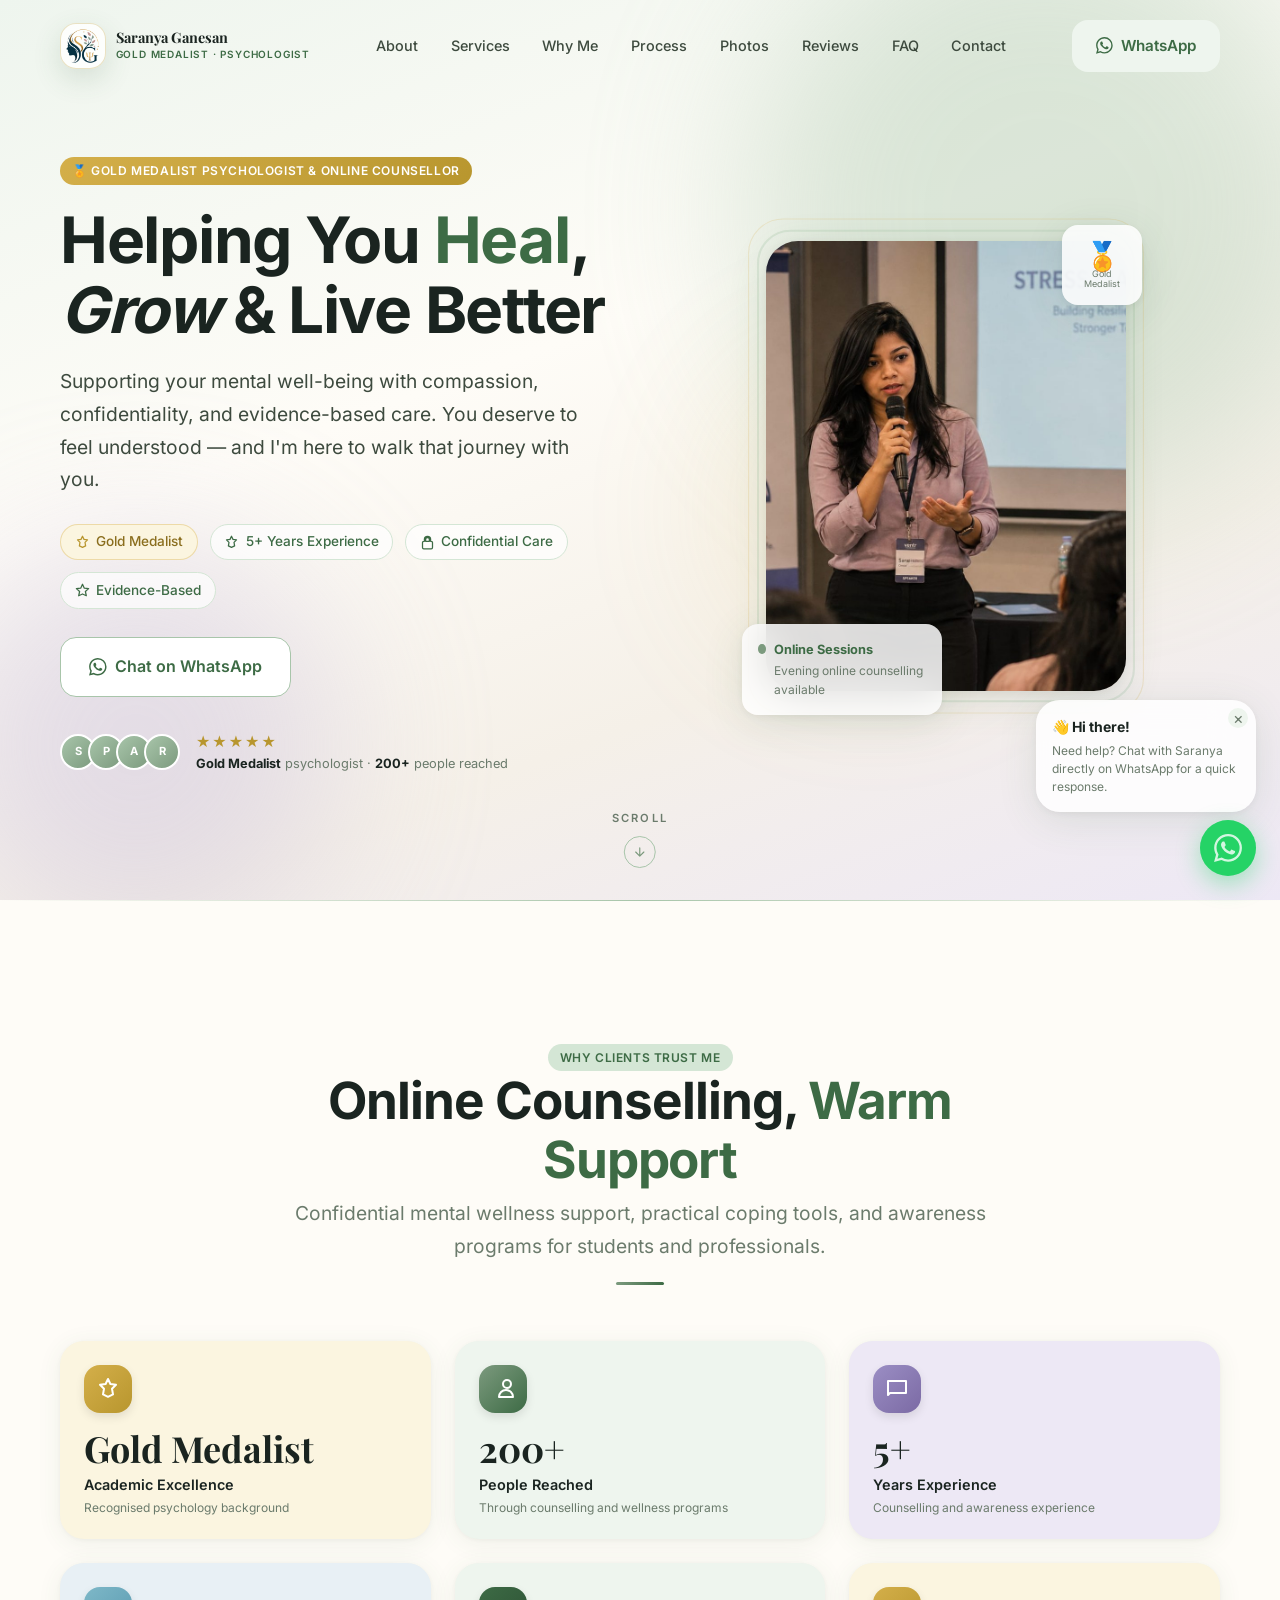
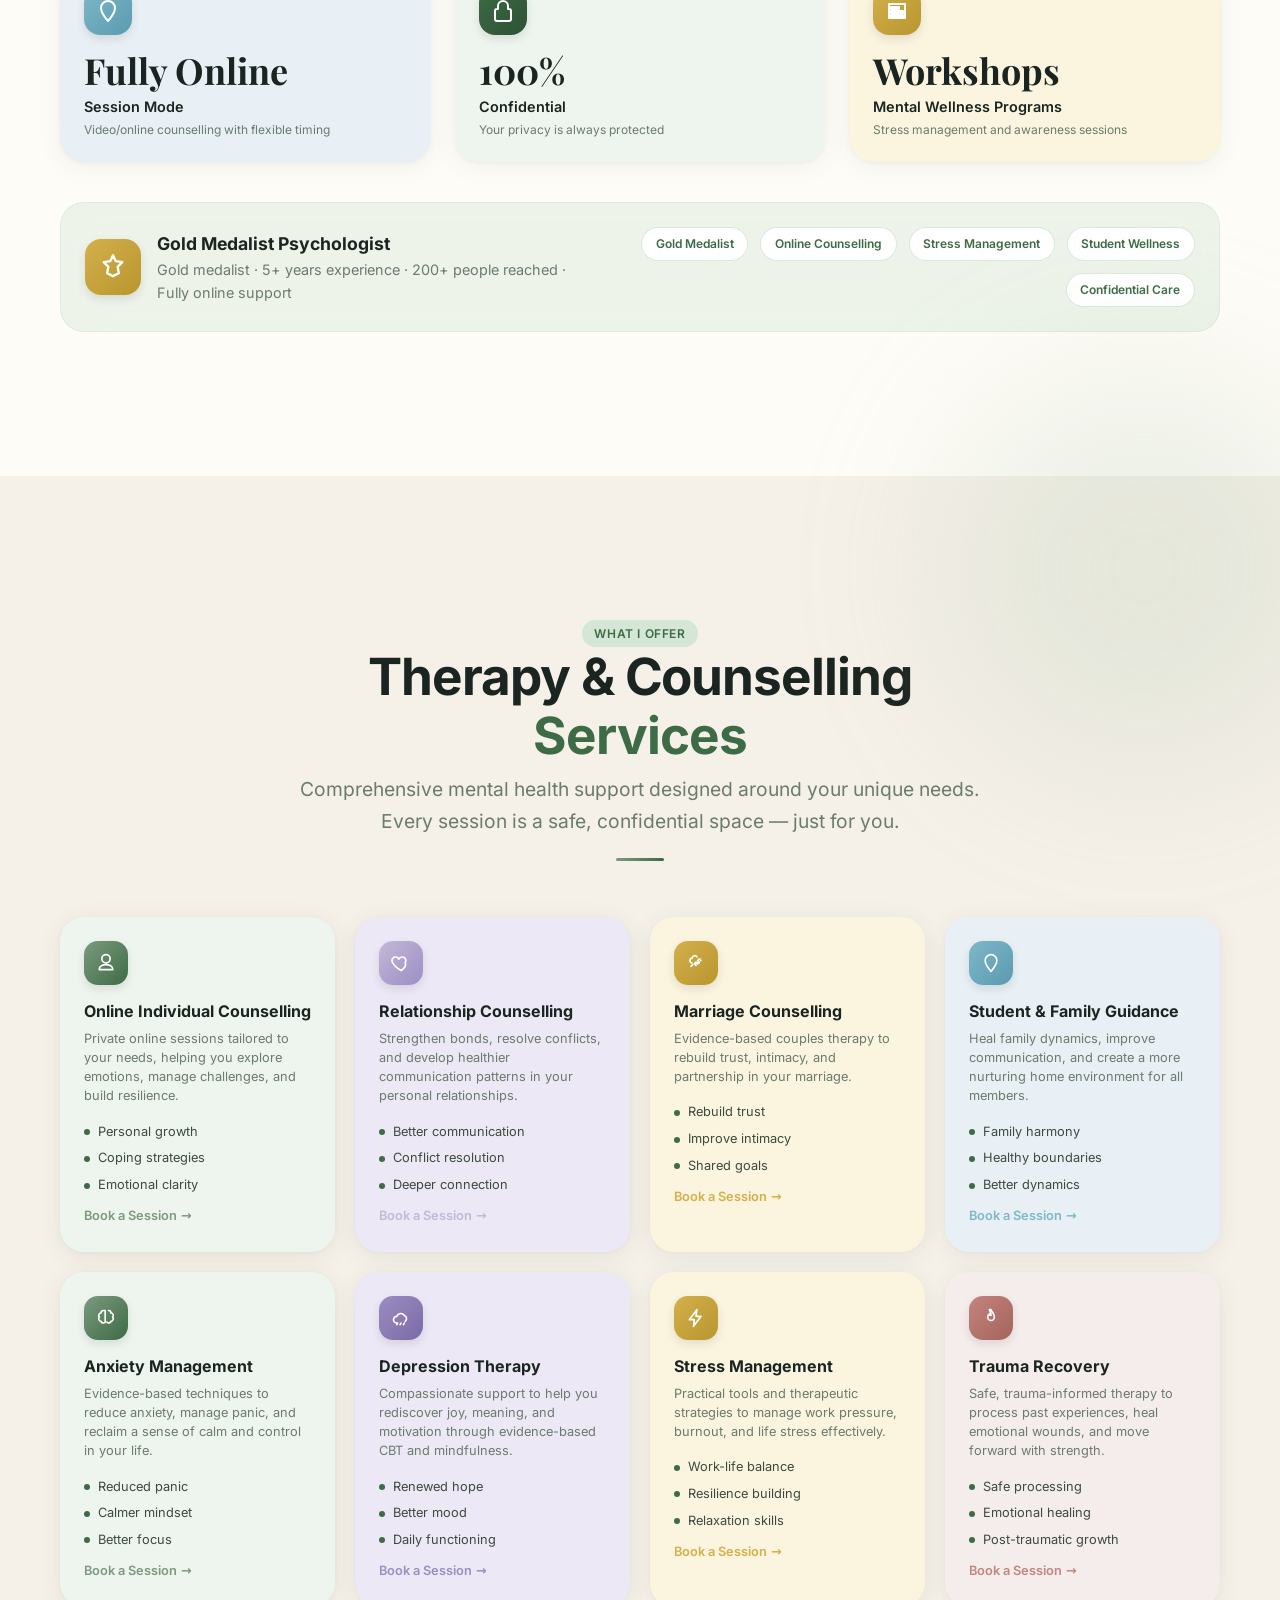
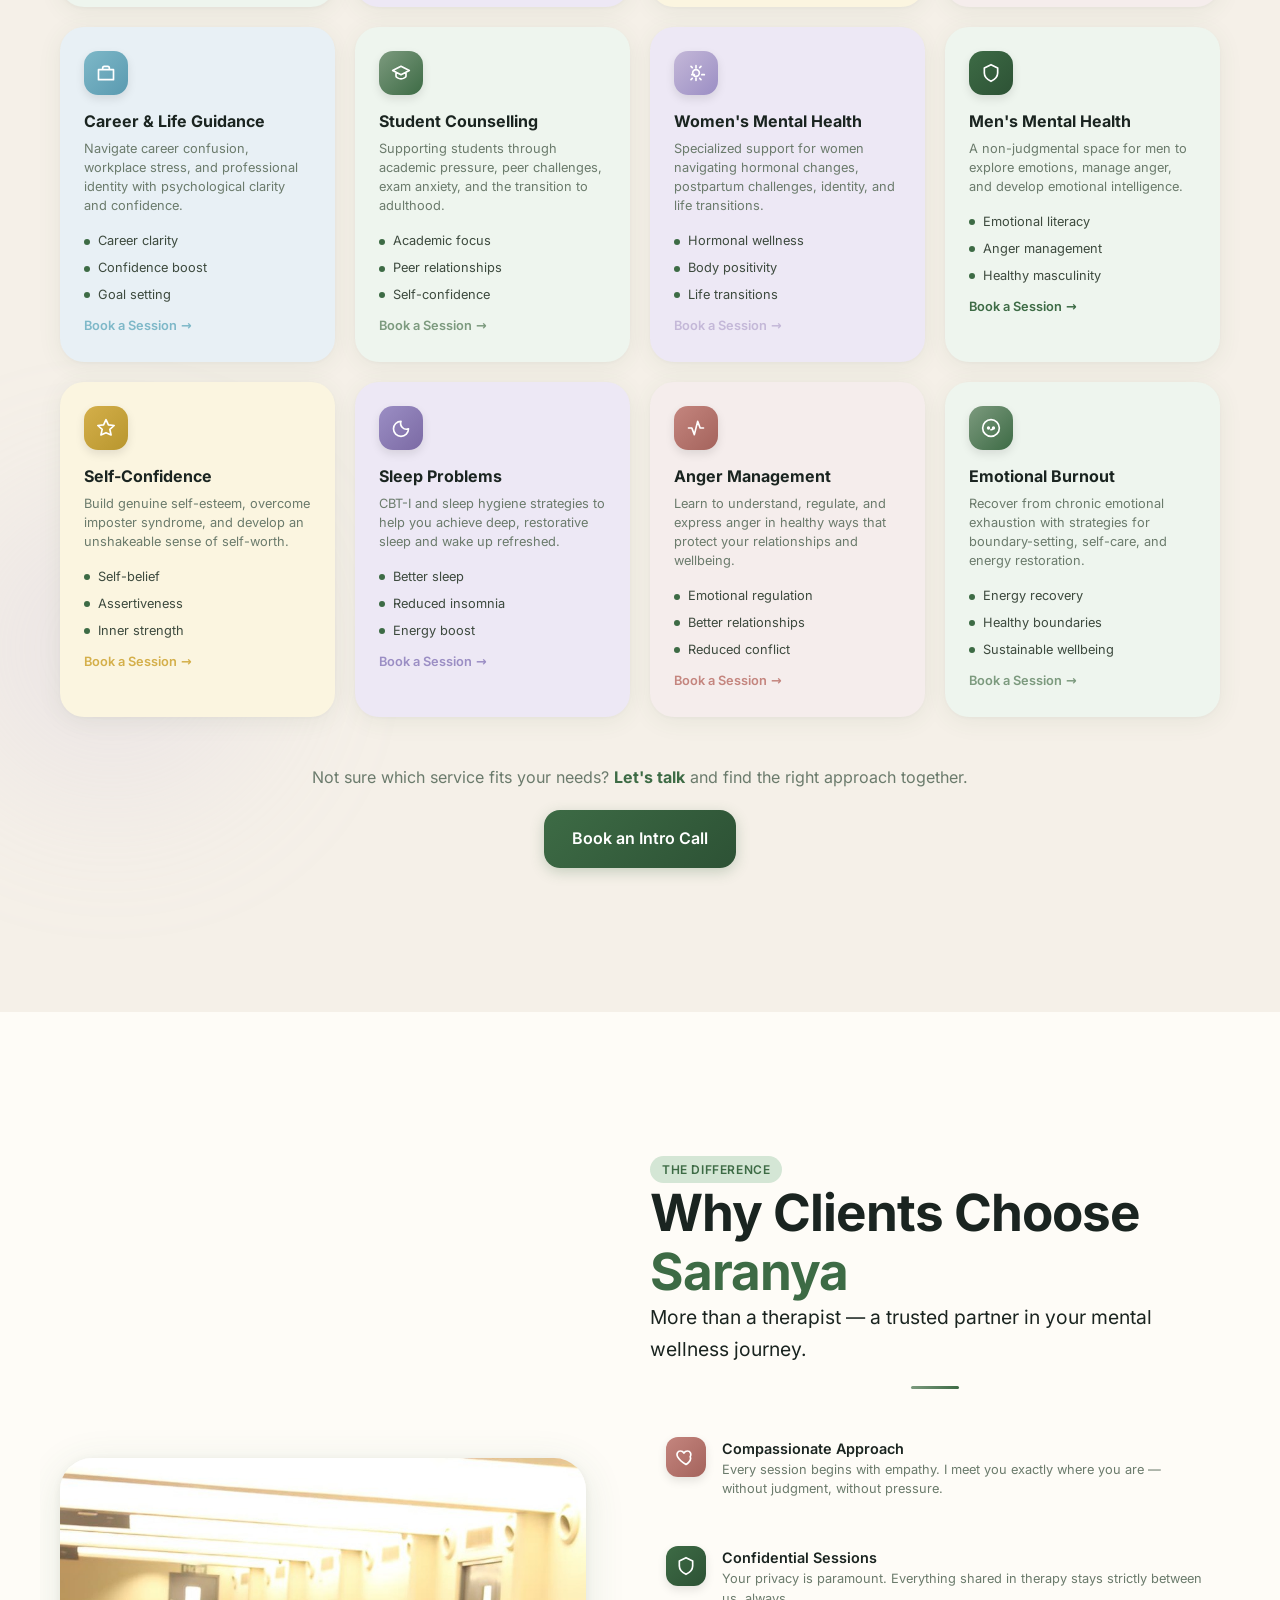
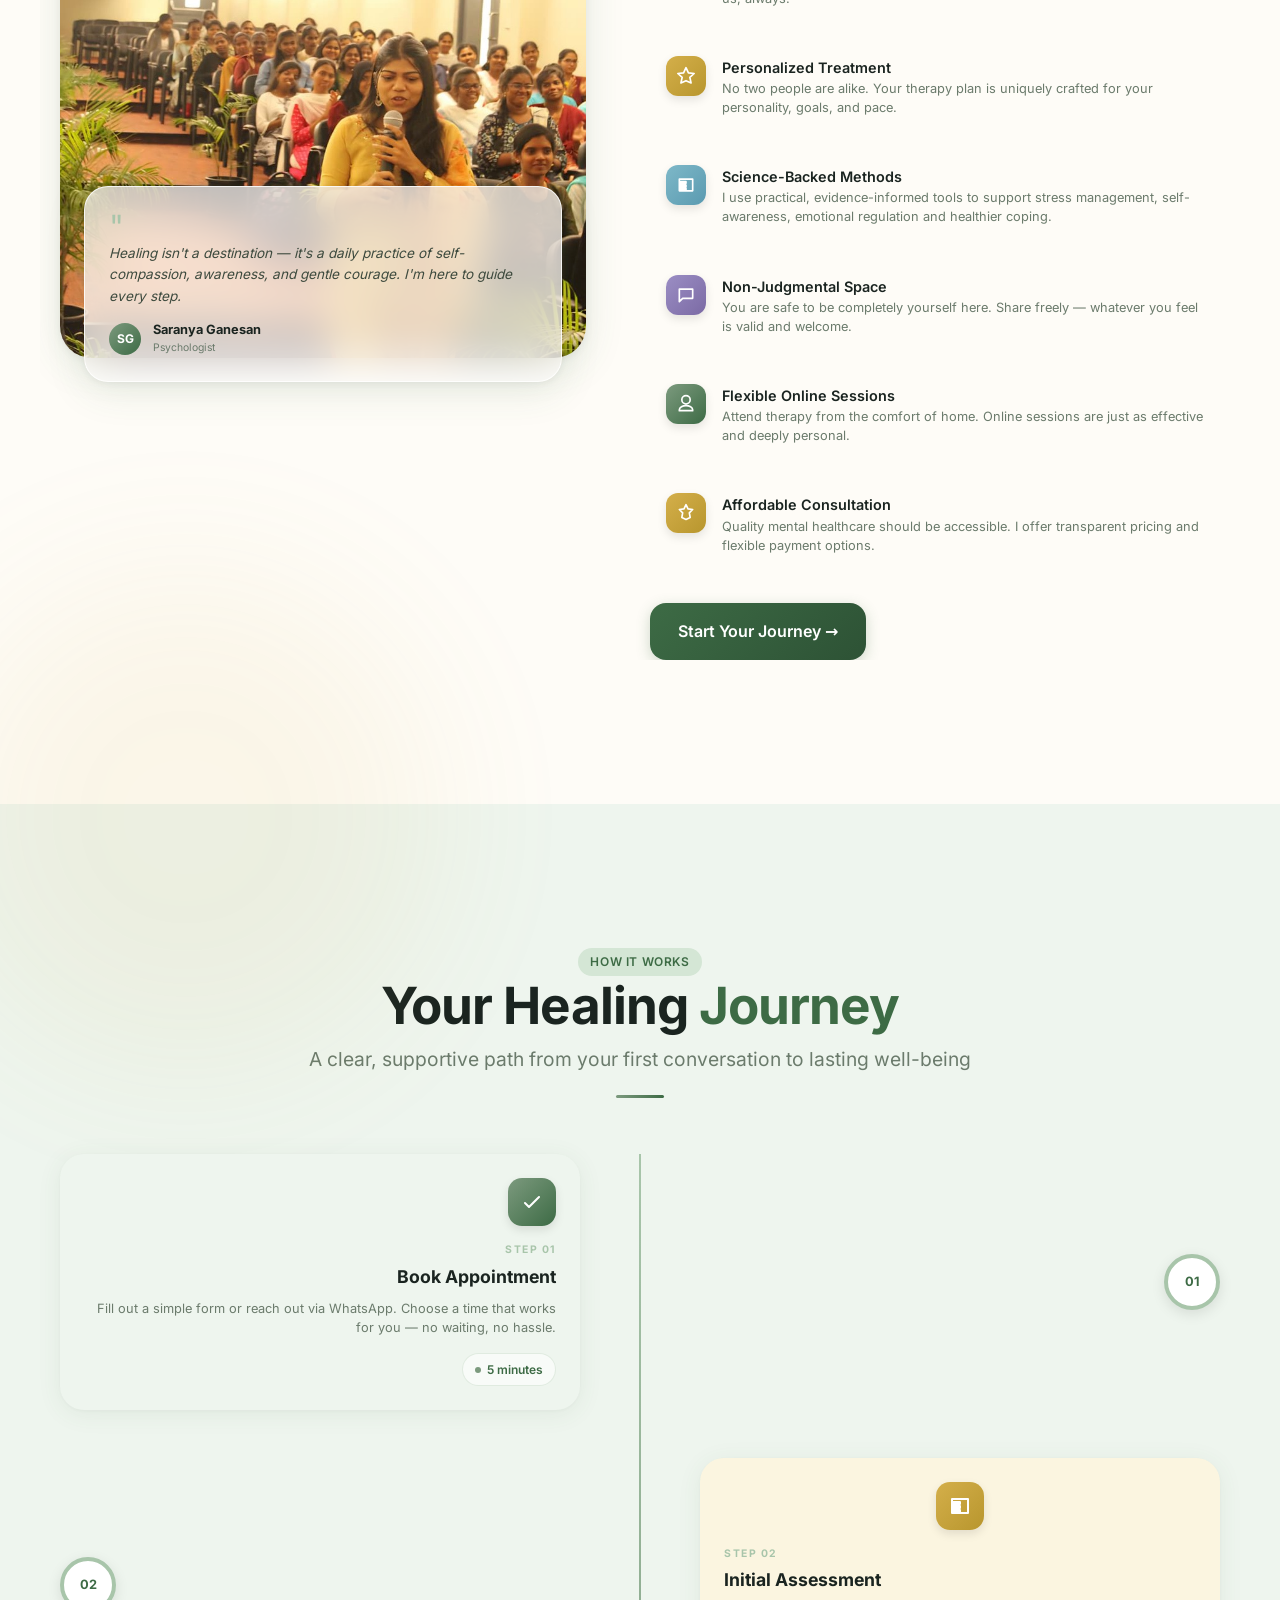
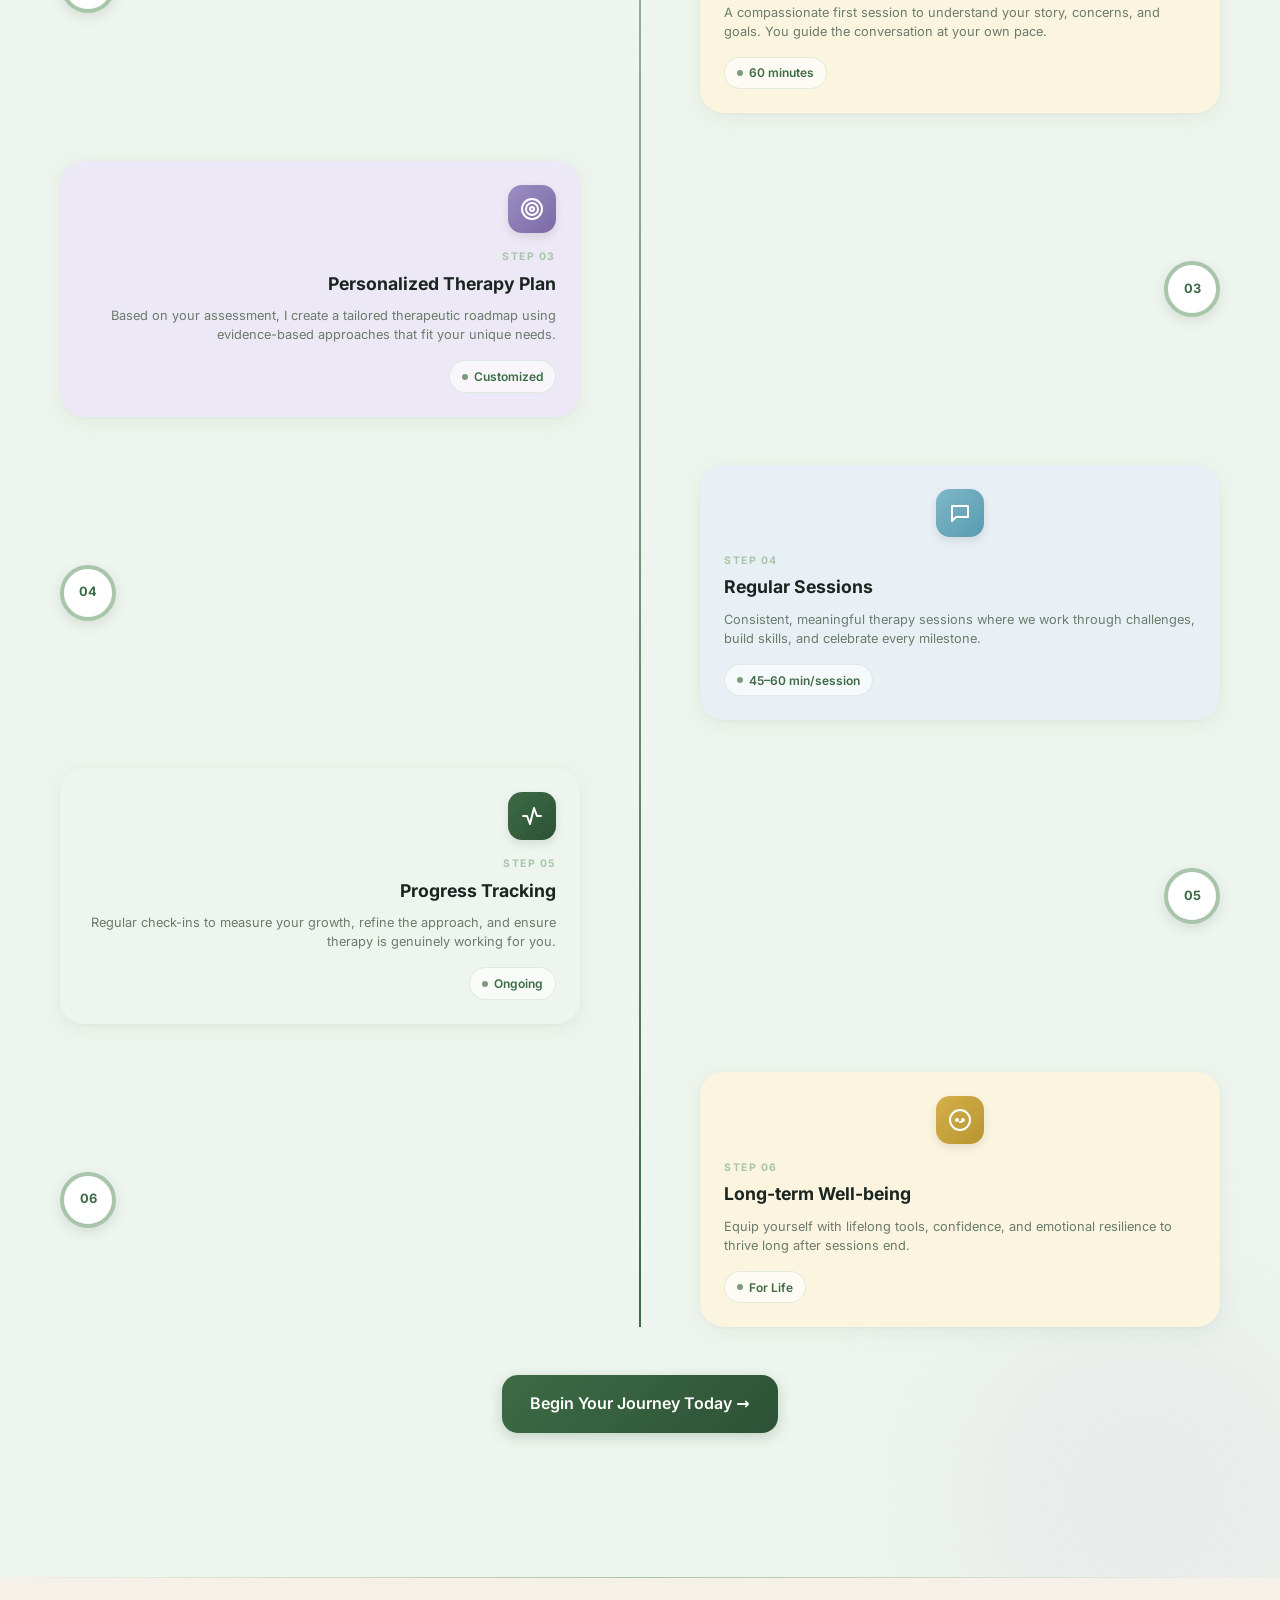
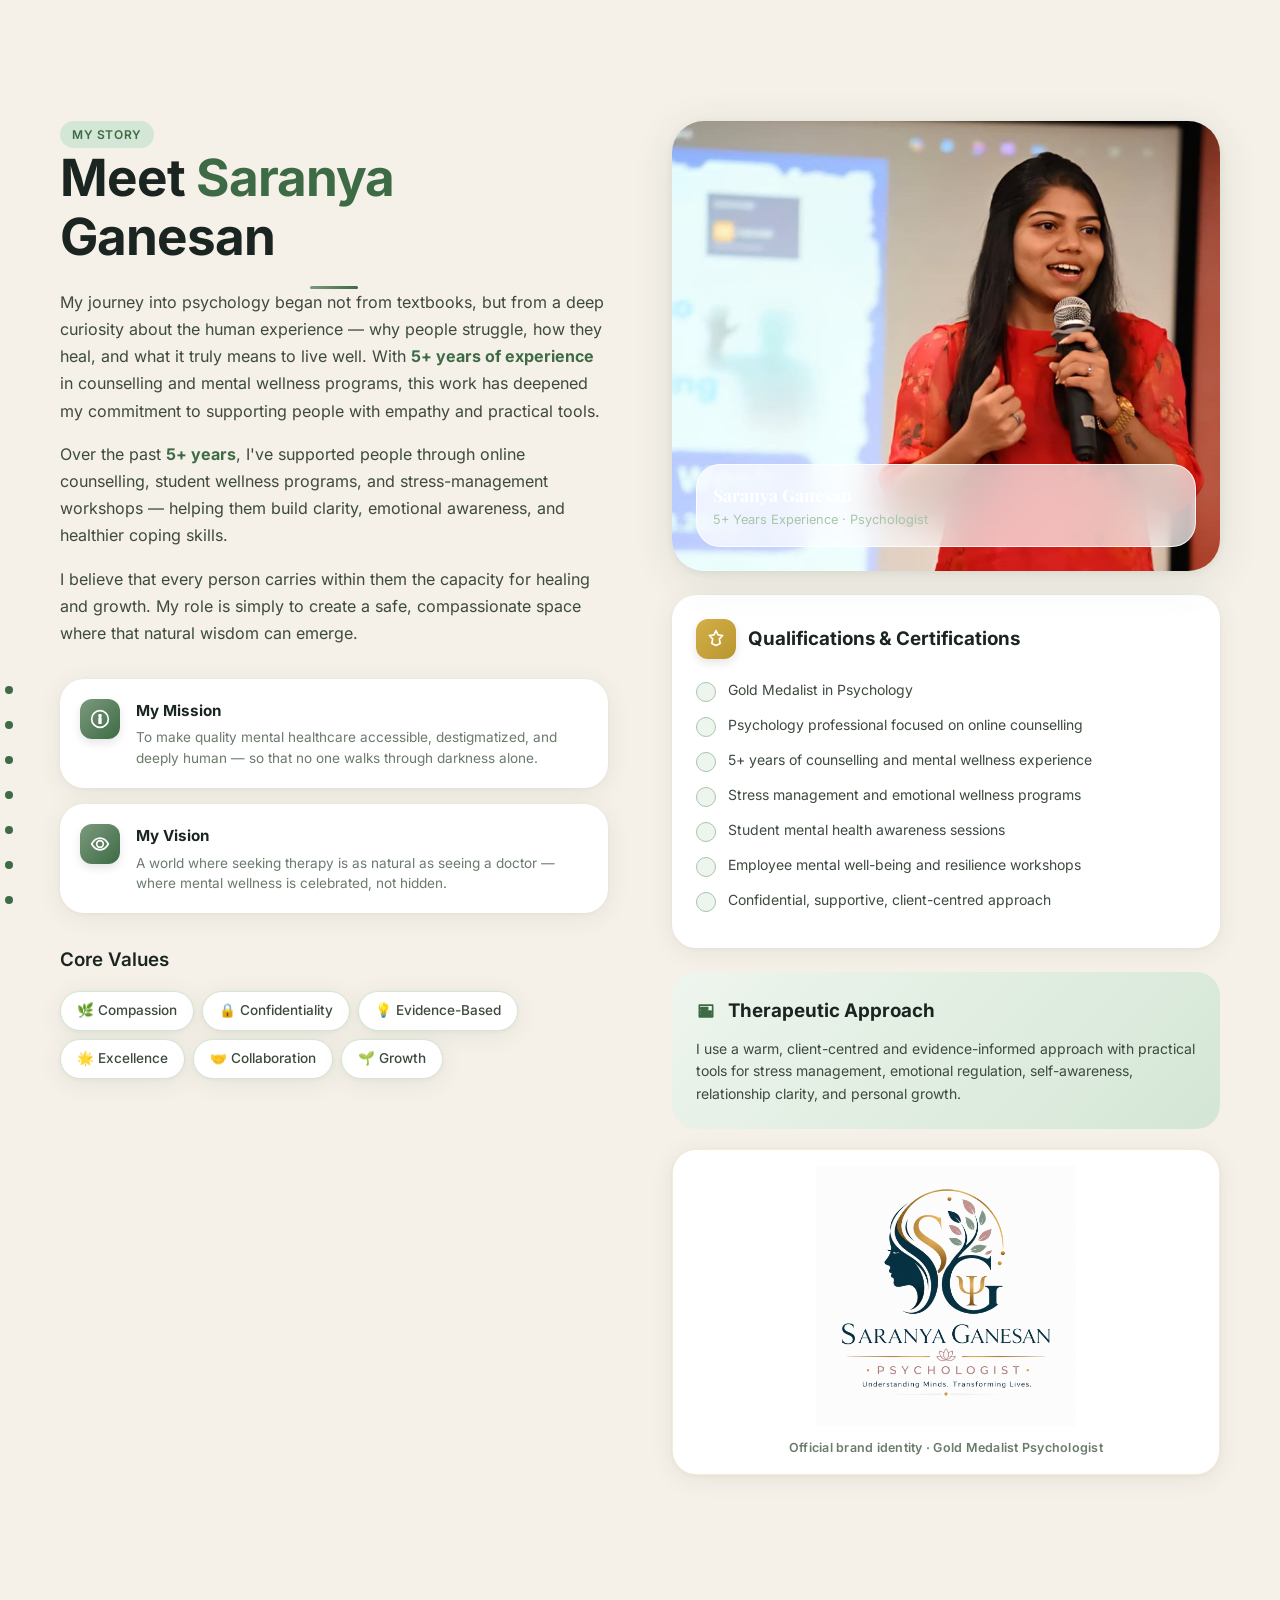
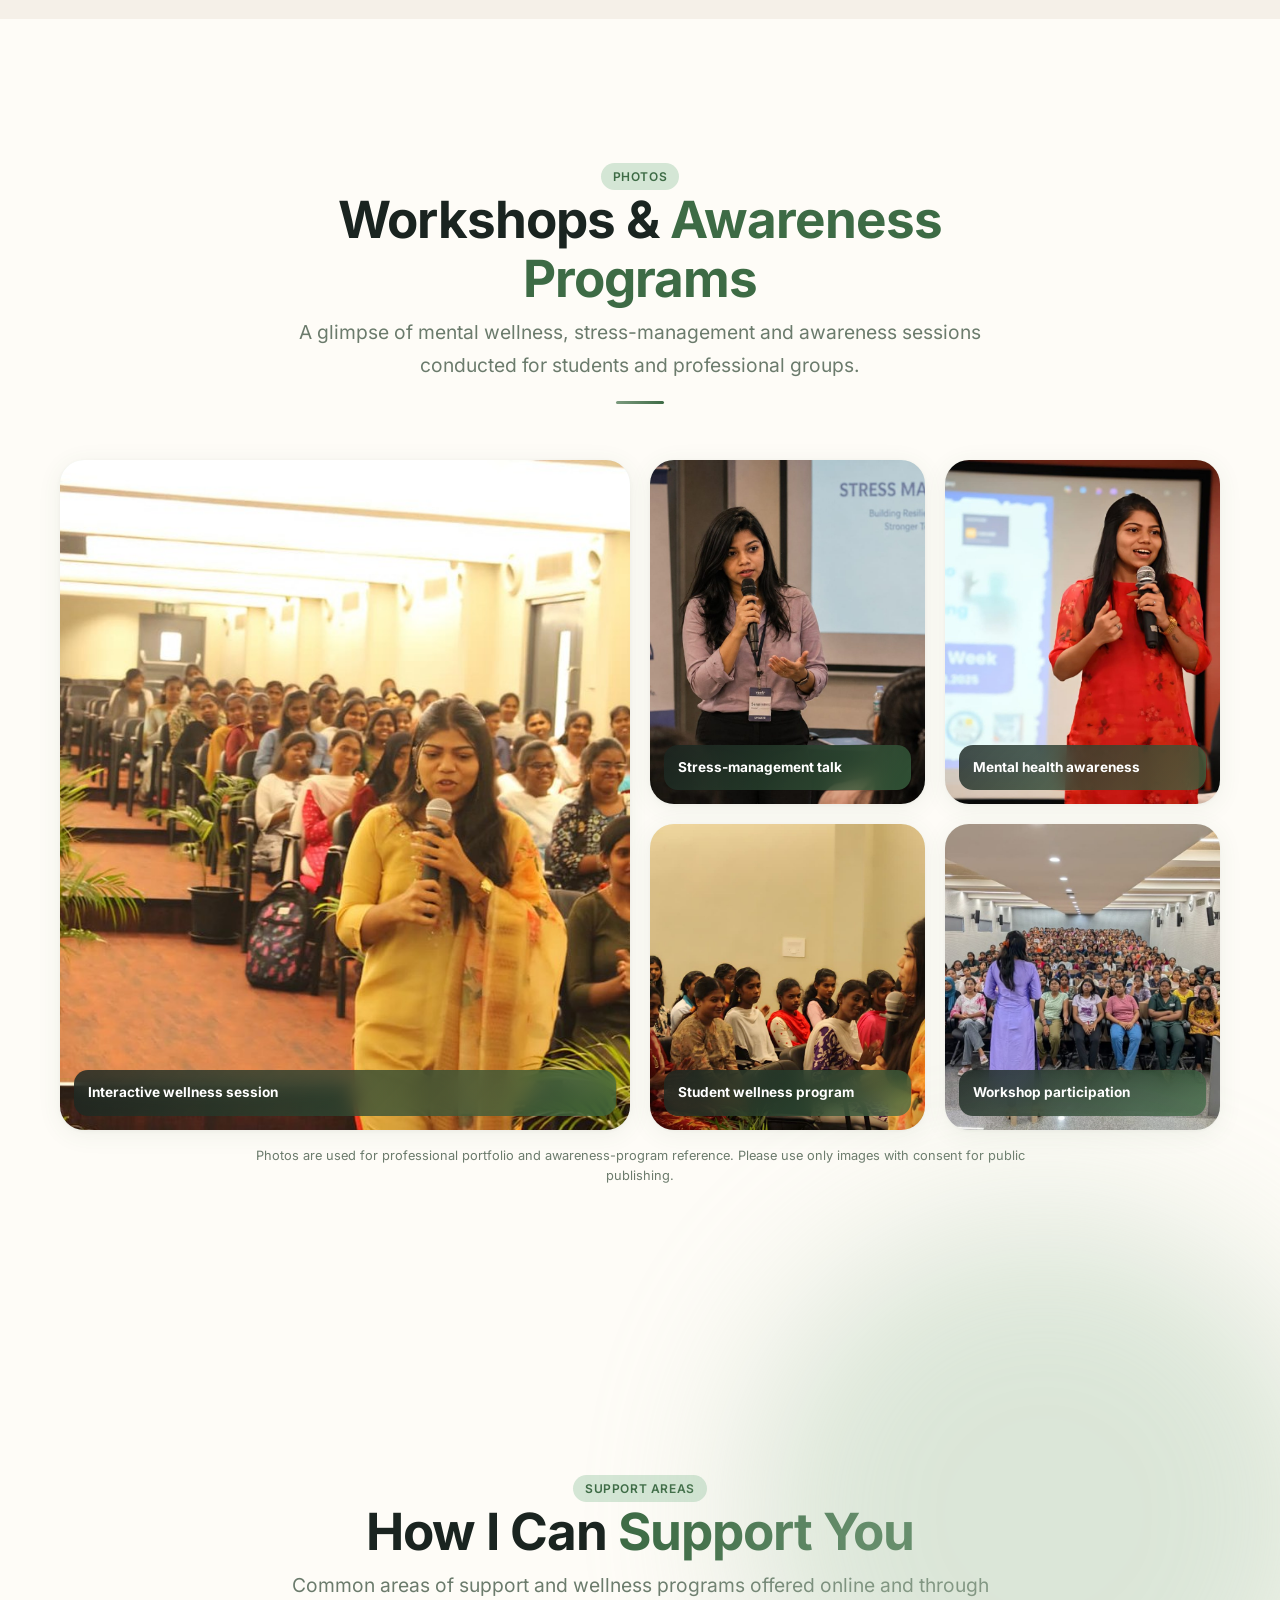
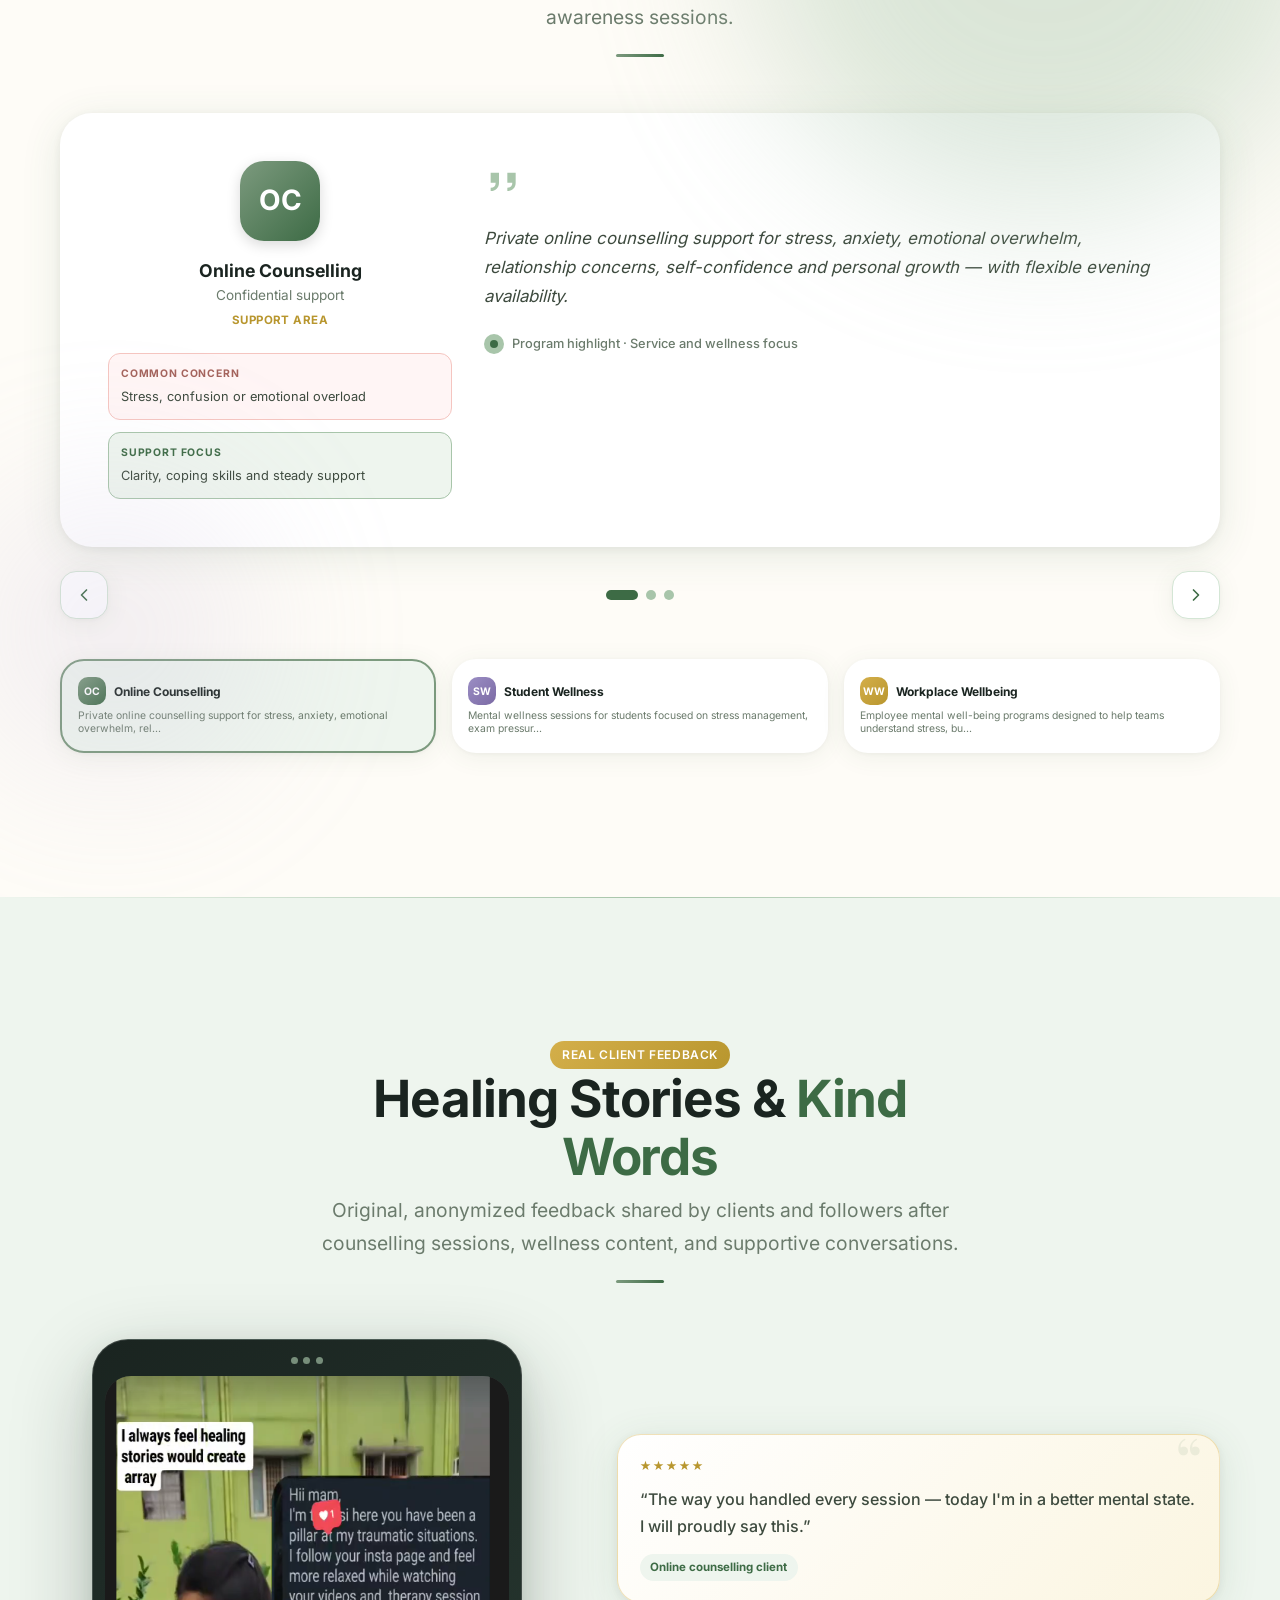
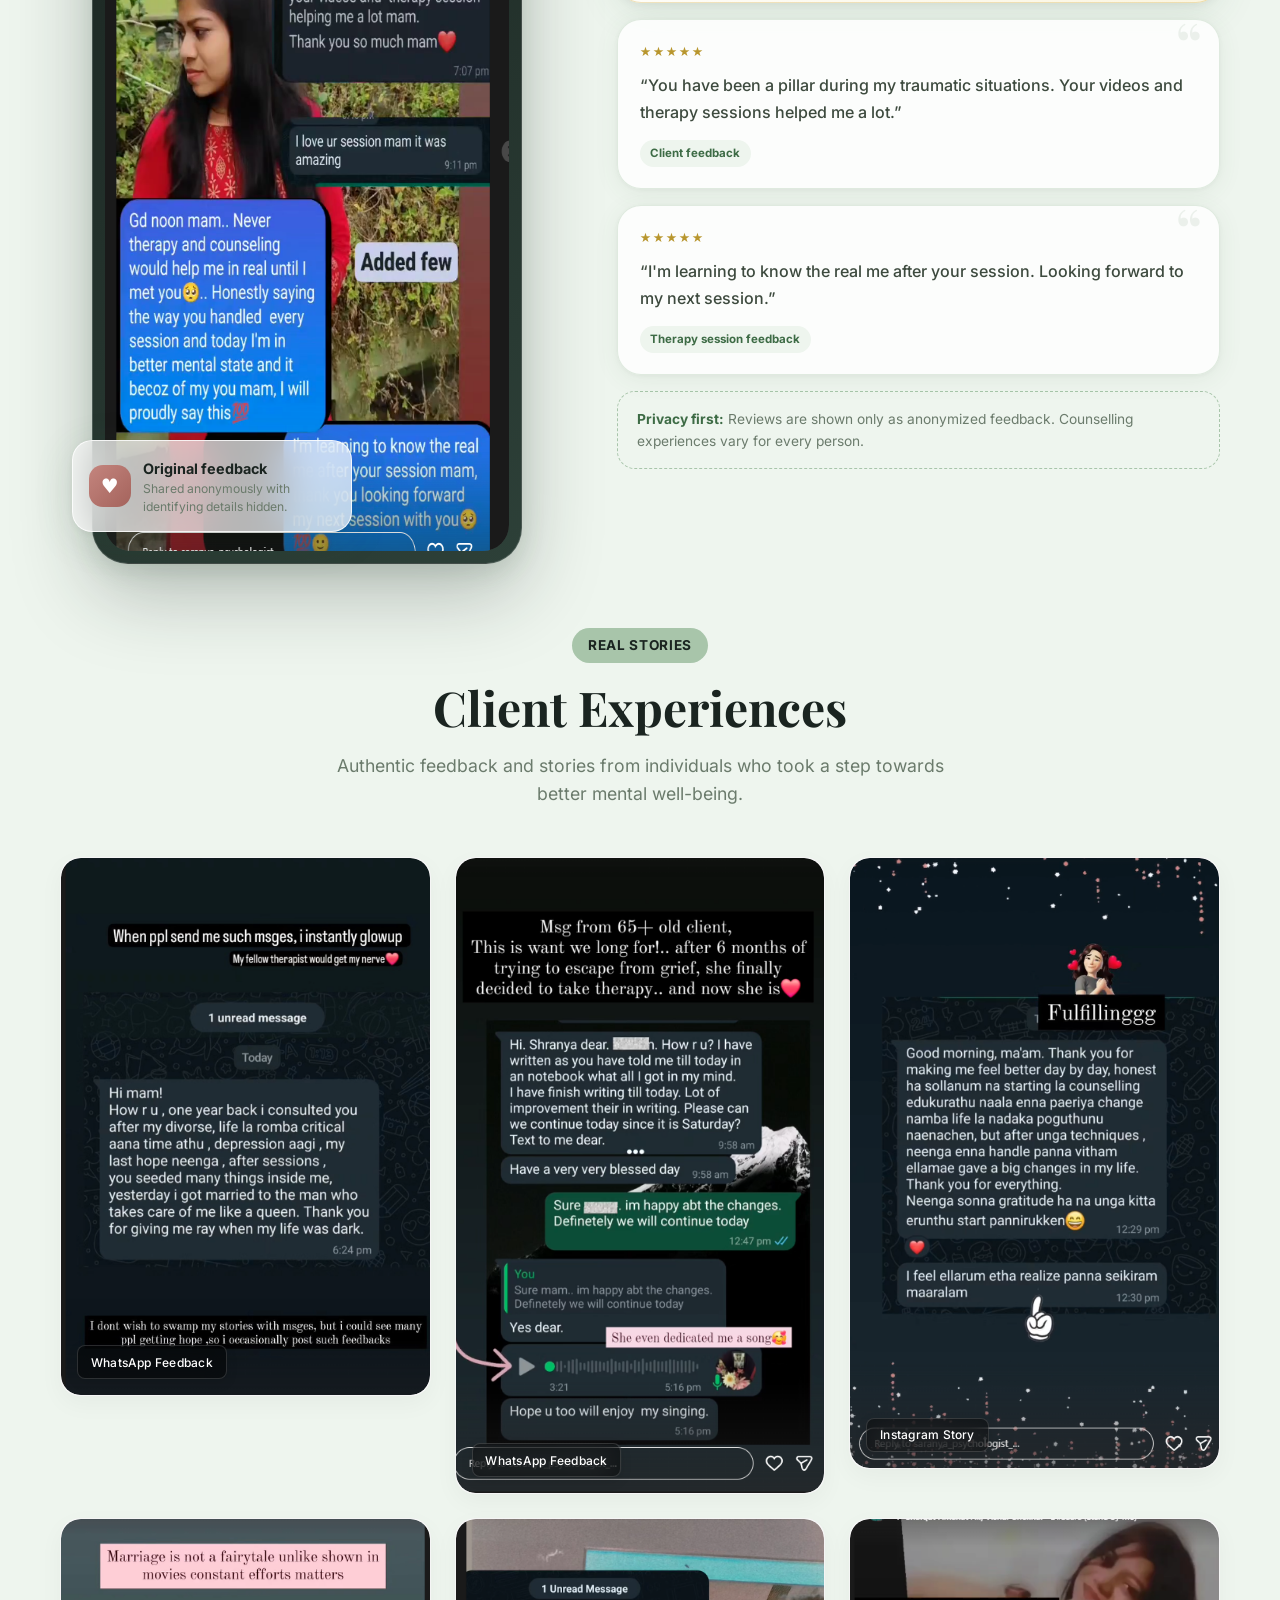
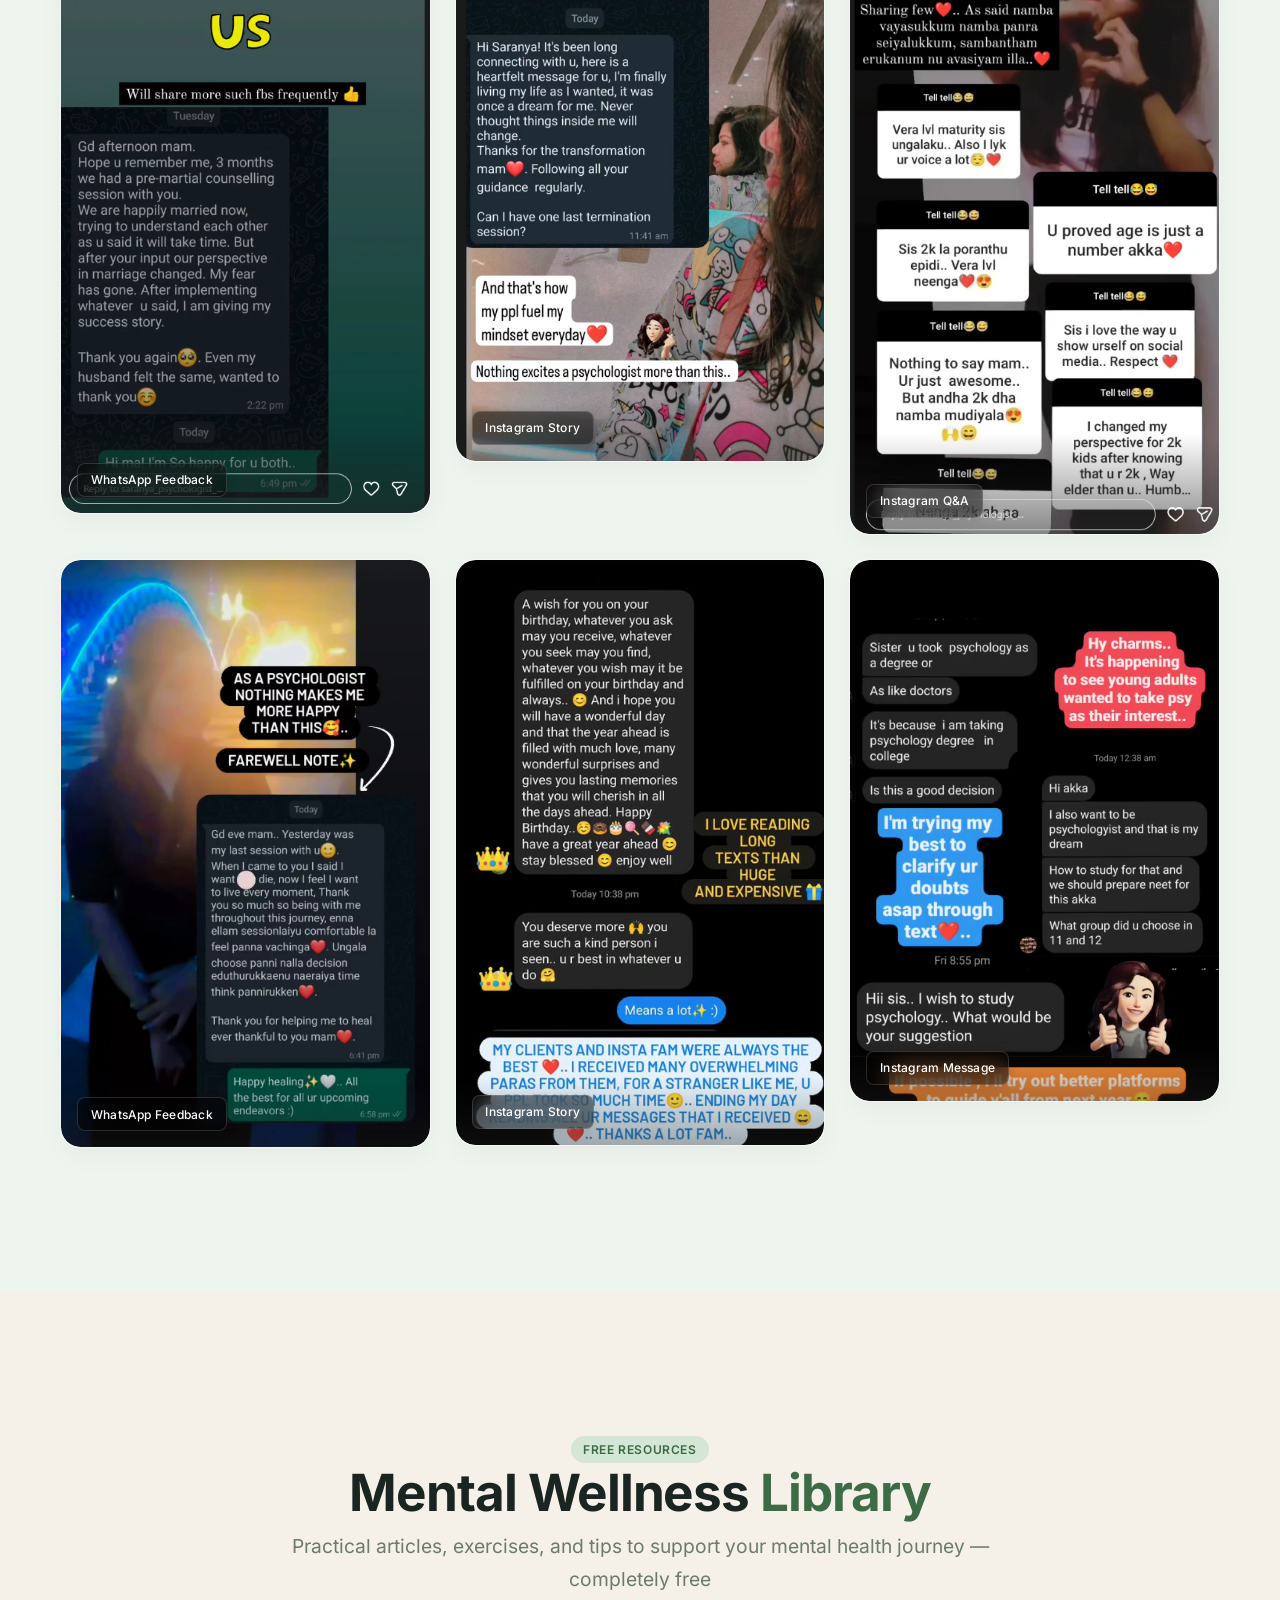
<file: index.html>
<!DOCTYPE html>
<html lang="en" class="scroll-smooth">
<head>
  <meta charset="UTF-8" />
  <meta name="viewport" content="width=device-width, initial-scale=1.0" />
  <title>Saranya Ganesan | Gold Medalist Online Psychologist in India</title>
  <meta name="description" content="Saranya Ganesan — Gold Medalist psychologist and online counsellor offering confidential mental wellness support for stress, anxiety, relationships, emotional wellbeing and personal growth across India." />
  <meta name="keywords" content="online psychologist India, online counsellor, online counselling, therapy, mental health, anxiety counselling, stress management, relationship counselling, Saranya Ganesan, mental wellness, student counselling, employee wellness, Tamil Nadu, Puducherry" />
  <meta name="author" content="Saranya Ganesan" />
  <meta name="robots" content="index, follow" />

  <!-- Open Graph -->
  <meta property="og:type" content="website" />
  <meta property="og:locale" content="en_IN" />
  <meta property="og:url" content="https://saranya-ganesan-psychologist.vercel.app" />
  <meta property="og:site_name" content="Saranya Ganesan | Psychologist" />
  <meta property="og:title" content="Saranya Ganesan | Gold Medalist Online Psychologist" />
  <meta property="og:description" content="Gold Medalist psychologist offering compassionate, confidential online counselling for stress, anxiety, relationships and personal growth." />
  <meta property="og:image" content="https://saranya-ganesan-psychologist.vercel.app/images/hero.jpg" />

  <!-- Twitter -->
  <meta name="twitter:card" content="summary_large_image" />
  <meta name="twitter:title" content="Saranya Ganesan | Gold Medalist Online Psychologist" />
  <meta name="twitter:description" content="Gold Medalist psychologist offering compassionate, confidential online counselling for stress, anxiety, relationships and personal growth." />
  <meta name="twitter:image" content="https://saranya-ganesan-psychologist.vercel.app/images/hero.jpg" />

  <link rel="canonical" href="https://saranya-ganesan-psychologist.vercel.app/" />
  <link rel="icon" type="image/png" href="images/saranya-logo-mark.png" />
  <link rel="apple-touch-icon" href="images/apple-touch-icon.png" />
  <link rel="stylesheet" href="fonts.css" />

  <link rel="stylesheet" href="styles.css" />

  <!-- Structured data -->
  <script type="application/ld+json">
  {
    "@context": "https://schema.org",
    "@type": "Psychologist",
    "name": "Saranya Ganesan",
    "description": "Psychologist and online counsellor offering confidential mental wellness support, stress management and online counselling.",
    "url": "https://saranya-ganesan-psychologist.vercel.app",
    "image": "https://saranya-ganesan-psychologist.vercel.app/images/hero.jpg",
    "logo": "https://saranya-ganesan-psychologist.vercel.app/images/saranya-logo-mark.png",
    "award": "Gold Medalist",
    "sameAs": ["https://www.instagram.com/saranya_psychologist_?igsh=M2xnZ2pkZG16MzY1"],
    "telephone": "+91-6383382948",
    "address": { "@type": "PostalAddress", "addressLocality": "Online", "addressRegion": "India", "addressCountry": "IN" },
    "openingHours": ["Mo-Fr 18:00-23:59"],
    "priceRange": "₹₹",
    "areaServed": "India",
    "serviceType": "Online counselling and mental wellness support",
    "makesOffer": [
      { "@type": "Offer", "itemOffered": { "@type": "Service", "name": "Individual Therapy" } },
      { "@type": "Offer", "itemOffered": { "@type": "Service", "name": "Relationship Counselling" } },
      { "@type": "Offer", "itemOffered": { "@type": "Service", "name": "Marriage Counselling" } },
      { "@type": "Offer", "itemOffered": { "@type": "Service", "name": "Online Therapy" } }
    ]
  }
  </script>
</head>
<body>
  <a href="#main-content" class="skip-link">Skip to main content</a>

  <!-- ============ NAVBAR ============ -->
  <header class="navbar" id="navbar">
    <div class="container nav-inner">
      <a href="#hero" class="brand" aria-label="Saranya Ganesan - Home">
        <div class="brand-logo brand-logo-img"><img src="images/saranya-logo-mark.png" alt="" width="64" height="64" /></div>
        <div>
          <div class="brand-name">Saranya Ganesan</div>
          <div class="brand-sub">Gold Medalist · Psychologist</div>
        </div>
      </a>

      <nav class="nav-links" aria-label="Main navigation">
        <a href="#about">About</a>
        <a href="#services">Services</a>
        <a href="#why-choose-me">Why Me</a>
        <a href="#process">Process</a>
        <a href="#gallery">Photos</a>
        <a href="#client-feedback">Reviews</a>
        <a href="#faq">FAQ</a>
        <a href="#contact">Contact</a>
      </nav>

      <div class="nav-cta">
        <a class="btn-wa" href="https://wa.me/916383382948?text=Hello%20Saranya%2C%20I%27d%20like%20to%20book%20a%20consultation." target="_blank" rel="noopener noreferrer" aria-label="Chat on WhatsApp">
          <svg class="ic" viewBox="0 0 24 24" aria-hidden="true"><path d="M17.472 14.382c-.297-.149-1.758-.867-2.03-.967-.273-.099-.471-.148-.67.15-.197.297-.767.966-.94 1.164-.173.199-.347.223-.644.075-.297-.15-1.255-.463-2.39-1.475-.883-.788-1.48-1.761-1.653-2.059-.173-.297-.018-.458.13-.606.134-.133.298-.347.446-.52.149-.174.198-.298.298-.497.099-.198.05-.371-.025-.52-.075-.149-.669-1.612-.916-2.207-.242-.579-.487-.5-.669-.51-.173-.008-.371-.01-.57-.01-.198 0-.52.074-.792.372-.272.297-1.04 1.016-1.04 2.479 0 1.462 1.065 2.875 1.213 3.074.149.198 2.096 3.2 5.077 4.487.709.306 1.262.489 1.694.625.712.227 1.36.195 1.871.118.571-.085 1.758-.719 2.006-1.413.248-.694.248-1.289.173-1.413-.074-.124-.272-.198-.57-.347m-5.421 7.403h-.004a9.87 9.87 0 01-5.031-1.378l-.361-.214-3.741.982.998-3.648-.235-.374a9.86 9.86 0 01-1.51-5.26c.001-5.45 4.436-9.884 9.888-9.884 2.64 0 5.122 1.03 6.988 2.898a9.825 9.825 0 012.893 6.994c-.003 5.45-4.437 9.884-9.885 9.884m8.413-18.297A11.815 11.815 0 0012.05 0C5.495 0 .16 5.335.157 11.892c0 2.096.547 4.142 1.588 5.945L.057 24l6.305-1.654a11.882 11.882 0 005.683 1.448h.005c6.554 0 11.89-5.335 11.893-11.893a11.821 11.821 0 00-3.48-8.413Z"/></svg>
          WhatsApp
        </a>
        
      </div>

      <button class="nav-toggle" id="navToggle" aria-label="Open menu" aria-expanded="false" aria-controls="mobileMenu">
        <svg class="ic ic-menu" viewBox="0 0 24 24" aria-hidden="true"><path d="M4 6h16M4 12h16M4 18h16"/></svg>
        <svg class="ic ic-close" viewBox="0 0 24 24" aria-hidden="true"><path d="M6 6l12 12M18 6L6 18"/></svg>
      </button>
    </div>
  </header>

  <!-- Mobile menu -->
  <div class="mobile-menu" id="mobileMenu" role="navigation" aria-label="Mobile navigation" hidden>
    <nav class="mobile-nav">
      <a href="#about">About</a>
      <a href="#services">Services</a>
      <a href="#why-choose-me">Why Me</a>
      <a href="#process">Process</a>
      <a href="#gallery">Photos</a>
      <a href="#client-feedback">Reviews</a>
      <a href="#faq">FAQ</a>
      <a href="#contact">Contact</a>
    </nav>
    <div class="mobile-cta">
      <a class="btn-wa" href="https://wa.me/916383382948?text=Hello%20Saranya%2C%20I%27d%20like%20to%20book%20a%20consultation." target="_blank" rel="noopener noreferrer">Chat on WhatsApp</a>
      
    </div>
  </div>

  <main id="main-content">
    <!-- ============ HERO ============ -->
    <section id="hero" class="hero gradient-hero" aria-label="Welcome - Hero Section">
      <div class="blob blob-1" aria-hidden="true"></div>
      <div class="blob blob-2" aria-hidden="true"></div>
      <div class="blob blob-3" aria-hidden="true"></div>

      <div class="container hero-grid">
        <div class="hero-left">
          <span class="badge-gold">🏅 Gold Medalist Psychologist & Online Counsellor</span>
          <h1 class="heading-display">Helping You <span class="hl">Heal</span>, <em> Grow</em> &amp; Live Better</h1>
          <p class="body-large">Supporting your mental well-being with compassion, confidentiality, and evidence-based care. You deserve to feel understood — and I'm here to walk that journey with you.</p>

          <div class="trust-badges">
            <div class="trust-badge gold-medal"><svg class="ic" viewBox="0 0 24 24" aria-hidden="true"><path d="M12 2l2.4 5 5.6.8-4 4 1 5.6L12 19.8 7 17.4l1-5.6-4-4 5.6-.8z"/></svg> Gold Medalist</div>
            <div class="trust-badge"><svg class="ic" viewBox="0 0 24 24" aria-hidden="true"><path d="M12 2l2.4 5 5.6.8-4 4 1 5.6L12 19.8 7 17.4l1-5.6-4-4 5.6-.8z"/></svg> 5+ Years Experience</div>
            <div class="trust-badge"><svg class="ic" viewBox="0 0 24 24" aria-hidden="true"><path d="M12 2a5 5 0 0 0-5 5v3H6a2 2 0 0 0-2 2v8a2 2 0 0 0 2 2h12a2 2 0 0 0 2-2v-8a2 2 0 0 0-2-2h-1V7a5 5 0 0 0-5-5zm-3 8V7a3 3 0 0 1 6 0v3z"/></svg> Confidential Care</div>
            <div class="trust-badge"><svg class="ic" viewBox="0 0 24 24" aria-hidden="true"><path d="M12 2l2.9 6.3 6.9.7-5.2 4.6 1.5 6.8L12 17.6 5.9 20.4l1.5-6.8L2.2 9l6.9-.7z"/></svg> Evidence-Based</div>
          </div>

          <div class="hero-actions">
            
            <a class="btn-outline btn-lg" href="https://wa.me/916383382948?text=Hello%20Saranya%2C%20I%27d%20like%20to%20schedule%20a%20consultation." target="_blank" rel="noopener noreferrer">
              <svg class="ic" viewBox="0 0 24 24" aria-hidden="true"><path d="M17.472 14.382c-.297-.149-1.758-.867-2.03-.967-.273-.099-.471-.148-.67.15-.197.297-.767.966-.94 1.164-.173.199-.347.223-.644.075-.297-.15-1.255-.463-2.39-1.475-.883-.788-1.48-1.761-1.653-2.059-.173-.297-.018-.458.13-.606.134-.133.298-.347.446-.52.149-.174.198-.298.298-.497.099-.198.05-.371-.025-.52-.075-.149-.669-1.612-.916-2.207-.242-.579-.487-.5-.669-.51-.173-.008-.371-.01-.57-.01-.198 0-.52.074-.792.372-.272.297-1.04 1.016-1.04 2.479 0 1.462 1.065 2.875 1.213 3.074.149.198 2.096 3.2 5.077 4.487.709.306 1.262.489 1.694.625.712.227 1.36.195 1.871.118.571-.085 1.758-.719 2.006-1.413.248-.694.248-1.289.173-1.413-.074-.124-.272-.198-.57-.347m-5.421 7.403h-.004a9.87 9.87 0 01-5.031-1.378l-.361-.214-3.741.982.998-3.648-.235-.374a9.86 9.86 0 01-1.51-5.26c.001-5.45 4.436-9.884 9.888-9.884 2.64 0 5.122 1.03 6.988 2.898a9.825 9.825 0 012.893 6.994c-.003 5.45-4.437 9.884-9.885 9.884m8.413-18.297A11.815 11.815 0 0012.05 0C5.495 0 .16 5.335.157 11.892c0 2.096.547 4.142 1.588 5.945L.057 24l6.305-1.654a11.882 11.882 0 005.683 1.448h.005c6.554 0 11.89-5.335 11.893-11.893a11.821 11.821 0 00-3.48-8.413Z"/></svg>
              Chat on WhatsApp
            </a>
          </div>

          <div class="social-proof">
            <div class="avatars"><span>S</span><span>P</span><span>A</span><span>R</span></div>
            <div>
              <div class="stars" aria-hidden="true">★★★★★</div>
              <p><strong>Gold Medalist</strong> psychologist · <strong>200+</strong> people reached</p>
            </div>
          </div>
        </div>

        <div class="hero-right">
          <div class="portrait">
            <div class="ring ring-1" aria-hidden="true"></div>
            <div class="ring ring-2" aria-hidden="true"></div>
            <img src="images/hero.jpg" alt="Saranya Ganesan speaking at a mental wellness and stress management program" width="800" height="1000" loading="eager" />
            <div class="float-card float-card-1">
              <span class="dot"></span>
              <div><strong>Online Sessions</strong><p>Evening online counselling available</p></div>
            </div>
            <div class="float-card float-card-2"><span class="exp-num">🏅</span><span class="exp-lbl">Gold<br/>Medalist</span></div>
          </div>
        </div>
      </div>

      <div class="scroll-indicator" aria-hidden="true"><span>Scroll</span><div class="scroll-circle"><svg class="ic" viewBox="0 0 24 24"><path d="M12 5v14M5 12l7 7 7-7"/></svg></div></div>
    </section>

    <!-- ============ TRUST / STATS ============ -->
    <section id="trust" class="section section-padding" aria-labelledby="trust-heading">
      <div class="divider-top" aria-hidden="true"></div>
      <div class="container">
        <div class="section-head" data-reveal>
          <span class="badge-sage">Why Clients Trust Me</span>
          <h2 id="trust-heading" class="heading-large">Online Counselling, <span class="hl">Warm Support</span></h2>
          <p class="body-large">Confidential mental wellness support, practical coping tools, and awareness programs for students and professionals.</p>
          <div class="divider-sage"></div>
        </div>

        <div class="stats-grid">
          <div class="stat-card bg-gold" data-reveal>
            <div class="stat-icon grad-gold"><svg class="ic" viewBox="0 0 24 24" aria-hidden="true"><path d="M12 2l2.4 5 5.6.8-4 4 1 5.6L12 19.8 7 17.4l1-5.6-4-4 5.6-.8z"/></svg></div>
            <div class="stat-num"><span>Gold Medalist</span></div>
            <div class="stat-label">Academic Excellence</div>
            <div class="stat-desc">Recognised psychology background</div>
          </div>
          <div class="stat-card bg-sage" data-reveal>
            <div class="stat-icon grad-sage"><svg class="ic" viewBox="0 0 24 24" aria-hidden="true"><path d="M16 11a4 4 0 1 0-4-4 4 4 0 0 0 4 4zm-8 9a7 7 0 0 1 14 0z"/></svg></div>
            <div class="stat-num"><span data-count="200" data-suffix="+">0</span></div>
            <div class="stat-label">People Reached</div>
            <div class="stat-desc">Through counselling and wellness programs</div>
          </div>
          <div class="stat-card bg-lav" data-reveal>
            <div class="stat-icon grad-lav"><svg class="ic" viewBox="0 0 24 24" aria-hidden="true"><path d="M3 4h18v12H5l-2 2z"/></svg></div>
            <div class="stat-num"><span data-count="5" data-suffix="+">0</span></div>
            <div class="stat-label">Years Experience</div>
            <div class="stat-desc">Counselling and awareness experience</div>
          </div>
          <div class="stat-card bg-blue" data-reveal>
            <div class="stat-icon grad-blue"><svg class="ic" viewBox="0 0 24 24" aria-hidden="true"><path d="M12 2a7 7 0 0 0-7 7c0 5 7 13 7 13s7-8 7-13a7 7 0 0 0-7-7z"/></svg></div>
            <div class="stat-num"><span>Fully Online</span></div>
            <div class="stat-label">Session Mode</div>
            <div class="stat-desc">Video/online counselling with flexible timing</div>
          </div>
          <div class="stat-card bg-sage2" data-reveal>
            <div class="stat-icon grad-forest"><svg class="ic" viewBox="0 0 24 24" aria-hidden="true"><path d="M12 2a5 5 0 0 0-5 5v3H6a2 2 0 0 0-2 2v8a2 2 0 0 0 2 2h12a2 2 0 0 0 2-2v-8a2 2 0 0 0-2-2h-1V7a5 5 0 0 0-5-5z"/></svg></div>
            <div class="stat-num"><span>100%</span></div>
            <div class="stat-label">Confidential</div>
            <div class="stat-desc">Your privacy is always protected</div>
          </div>
          <div class="stat-card bg-gold2" data-reveal>
            <div class="stat-icon grad-gold"><svg class="ic" viewBox="0 0 24 24" aria-hidden="true"><path d="M4 5h16v14H4zM6 8h8v2H6zm0 4h12v2H6zm0 4h12v2H6z"/></svg></div>
            <div class="stat-num"><span>Workshops</span></div>
            <div class="stat-label">Mental Wellness Programs</div>
            <div class="stat-desc">Stress management and awareness sessions</div>
          </div>
        </div>

        <div class="cert-banner glass-sage" data-reveal>
          <div class="cert-left">
            <div class="cert-badge grad-gold"><svg class="ic" viewBox="0 0 24 24" aria-hidden="true"><path d="M12 2l2.4 5 5.6.8-4 4 1 5.6L12 19.8 7 17.4l1-5.6-4-4 5.6-.8z"/></svg></div>
            <div><div class="cert-title">Gold Medalist Psychologist</div><div class="cert-sub">Gold medalist · 5+ years experience · 200+ people reached · Fully online support</div></div>
          </div>
          <div class="cert-tags">
            <span>Gold Medalist</span><span>Online Counselling</span><span>Stress Management</span><span>Student Wellness</span><span>Confidential Care</span>
          </div>
        </div>
      </div>
    </section>

    <!-- ============ SERVICES ============ -->
    <section id="services" class="section section-padding bg-beige" aria-labelledby="services-heading">
      <div class="blob blob-4" aria-hidden="true"></div>
      <div class="blob blob-5" aria-hidden="true"></div>
      <div class="container">
        <div class="section-head" data-reveal>
          <span class="badge-sage">What I Offer</span>
          <h2 id="services-heading" class="heading-large">Therapy &amp; Counselling <span class="hl">Services</span></h2>
          <p class="body-large">Comprehensive mental health support designed around your unique needs. Every session is a safe, confidential space — just for you.</p>
          <div class="divider-sage"></div>
        </div>

        <div class="services-grid" id="servicesGrid"></div>

        <div class="section-cta" data-reveal>
          <p>Not sure which service fits your needs? <strong>Let's talk</strong> and find the right approach together.</p>
          <a class="btn-primary btn-lg" href="#booking">Book an Intro Call</a>
        </div>
      </div>
    </section>

    <!-- ============ WHY CHOOSE ME ============ -->
    <section id="why-choose-me" class="section section-padding" aria-labelledby="why-heading">
      <div class="container why-grid">
        <div class="why-left" data-reveal>
          <div class="why-img">
            <img src="images/speaker.jpg" alt="Saranya Ganesan engaging participants during a mental wellness session" width="1200" height="800" loading="lazy" />
            <div class="quote-card glass">
              <div class="quote-mark">"</div>
              <p>Healing isn't a destination — it's a daily practice of self-compassion, awareness, and gentle courage. I'm here to guide every step.</p>
              <div class="quote-author">
                <div class="quote-avatar">SG</div>
                <div><div class="qa-name">Saranya Ganesan</div><div class="qa-role">Psychologist</div></div>
              </div>
            </div>
          </div>
        </div>

        <div class="why-right">
          <div data-reveal>
            <span class="badge-sage">The Difference</span>
            <h2 id="why-heading" class="heading-large">Why Clients Choose <span class="hl">Saranya</span></h2>
            <p class="body-large">More than a therapist — a trusted partner in your mental wellness journey.</p>
            <div class="divider-sage"></div>
          </div>
          <div class="reasons-list" id="reasonsList"></div>
          <div data-reveal>
            <a class="btn-primary btn-lg" href="#booking">Start Your Journey →</a>
          </div>
        </div>
      </div>
    </section>

    <!-- ============ PROCESS ============ -->
    <section id="process" class="section section-padding bg-sage-ultra" aria-labelledby="process-heading">
      <div class="blob blob-6" aria-hidden="true"></div>
      <div class="blob blob-7" aria-hidden="true"></div>
      <div class="container">
        <div class="section-head" data-reveal>
          <span class="badge-sage">How It Works</span>
          <h2 id="process-heading" class="heading-large">Your Healing <span class="hl">Journey</span></h2>
          <p class="body-large">A clear, supportive path from your first conversation to lasting well-being</p>
          <div class="divider-sage"></div>
        </div>
        <div class="timeline" id="timeline"></div>
        <div class="section-cta" data-reveal>
          <a class="btn-primary btn-lg" href="#booking">Begin Your Journey Today →</a>
        </div>
      </div>
    </section>

    <!-- ============ ABOUT ============ -->
    <section id="about" class="section section-padding bg-beige" aria-labelledby="about-heading">
      <div class="divider-top" aria-hidden="true"></div>
      <div class="container about-grid">
        <div class="about-left">
          <div data-reveal>
            <span class="badge-sage">My Story</span>
            <h2 id="about-heading" class="heading-large">Meet <span class="hl">Saranya</span> Ganesan</h2>
            <div class="divider-sage"></div>
          </div>
          <div class="about-text" data-reveal>
            <p>My journey into psychology began not from textbooks, but from a deep curiosity about the human experience — why people struggle, how they heal, and what it truly means to live well. With <strong>5+ years of experience</strong> in counselling and mental wellness programs, this work has deepened my commitment to supporting people with empathy and practical tools.</p>
            <p>Over the past <strong>5+ years</strong>, I've supported people through online counselling, student wellness programs, and stress-management workshops — helping them build clarity, emotional awareness, and healthier coping skills.</p>
            <p>I believe that every person carries within them the capacity for healing and growth. My role is simply to create a safe, compassionate space where that natural wisdom can emerge.</p>
          </div>

          <div class="mission-vision" data-reveal>
            <div class="mv-card">
              <div class="mv-icon grad-sage"><svg class="ic" viewBox="0 0 24 24" aria-hidden="true"><path d="M12 2a10 10 0 1 0 0 20 10 10 0 0 0 0-20zm1 15h-2v-6h2zm0-8h-2V7h2z"/></svg></div>
              <div><div class="mv-title">My Mission</div><p>To make quality mental healthcare accessible, destigmatized, and deeply human — so that no one walks through darkness alone.</p></div>
            </div>
            <div class="mv-card">
              <div class="mv-icon grad-sage"><svg class="ic" viewBox="0 0 24 24" aria-hidden="true"><path d="M12 5C6 5 2 12 2 12s4 7 10 7 10-7 10-7-4-7-10-7zm0 11a4 4 0 1 1 0-8 4 4 0 0 1 0 8z"/></svg></div>
              <div><div class="mv-title">My Vision</div><p>A world where seeking therapy is as natural as seeing a doctor — where mental wellness is celebrated, not hidden.</p></div>
            </div>
          </div>

          <div class="about-values" data-reveal>
            <h3 class="values-title">Core Values</h3>
            <div class="values-chips" id="valuesChips"></div>
          </div>
        </div>

        <div class="about-right">
          <div class="about-photo" data-reveal>
            <img src="images/about.jpg" alt="Saranya Ganesan - Psychologist and Online Counsellor" width="800" height="1000" loading="lazy" />
            <div class="photo-caption glass"><div class="pc-name">Saranya Ganesan</div><div class="pc-sub">5+ Years Experience · Psychologist</div></div>
          </div>

          <div class="quals card" data-reveal>
            <div class="quals-head"><div class="quals-badge grad-gold"><svg class="ic" viewBox="0 0 24 24" aria-hidden="true"><path d="M12 2l2.4 5 5.6.8-4 4 1 5.6L12 19.8 7 17.4l1-5.6-4-4 5.6-.8z"/></svg></div><h3>Qualifications &amp; Certifications</h3></div>
            <ul class="quals-list" id="qualsList"></ul>
          </div>

          <div class="approach card-grad" data-reveal>
            <div class="approach-head"><svg class="ic" viewBox="0 0 24 24" aria-hidden="true"><path d="M4 5h16v14H4zM6 8h8v2H6zm0 4h12v2H6zm0 4h12v2H6z"/></svg><h3>Therapeutic Approach</h3></div>
            <p>I use a warm, client-centred and evidence-informed approach with practical tools for stress management, emotional regulation, self-awareness, relationship clarity, and personal growth.</p>
          </div>

          <div class="brand-signature card" data-reveal>
            <img src="images/saranya-logo.png" alt="Saranya Ganesan Psychologist official brand logo" width="1000" height="1000" loading="lazy" />
            <p>Official brand identity · Gold Medalist Psychologist</p>
          </div>
        </div>
      </div>
    </section>

    <!-- ============ PHOTO GALLERY ============ -->
    <section id="gallery" class="section section-padding" aria-labelledby="gallery-heading">
      <div class="container">
        <div class="section-head" data-reveal>
          <span class="badge-sage">Photos</span>
          <h2 id="gallery-heading" class="heading-large">Workshops &amp; <span class="hl">Awareness Programs</span></h2>
          <p class="body-large">A glimpse of mental wellness, stress-management and awareness sessions conducted for students and professional groups.</p>
          <div class="divider-sage"></div>
        </div>

        <div class="gallery-grid">
          <figure class="gallery-card gallery-card-large" data-reveal>
            <img src="images/speaker.jpg" alt="Saranya Ganesan facilitating a wellness program with participants" width="1200" height="800" loading="lazy" />
            <figcaption>Interactive wellness session</figcaption>
          </figure>
          <figure class="gallery-card" data-reveal>
            <img src="images/hero.jpg" alt="Saranya Ganesan speaking during a stress-management program" width="800" height="1000" loading="lazy" />
            <figcaption>Stress-management talk</figcaption>
          </figure>
          <figure class="gallery-card" data-reveal>
            <img src="images/about.jpg" alt="Saranya Ganesan presenting at a mental health awareness event" width="800" height="1000" loading="lazy" />
            <figcaption>Mental health awareness</figcaption>
          </figure>
          <figure class="gallery-card" data-reveal>
            <img src="images/why.jpg" alt="Students attending a mental wellness awareness session" width="900" height="1000" loading="lazy" />
            <figcaption>Student wellness program</figcaption>
          </figure>
          <figure class="gallery-card" data-reveal>
            <img src="images/workshop.jpg" alt="Large audience attending a wellness workshop by Saranya Ganesan" width="1200" height="800" loading="lazy" />
            <figcaption>Workshop participation</figcaption>
          </figure>
        </div>

        <p class="gallery-note" data-reveal>Photos are used for professional portfolio and awareness-program reference. Please use only images with consent for public publishing.</p>
      </div>
    </section>

    <!-- ============ PROGRAM HIGHLIGHTS ============ -->
    <section id="program-highlights" class="section section-padding" aria-labelledby="program-highlights-heading">
      <div class="blob blob-1" aria-hidden="true"></div>
      <div class="blob blob-5" aria-hidden="true"></div>
      <div class="container">
        <div class="section-head" data-reveal>
          <span class="badge-sage">Support Areas</span>
          <h2 id="program-highlights-heading" class="heading-large">How I Can <span class="hl">Support You</span></h2>
          <p class="body-large">Common areas of support and wellness programs offered online and through awareness sessions.</p>
          <div class="divider-sage"></div>
        </div>

        <div class="testi-main" data-reveal>
          <div class="testi-card" id="testiCard">
            <div class="testi-left">
              <div class="testi-avatar" id="testiAvatar">PM</div>
              <div class="testi-id">
                <div class="testi-name" id="testiName"></div>
                <div class="testi-role" id="testiRole"></div>
                <div class="stars" id="testiStars" aria-label="Program highlight">Support Area</div>
              </div>
              <div class="testi-ba">
                <div class="ba before"><div class="ba-lbl">Common Concern</div><div class="ba-val" id="testiBefore"></div></div>
                <div class="ba after"><div class="ba-lbl">Support Focus</div><div class="ba-val" id="testiAfter"></div></div>
              </div>
            </div>
            <div class="testi-right">
              <svg class="quote-icon" viewBox="0 0 24 24" aria-hidden="true"><path d="M7 7H4v6h3c0 2-1 3-3 3v2c3 0 5-2 5-5V7zm10 0h-3v6h3c0 2-1 3-3 3v2c3 0 5-2 5-5V7z"/></svg>
              <blockquote><p id="testiContent"></p></blockquote>
              <div class="testi-verified"><span class="vdot"></span> Program highlight · Service and wellness focus</div>
            </div>
          </div>

          <div class="testi-nav">
            <button class="testi-arrow" id="testiPrev" aria-label="Previous highlight"><svg class="ic" viewBox="0 0 24 24" aria-hidden="true"><path d="M15 6l-6 6 6 6"/></svg></button>
            <div class="testi-dots" id="testiDots" role="tablist" aria-label="Program highlights navigation"></div>
            <button class="testi-arrow" id="testiNext" aria-label="Next highlight"><svg class="ic" viewBox="0 0 24 24" aria-hidden="true"><path d="M9 6l6 6-6 6"/></svg></button>
          </div>
        </div>

        <div class="testi-mini" id="testiMini"></div>
      </div>
    </section>

    <section id="client-feedback" class="section section-padding bg-sage-ultra" aria-labelledby="client-feedback-heading">
      <div class="divider-top" aria-hidden="true"></div>
      <div class="container">
        <div class="section-head" data-reveal>
          <span class="badge-gold">Real Client Feedback</span>
          <h2 id="client-feedback-heading" class="heading-large">Healing Stories &amp; <span class="hl">Kind Words</span></h2>
          <p class="body-large">Original, anonymized feedback shared by clients and followers after counselling sessions, wellness content, and supportive conversations.</p>
          <div class="divider-sage"></div>
        </div>

        <div class="feedback-showcase">
          <div class="feedback-visual" data-reveal>
            <div class="phone-frame">
              <div class="phone-top"><span></span><span></span><span></span></div>
              <img src="images/client-review-collage.png" alt="Anonymized original client feedback collage for Saranya Ganesan" width="532" height="775" loading="lazy" />
            </div>
            <div class="feedback-float-card glass">
              <span class="feedback-heart">♥</span>
              <div><strong>Original feedback</strong><p>Shared anonymously with identifying details hidden.</p></div>
            </div>
          </div>

          <div class="feedback-content">
            <div class="feedback-card featured" data-reveal>
              <div class="feedback-stars" aria-hidden="true">★★★★★</div>
              <p>“The way you handled every session — today I'm in a better mental state. I will proudly say this.”</p>
              <span>Online counselling client</span>
            </div>
            <div class="feedback-card" data-reveal>
              <div class="feedback-stars" aria-hidden="true">★★★★★</div>
              <p>“You have been a pillar during my traumatic situations. Your videos and therapy sessions helped me a lot.”</p>
              <span>Client feedback</span>
            </div>
            <div class="feedback-card" data-reveal>
              <div class="feedback-stars" aria-hidden="true">★★★★★</div>
              <p>“I'm learning to know the real me after your session. Looking forward to my next session.”</p>
              <span>Therapy session feedback</span>
            </div>
            <div class="feedback-note" data-reveal>
              <strong>Privacy first:</strong> Reviews are shown only as anonymized feedback. Counselling experiences vary for every person.
            </div>
          </div>
        </div>

        
        <div class="premium-testimonial-section">
          <div class="premium-testimonial-head" data-reveal>
            <span class="premium-badge">Real Stories</span>
            <h3 class="premium-heading">Client Experiences</h3>
            <p class="premium-subtitle">Authentic feedback and stories from individuals who took a step towards better mental well-being.</p>
          </div>
          
          <div class="premium-testimonial-grid">
            <!-- Testimonial 1 -->
            <div class="premium-testimonial-card" data-reveal>
              <img src="images/testimonials/test1.png" alt="Client Testimonial 1" width="473" height="690" style="aspect-ratio: 473 / 690;" loading="lazy" />
              <div class="premium-label">WhatsApp Feedback</div>
            </div>
            <!-- Testimonial 2 -->
            <div class="premium-testimonial-card" data-reveal>
              <img src="images/testimonials/test2.png" alt="Client Testimonial 2" width="465" height="802" style="aspect-ratio: 465 / 802;" loading="lazy" />
              <div class="premium-label">WhatsApp Feedback</div>
            </div>
            <!-- Testimonial 3 -->
            <div class="premium-testimonial-card" data-reveal>
              <img src="images/testimonials/test3.png" alt="Client Testimonial 3" width="475" height="786" style="aspect-ratio: 475 / 786;" loading="lazy" />
              <div class="premium-label">Instagram Story</div>
            </div>
            <!-- Testimonial 4 -->
            <div class="premium-testimonial-card" data-reveal>
              <img src="images/testimonials/test4.png" alt="Client Testimonial 4" width="495" height="797" style="aspect-ratio: 495 / 797;" loading="lazy" />
              <div class="premium-label">WhatsApp Feedback</div>
            </div>
            <!-- Testimonial 5 -->
            <div class="premium-testimonial-card" data-reveal>
              <img src="images/testimonials/test5.png" alt="Client Testimonial 5" width="496" height="728" style="aspect-ratio: 496 / 728;" loading="lazy" />
              <div class="premium-label">Instagram Story</div>
            </div>
            <!-- Testimonial 6 -->
            <div class="premium-testimonial-card" data-reveal>
              <img src="images/testimonials/test6.png" alt="Client Testimonial 6" width="483" height="805" style="aspect-ratio: 483 / 805;" loading="lazy" />
              <div class="premium-label">Instagram Q&A</div>
            </div>
            <!-- Testimonial 7 -->
            <div class="premium-testimonial-card" data-reveal>
              <img src="images/testimonials/test7.png" alt="Client Testimonial 7" width="472" height="752" style="aspect-ratio: 472 / 752;" loading="lazy" />
              <div class="premium-label">WhatsApp Feedback</div>
            </div>
            <!-- Testimonial 8 -->
            <div class="premium-testimonial-card" data-reveal>
              <img src="images/testimonials/test8.png" alt="Client Testimonial 8" width="460" height="730" style="aspect-ratio: 460 / 730;" loading="lazy" />
              <div class="premium-label">Instagram Story</div>
            </div>
            <!-- Testimonial 9 -->
            <div class="premium-testimonial-card" data-reveal>
              <img src="images/testimonials/test9.png" alt="Client Testimonial 9" width="492" height="722" style="aspect-ratio: 492 / 722;" loading="lazy" />
              <div class="premium-label">Instagram Message</div>
            </div>
          </div>
        </div>

      </div>
    </section>

    <!-- ============ RESOURCES ============ -->
    <section id="resources" class="section section-padding bg-beige" aria-labelledby="resources-heading">
      <div class="container">
        <div class="section-head" data-reveal>
          <span class="badge-sage">Free Resources</span>
          <h2 id="resources-heading" class="heading-large">Mental Wellness <span class="hl">Library</span></h2>
          <p class="body-large">Practical articles, exercises, and tips to support your mental health journey — completely free</p>
          <div class="divider-sage"></div>
        </div>
        <div class="resources-grid" id="resourcesGrid"></div>

        <div class="tips-card card" data-reveal>
          <h3 class="tips-title">Daily Wellness Tips ✨</h3>
          <div class="tips-grid" id="tipsGrid"></div>
        </div>
      </div>
    </section>

    <!-- ============ FAQ ============ -->
    <section id="faq" class="section section-padding bg-sage-ultra" aria-labelledby="faq-heading">
      <div class="container container-narrow">
        <div class="section-head" data-reveal>
          <span class="badge-sage">Common Questions</span>
          <h2 id="faq-heading" class="heading-large">Frequently Asked <span class="hl">Questions</span></h2>
          <p class="body-large">Everything you need to know before taking your first step toward healing</p>
          <div class="divider-sage"></div>
        </div>
        <div class="faq-list" id="faqList"></div>

        <div class="faq-foot card" data-reveal>
          <p class="ff-title">Still have questions?</p>
          <p class="ff-sub">I'm happy to answer anything before you book. Reach out and let's talk.</p>
          <div class="ff-actions">
            <a class="btn-wa" href="https://wa.me/916383382948?text=Hi%20Saranya%2C%20I%20have%20a%20question%20before%20booking." target="_blank" rel="noopener noreferrer">
              <svg class="ic" viewBox="0 0 24 24" aria-hidden="true"><path d="M17.472 14.382c-.297-.149-1.758-.867-2.03-.967-.273-.099-.471-.148-.67.15-.197.297-.767.966-.94 1.164-.173.199-.347.223-.644.075-.297-.15-1.255-.463-2.39-1.475-.883-.788-1.48-1.761-1.653-2.059-.173-.297-.018-.458.13-.606.134-.133.298-.347.446-.52.149-.174.198-.298.298-.497.099-.198.05-.371-.025-.52-.075-.149-.669-1.612-.916-2.207-.242-.579-.487-.5-.669-.51-.173-.008-.371-.01-.57-.01-.198 0-.52.074-.792.372-.272.297-1.04 1.016-1.04 2.479 0 1.462 1.065 2.875 1.213 3.074.149.198 2.096 3.2 5.077 4.487.709.306 1.262.489 1.694.625.712.227 1.36.195 1.871.118.571-.085 1.758-.719 2.006-1.413.248-.694.248-1.289.173-1.413-.074-.124-.272-.198-.57-.347m-5.421 7.403h-.004a9.87 9.87 0 01-5.031-1.378l-.361-.214-3.741.982.998-3.648-.235-.374a9.86 9.86 0 01-1.51-5.26c.001-5.45 4.436-9.884 9.888-9.884 2.64 0 5.122 1.03 6.988 2.898a9.825 9.825 0 012.893 6.994c-.003 5.45-4.437 9.884-9.885 9.884m8.413-18.297A11.815 11.815 0 0012.05 0C5.495 0 .16 5.335.157 11.892c0 2.096.547 4.142 1.588 5.945L.057 24l6.305-1.654a11.882 11.882 0 005.683 1.448h.005c6.554 0 11.89-5.335 11.893-11.893a11.821 11.821 0 00-3.48-8.413Z"/></svg>
              Ask on WhatsApp
            </a>
            <a class="btn-primary" href="#booking">Book a Consultation</a>
          </div>
        </div>
      </div>
    </section>

    <!-- ============ BOOKING ============ -->
    <section id="booking" class="section section-padding" aria-labelledby="booking-heading">
      <div class="blob blob-4" aria-hidden="true"></div>
      <div class="blob blob-5" aria-hidden="true"></div>
      <div class="container container-wide">
        <div class="section-head" data-reveal>
          <span class="badge-sage">Take the First Step</span>
          <h2 id="booking-heading" class="heading-large">Book Your <span class="hl">Appointment</span></h2>
          <p class="body-large">Fill in a few details and I'll reach out within 24 hours to confirm your session. Your information is completely confidential.</p>
          <div class="divider-sage"></div>
        </div>

        <div class="booking-grid">
          <div class="booking-info" data-reveal>
            <div class="info-card grad-forest">
              <h3>Why Reach Out Today?</h3>
              <ul class="info-list">
                <li>Free 15-min intro call available</li>
                <li>Response within 24 hours</li>
                <li>Flexible scheduling</li>
                <li>Fully online sessions</li>
                <li>Confidential process within professional limits</li>
              </ul>
            </div>
            <div class="info-card bg-sage-ultra">
              <h4>Prefer WhatsApp?</h4>
              <p>Chat directly with me for quick questions or to schedule your first session instantly.</p>
              <a class="btn-wa-full" href="https://wa.me/916383382948?text=Hi%20Saranya%2C%20I%27d%20like%20to%20book%20an%20appointment." target="_blank" rel="noopener noreferrer">
                <svg class="ic" viewBox="0 0 24 24" aria-hidden="true"><path d="M17.472 14.382c-.297-.149-1.758-.867-2.03-.967-.273-.099-.471-.148-.67.15-.197.297-.767.966-.94 1.164-.173.199-.347.223-.644.075-.297-.15-1.255-.463-2.39-1.475-.883-.788-1.48-1.761-1.653-2.059-.173-.297-.018-.458.13-.606.134-.133.298-.347.446-.52.149-.174.198-.298.298-.497.099-.198.05-.371-.025-.52-.075-.149-.669-1.612-.916-2.207-.242-.579-.487-.5-.669-.51-.173-.008-.371-.01-.57-.01-.198 0-.52.074-.792.372-.272.297-1.04 1.016-1.04 2.479 0 1.462 1.065 2.875 1.213 3.074.149.198 2.096 3.2 5.077 4.487.709.306 1.262.489 1.694.625.712.227 1.36.195 1.871.118.571-.085 1.758-.719 2.006-1.413.248-.694.248-1.289.173-1.413-.074-.124-.272-.198-.57-.347m-5.421 7.403h-.004a9.87 9.87 0 01-5.031-1.378l-.361-.214-3.741.982.998-3.648-.235-.374a9.86 9.86 0 01-1.51-5.26c.001-5.45 4.436-9.884 9.888-9.884 2.64 0 5.122 1.03 6.988 2.898a9.825 9.825 0 012.893 6.994c-.003 5.45-4.437 9.884-9.885 9.884m8.413-18.297A11.815 11.815 0 0012.05 0C5.495 0 .16 5.335.157 11.892c0 2.096.547 4.142 1.588 5.945L.057 24l6.305-1.654a11.882 11.882 0 005.683 1.448h.005c6.554 0 11.89-5.335 11.893-11.893a11.821 11.821 0 00-3.48-8.413Z"/></svg>
                Book Online via WhatsApp
              </a>
            </div>
          </div>

          <div class="booking-form-wrap" data-reveal>
            <!-- Success state -->
            <div class="form-success" id="formSuccess" hidden>
              <div class="success-icon"><svg class="ic" viewBox="0 0 24 24" aria-hidden="true"><path d="M5 13l4 4L19 7"/></svg></div>
              <h3>Appointment Requested! 🌿</h3>
              <p>Thank you! We've opened WhatsApp with your details — please send the message to confirm your booking. Saranya will reach out within <strong>24 hours</strong>.</p>
              <button class="btn-outline" id="submitAnother" type="button">Submit Another Request</button>
            </div>

            <!-- Form -->
            <form class="booking-form card" id="bookingForm" novalidate aria-label="Appointment booking form">
              <div class="field">
                <label class="field-label">Session Type</label>
                <div class="seg" role="group" aria-label="Session type">
                  <button type="button" class="seg-btn active" data-session="online" aria-pressed="true"><svg class="ic" viewBox="0 0 24 24" aria-hidden="true"><path d="M3 4h18v12H5l-2 2z"/></svg> Online Counselling</button>
                  <button type="button" class="seg-btn" data-session="workshop" aria-pressed="false"><svg class="ic" viewBox="0 0 24 24" aria-hidden="true"><path d="M12 2a7 7 0 0 0-7 7c0 5 7 13 7 13s7-8 7-13a7 7 0 0 0-7-7z"/></svg> Workshop / Awareness Session</button>
                </div>
                <input type="hidden" id="sessionType" value="online" />
              </div>

              <div class="field-row">
                <div class="field">
                  <label class="field-label" for="name">Full Name *</label>
                  <div class="input-wrap"><svg class="input-ic" viewBox="0 0 24 24" aria-hidden="true"><path d="M12 12a5 5 0 1 0-5-5 5 5 0 0 0 5 5zm0 2c-4 0-8 2-8 5v1h16v-1c0-3-4-5-8-5z"/></svg><input type="text" id="name" name="name" autocomplete="name" placeholder="Your name" aria-required="true" /></div>
                  <p class="field-error" id="nameError" role="alert"></p>
                </div>
                <div class="field">
                  <label class="field-label" for="email">Email Address *</label>
                  <div class="input-wrap"><svg class="input-ic" viewBox="0 0 24 24" aria-hidden="true"><path d="M4 4h16v16H4zM4 6l8 6 8-6"/></svg><input type="email" id="email" name="email" autocomplete="email" placeholder="you@email.com" aria-required="true" /></div>
                  <p class="field-error" id="emailError" role="alert"></p>
                </div>
              </div>

              <div class="field">
                <label class="field-label" for="phone">WhatsApp Number *</label>
                <div class="input-wrap"><svg class="input-ic" viewBox="0 0 24 24" aria-hidden="true"><path d="M6 3h3l2 5-2 1a11 11 0 0 0 5 5l1-2 5 2v3a2 2 0 0 1-2 2A16 16 0 0 1 4 5a2 2 0 0 1 2-2z"/></svg><input type="tel" id="phone" name="phone" autocomplete="tel" placeholder="+91 63833 82948" aria-required="true" /></div>
                <p class="field-error" id="phoneError" role="alert"></p>
              </div>

              <div class="field">
                <label class="field-label" for="concern">What brings you here? *</label>
                <div class="input-wrap"><svg class="input-ic input-ic-top" viewBox="0 0 24 24" aria-hidden="true"><path d="M4 5h16v11H8l-4 4z"/></svg><textarea id="concern" name="concern" rows="4" placeholder="Share a bit about what you're going through. This helps me prepare for our first conversation..." aria-required="true"></textarea></div>
                <p class="field-error" id="concernError" role="alert"></p>
              </div>

              <div class="field">
                <label class="field-label" for="preferredTime">Preferred Time *</label>
                <div class="input-wrap"><svg class="input-ic" viewBox="0 0 24 24" aria-hidden="true"><path d="M12 7a5 5 0 1 0 5 5 5 5 0 0 0-5-5zm0 2a3 3 0 1 1 0 6 3 3 0 0 1 0-6zM11 3h2v2h-2zm0 16h2v2h-2zM3 11h2v2H3zm16 0h2v2h-2z"/></svg>
                  <select id="preferredTime" name="preferredTime" aria-required="true">
                    <option value="">Select a time slot</option>
                    <option>Weekday Evening (6:00–8:00 PM)</option>
                    <option>Weekday Night (8:00–10:00 PM)</option>
                    <option>Late Evening (10:00 PM–12:00 AM)</option>
                    <option>Saturday — Flexible</option>
                    <option>Sunday — Flexible</option>
                  </select>
                </div>
                <p class="field-error" id="preferredTimeError" role="alert"></p>
              </div>

              <div class="field consent-field">
                <label class="consent-label" for="consent">
                  <input type="checkbox" id="consent" name="consent" />
                  <span>I understand this website is not for emergency support, and I consent to be contacted about appointment scheduling.</span>
                </label>
                <p class="field-error" id="consentError" role="alert"></p>
              </div>

              <div class="form-note">🔒 Your information will only be used to respond to your appointment request. WhatsApp is used for quick coordination.</div>

              <button type="submit" class="btn-primary btn-block" id="submitBtn">Request Appointment →</button>
            </form>
          </div>
        </div>
      </div>
    </section>

    <!-- ============ CONTACT ============ -->
    <section id="contact" class="section section-padding bg-beige" aria-labelledby="contact-heading">
      <div class="container">
        <div class="section-head" data-reveal>
          <span class="badge-sage">Get In Touch</span>
          <h2 id="contact-heading" class="heading-large">Let's Connect &amp; <span class="hl">Start Healing</span></h2>
          <p class="body-large">Reach out through any channel that feels comfortable for you. I'm here and ready to support you.</p>
          <div class="divider-sage"></div>
        </div>

        <div class="contact-grid">
          <div class="contact-left">
            <div class="contact-cards" id="contactCards"></div>
            <!-- <div class="emergency-note" role="note" aria-label="Emergency mental health resources">
              <svg class="ic" viewBox="0 0 24 24" aria-hidden="true"><path d="M12 2L2 20h20zM12 9v5m0 3v.5"/></svg>
              <div><div class="en-title">Mental Health Emergency?</div><p>Please contact <a href="tel:9152987821">iCall: 9152987821</a> or <a href="tel:18602662345">Vandrevala: 1860-2662-345</a> (available 24/7, free). These services provide immediate support.</p></div></div> -->
            </div>
          </div>

          <div class="contact-right">
            <div class="map-wrap online-visual" aria-label="Fully online counselling service">
              <img src="images/workshop.jpg" alt="Saranya Ganesan conducting a mental wellness workshop" width="1200" height="800" loading="lazy" />
              <div class="online-overlay glass">
                <div class="cq-title">Fully Online Counselling</div>
                <p>No clinic visit needed. Sessions are conducted online with weekday evening and flexible weekend availability.</p>
              </div>
            </div>
            <div class="contact-quick card">
              <div><div class="cq-title">Ready to begin?</div><p>Book your first online counselling session today</p></div>
              <div class="cq-actions">
                <a class="btn-wa" href="https://wa.me/916383382948" target="_blank" rel="noopener noreferrer">
                  <svg class="ic" viewBox="0 0 24 24" aria-hidden="true"><path d="M17.472 14.382c-.297-.149-1.758-.867-2.03-.967-.273-.099-.471-.148-.67.15-.197.297-.767.966-.94 1.164-.173.199-.347.223-.644.075-.297-.15-1.255-.463-2.39-1.475-.883-.788-1.48-1.761-1.653-2.059-.173-.297-.018-.458.13-.606.134-.133.298-.347.446-.52.149-.174.198-.298.298-.497.099-.198.05-.371-.025-.52-.075-.149-.669-1.612-.916-2.207-.242-.579-.487-.5-.669-.51-.173-.008-.371-.01-.57-.01-.198 0-.52.074-.792.372-.272.297-1.04 1.016-1.04 2.479 0 1.462 1.065 2.875 1.213 3.074.149.198 2.096 3.2 5.077 4.487.709.306 1.262.489 1.694.625.712.227 1.36.195 1.871.118.571-.085 1.758-.719 2.006-1.413.248-.694.248-1.289.173-1.413-.074-.124-.272-.198-.57-.347m-5.421 7.403h-.004a9.87 9.87 0 01-5.031-1.378l-.361-.214-3.741.982.998-3.648-.235-.374a9.86 9.86 0 01-1.51-5.26c.001-5.45 4.436-9.884 9.888-9.884 2.64 0 5.122 1.03 6.988 2.898a9.825 9.825 0 012.893 6.994c-.003 5.45-4.437 9.884-9.885 9.884m8.413-18.297A11.815 11.815 0 0012.05 0C5.495 0 .16 5.335.157 11.892c0 2.096.547 4.142 1.588 5.945L.057 24l6.305-1.654a11.882 11.882 0 005.683 1.448h.005c6.554 0 11.89-5.335 11.893-11.893a11.821 11.821 0 00-3.48-8.413Z"/></svg>
                  WhatsApp
                </a>
                <a class="btn-primary" href="#booking">Book Now</a>
              </div>
            </div>
          </div>
        </div>
      </div>
    </section>
  </main>

  <!-- ============ FOOTER ============ -->
  <footer class="footer" role="contentinfo">
    <div class="container footer-grid">
      <div class="footer-brand">
        <a class="footer-logo-card" href="#hero" aria-label="Saranya Ganesan home">
          <span class="footer-logo-mark"><img src="images/saranya-logo-mark.png" alt="" width="96" height="96" /></span>
          <span>
            <span class="footer-brand-name">Saranya Ganesan</span>
            <span class="footer-brand-sub">Gold Medalist Psychologist</span>
            <span class="footer-medal">🏅 Gold Medalist · Online Counsellor</span>
          </span>
        </a>
        <p class="footer-about">Gold Medalist Psychologist & Online Counsellor offering compassionate, evidence-informed support for mental wellness. Fully online counselling sessions available.</p>
        <div class="footer-social-title">Official Connect</div>
        <div class="socials" id="socials"></div>
      </div>

      <div class="footer-col">
        <h3>Quick Links</h3>
        <ul id="footerLinks"></ul>
      </div>
      <div class="footer-col">
        <h3>Services</h3>
        <ul id="footerServices"></ul>
      </div>
      <div class="footer-col">
        <h3>Contact</h3>
        <div class="footer-contact">
          <div><div class="fc-lbl">Instagram</div><a href="https://www.instagram.com/saranya_psychologist_?igsh=M2xnZ2pkZG16MzY1" target="_blank" rel="noopener noreferrer">@saranya_psychologist_</a></div>
          <div><div class="fc-lbl">WhatsApp</div><a href="https://wa.me/916383382948" target="_blank" rel="noopener noreferrer">+91 63833 82948</a></div>
          <div><div class="fc-lbl">Hours</div><p>Mon–Fri 6PM–12AM · Weekends flexible</p></div>
        </div>
        
      </div>
    </div>

    <div class="footer-bottom">
      <div class="container footer-bottom-inner">
        <p>© <span id="year"></span> Saranya Ganesan. All rights reserved. | <span class="gold-text">Gold Medalist Psychologist & Online Counsellor</span></p>
        <div class="footer-legal"><a href="privacy.html">Privacy Policy</a><a href="terms.html">Terms of Service</a><a href="disclaimer.html">Disclaimer</a></div>
      </div>
    </div>

  </footer>

  <!-- ============ WHATSAPP FLOAT ============ -->
  <div class="wa-float" id="waFloat" role="complementary" aria-label="WhatsApp quick contact" hidden>
    <div class="wa-tooltip" id="waTooltip">
      <button class="wa-close" id="waClose" aria-label="Close WhatsApp prompt">×</button>
      <p class="wa-tip-title">👋 Hi there!</p>
      <p class="wa-tip-text">Need help? Chat with Saranya directly on WhatsApp for a quick response.</p>
    </div>
    <a class="wa-btn" href="https://wa.me/916383382948?text=Hi%20Saranya%2C%20I%27d%20like%20to%20schedule%20a%20consultation." target="_blank" rel="noopener noreferrer" aria-label="Chat with Saranya on WhatsApp">
      <span class="wa-pulse" aria-hidden="true"></span>
      <svg class="ic" viewBox="0 0 24 24" aria-hidden="true"><path d="M17.472 14.382c-.297-.149-1.758-.867-2.03-.967-.273-.099-.471-.148-.67.15-.197.297-.767.966-.94 1.164-.173.199-.347.223-.644.075-.297-.15-1.255-.463-2.39-1.475-.883-.788-1.48-1.761-1.653-2.059-.173-.297-.018-.458.13-.606.134-.133.298-.347.446-.52.149-.174.198-.298.298-.497.099-.198.05-.371-.025-.52-.075-.149-.669-1.612-.916-2.207-.242-.579-.487-.5-.669-.51-.173-.008-.371-.01-.57-.01-.198 0-.52.074-.792.372-.272.297-1.04 1.016-1.04 2.479 0 1.462 1.065 2.875 1.213 3.074.149.198 2.096 3.2 5.077 4.487.709.306 1.262.489 1.694.625.712.227 1.36.195 1.871.118.571-.085 1.758-.719 2.006-1.413.248-.694.248-1.289.173-1.413-.074-.124-.272-.198-.57-.347m-5.421 7.403h-.004a9.87 9.87 0 01-5.031-1.378l-.361-.214-3.741.982.998-3.648-.235-.374a9.86 9.86 0 01-1.51-5.26c.001-5.45 4.436-9.884 9.888-9.884 2.64 0 5.122 1.03 6.988 2.898a9.825 9.825 0 012.893 6.994c-.003 5.45-4.437 9.884-9.885 9.884m8.413-18.297A11.815 11.815 0 0012.05 0C5.495 0 .16 5.335.157 11.892c0 2.096.547 4.142 1.588 5.945L.057 24l6.305-1.654a11.882 11.882 0 005.683 1.448h.005c6.554 0 11.89-5.335 11.893-11.893a11.821 11.821 0 00-3.48-8.413Z"/></svg>
    </a>
  </div>

  <script src="script.js"></script>
</body>
</html>
</file>
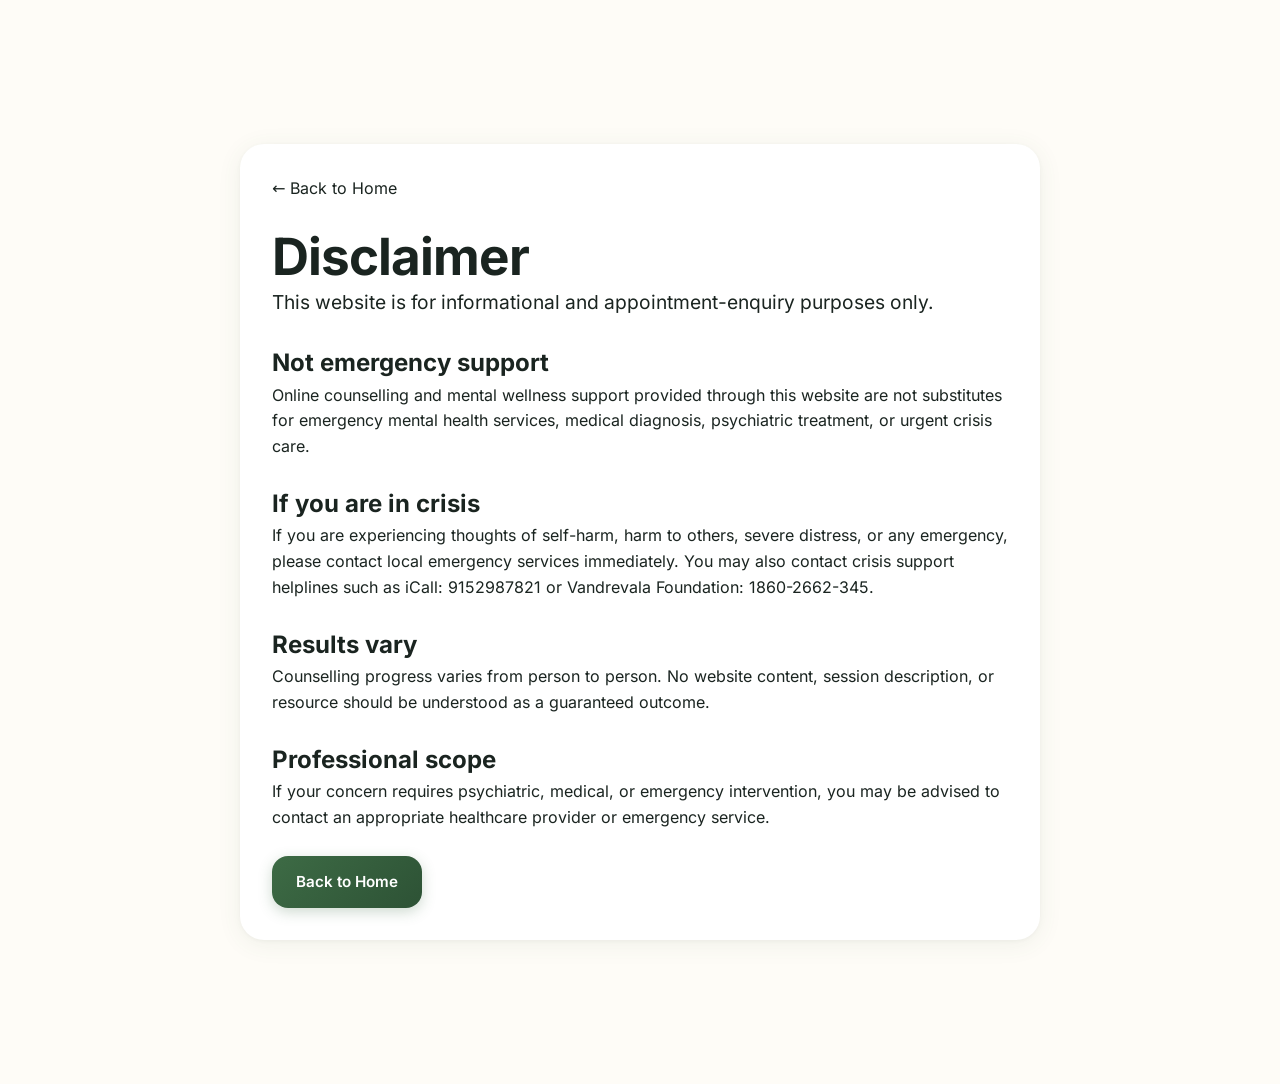
<file: disclaimer.html>
<!DOCTYPE html>
<html lang="en">
<head>
  <meta charset="UTF-8" />
  <meta name="viewport" content="width=device-width, initial-scale=1.0" />
  <title>Disclaimer | Saranya Ganesan Psychologist</title>
  <meta name="description" content="Disclaimer for Saranya Ganesan online counselling and mental wellness website." />
  <link rel="icon" type="image/png" href="images/saranya-logo-mark.png" />
  <link rel="apple-touch-icon" href="images/apple-touch-icon.png" />
  <link rel="stylesheet" href="fonts.css" />
  <link rel="stylesheet" href="styles.css" />
</head>
<body>
  <main class="section-padding">
    <div class="container container-narrow card" style="padding:2rem">
      <p><a href="index.html">← Back to Home</a></p>
      <br />
      <h1 class="heading-large">Disclaimer</h1>
      <p class="body-large">This website is for informational and appointment-enquiry purposes only.</p>
      <br />

      <h2>Not emergency support</h2>
      <p>Online counselling and mental wellness support provided through this website are not substitutes for emergency mental health services, medical diagnosis, psychiatric treatment, or urgent crisis care.</p>
      <br />

      <h2>If you are in crisis</h2>
      <p>If you are experiencing thoughts of self-harm, harm to others, severe distress, or any emergency, please contact local emergency services immediately. You may also contact crisis support helplines such as iCall: 9152987821 or Vandrevala Foundation: 1860-2662-345.</p>
      <br />

      <h2>Results vary</h2>
      <p>Counselling progress varies from person to person. No website content, session description, or resource should be understood as a guaranteed outcome.</p>
      <br />

      <h2>Professional scope</h2>
      <p>If your concern requires psychiatric, medical, or emergency intervention, you may be advised to contact an appropriate healthcare provider or emergency service.</p>
      <br />

      <p><a class="btn-primary" href="index.html">Back to Home</a></p>
    </div>
  </main>
</body>
</html>
</file>
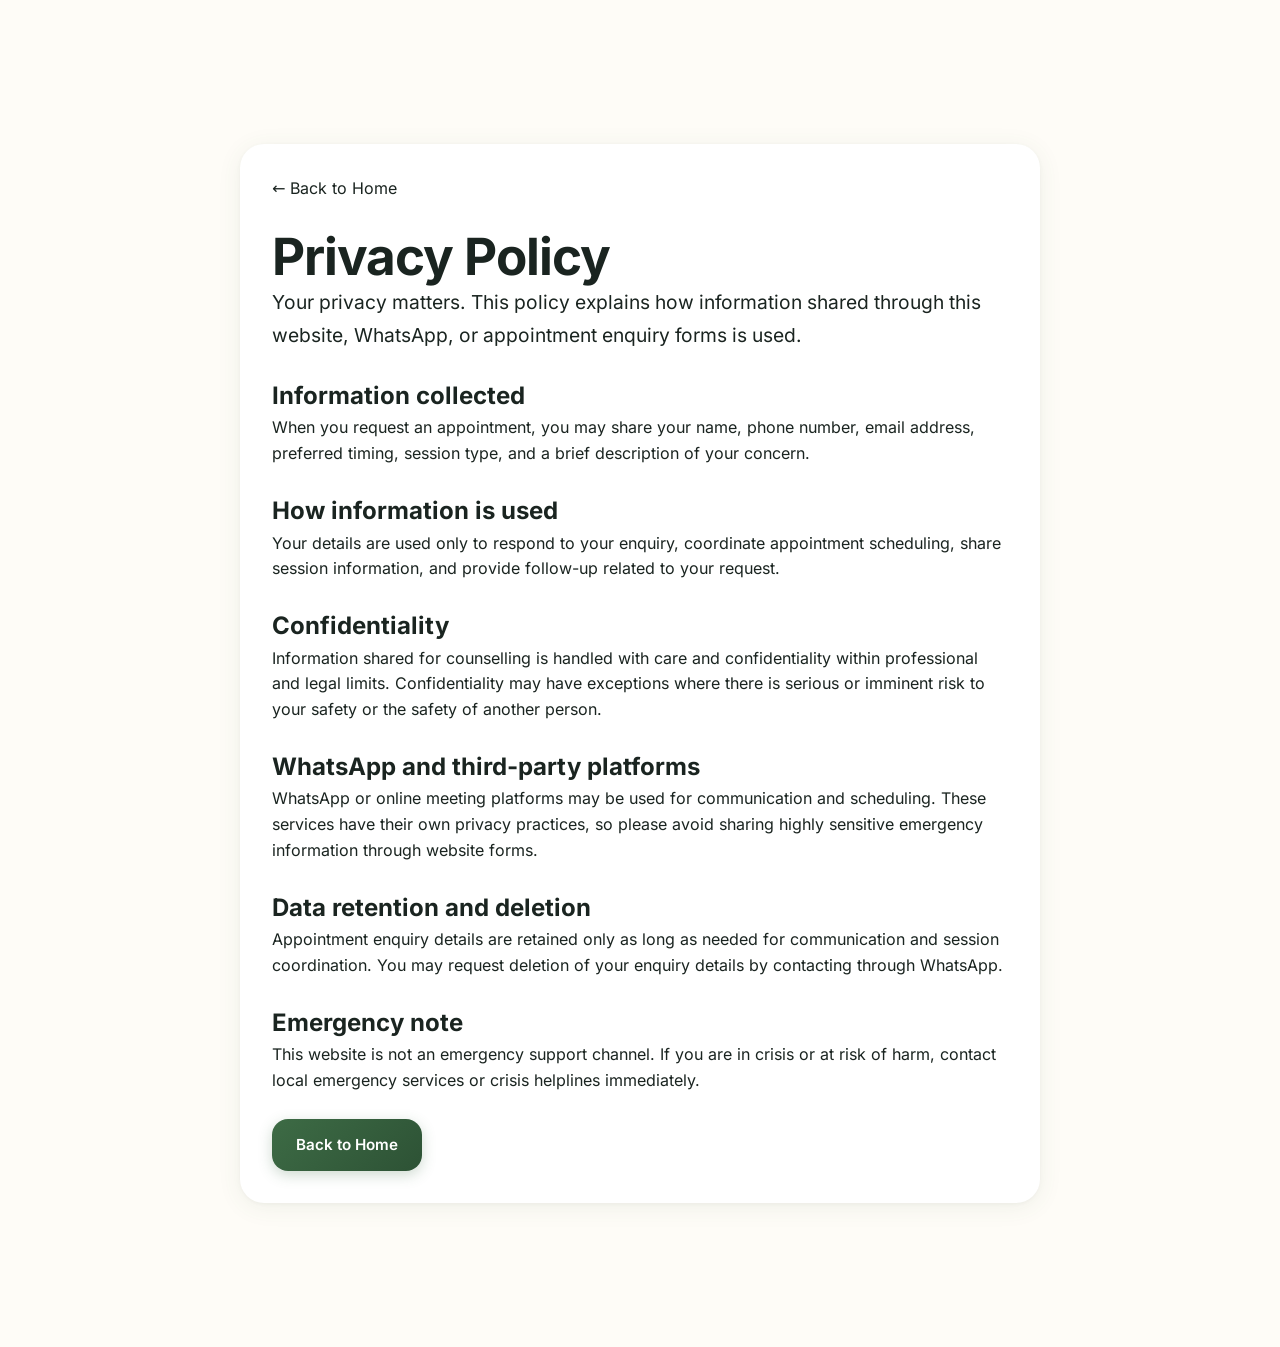
<file: privacy.html>
<!DOCTYPE html>
<html lang="en">
<head>
  <meta charset="UTF-8" />
  <meta name="viewport" content="width=device-width, initial-scale=1.0" />
  <title>Privacy Policy | Saranya Ganesan Psychologist</title>
  <meta name="description" content="Privacy policy for Saranya Ganesan online counselling appointment enquiries." />
  <link rel="icon" type="image/png" href="images/saranya-logo-mark.png" />
  <link rel="apple-touch-icon" href="images/apple-touch-icon.png" />
  <link rel="stylesheet" href="fonts.css" />
  <link rel="stylesheet" href="styles.css" />
</head>
<body>
  <main class="section-padding">
    <div class="container container-narrow card" style="padding:2rem">
      <p><a href="index.html">← Back to Home</a></p>
      <br />
      <h1 class="heading-large">Privacy Policy</h1>
      <p class="body-large">Your privacy matters. This policy explains how information shared through this website, WhatsApp, or appointment enquiry forms is used.</p>
      <br />

      <h2>Information collected</h2>
      <p>When you request an appointment, you may share your name, phone number, email address, preferred timing, session type, and a brief description of your concern.</p>
      <br />

      <h2>How information is used</h2>
      <p>Your details are used only to respond to your enquiry, coordinate appointment scheduling, share session information, and provide follow-up related to your request.</p>
      <br />

      <h2>Confidentiality</h2>
      <p>Information shared for counselling is handled with care and confidentiality within professional and legal limits. Confidentiality may have exceptions where there is serious or imminent risk to your safety or the safety of another person.</p>
      <br />

      <h2>WhatsApp and third-party platforms</h2>
      <p>WhatsApp or online meeting platforms may be used for communication and scheduling. These services have their own privacy practices, so please avoid sharing highly sensitive emergency information through website forms.</p>
      <br />

      <h2>Data retention and deletion</h2>
      <p>Appointment enquiry details are retained only as long as needed for communication and session coordination. You may request deletion of your enquiry details by contacting through WhatsApp.</p>
      <br />

      <h2>Emergency note</h2>
      <p>This website is not an emergency support channel. If you are in crisis or at risk of harm, contact local emergency services or crisis helplines immediately.</p>
      <br />

      <p><a class="btn-primary" href="index.html">Back to Home</a></p>
    </div>
  </main>
</body>
</html>
</file>
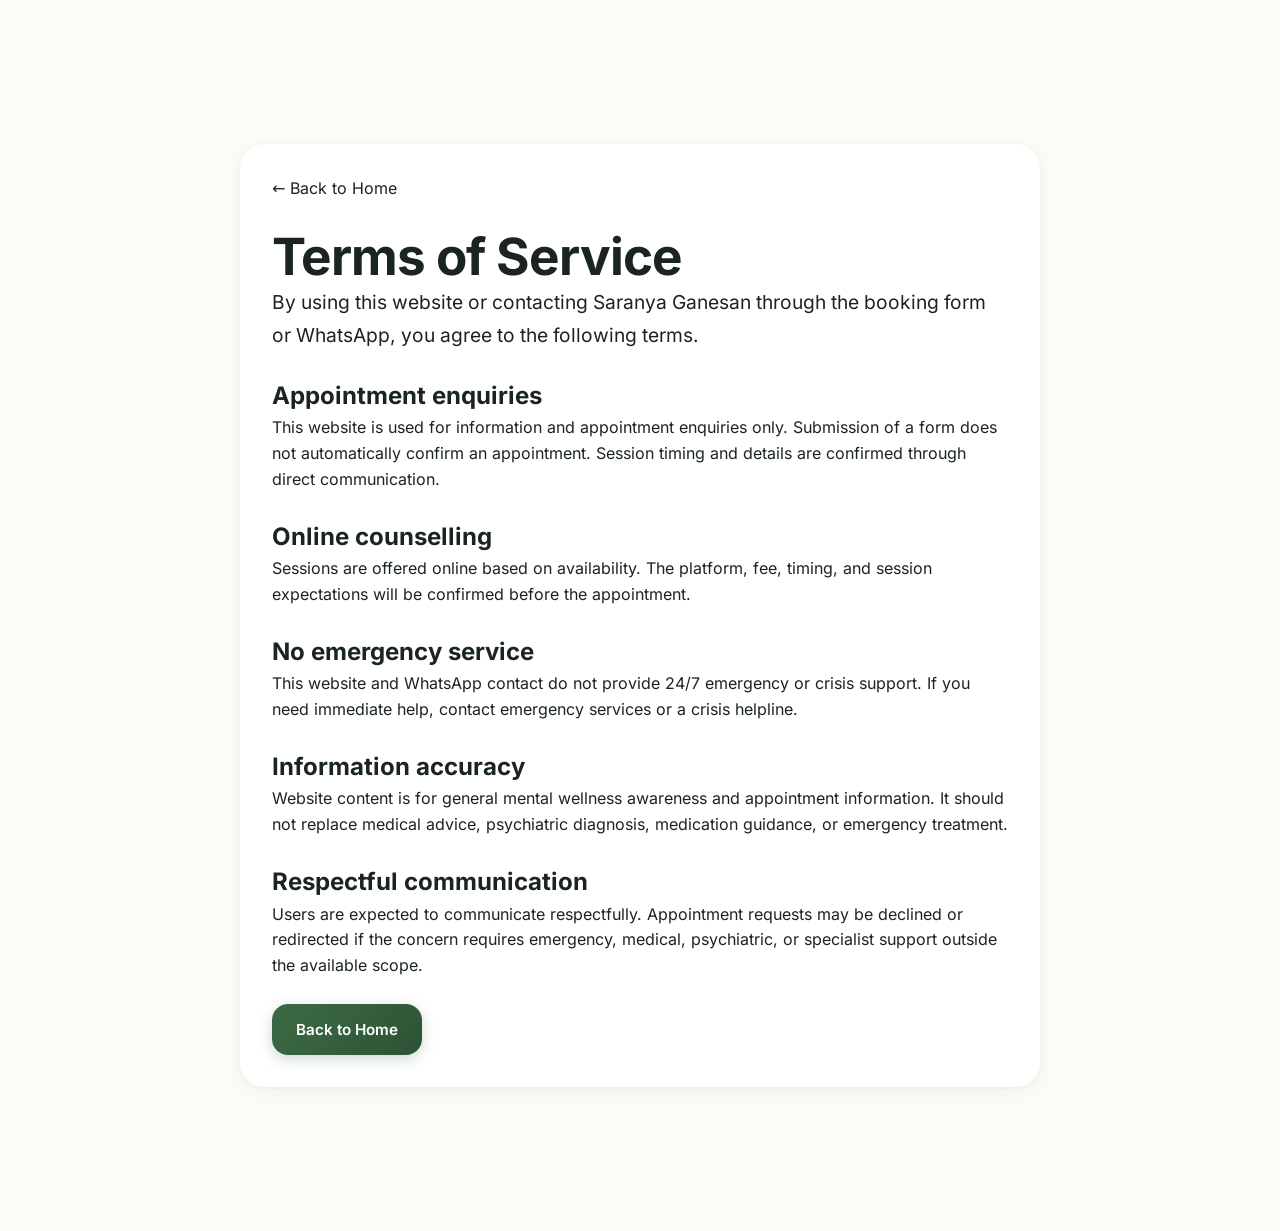
<file: terms.html>
<!DOCTYPE html>
<html lang="en">
<head>
  <meta charset="UTF-8" />
  <meta name="viewport" content="width=device-width, initial-scale=1.0" />
  <title>Terms of Service | Saranya Ganesan Psychologist</title>
  <meta name="description" content="Terms of service for Saranya Ganesan online counselling appointment enquiries." />
  <link rel="icon" type="image/png" href="images/saranya-logo-mark.png" />
  <link rel="apple-touch-icon" href="images/apple-touch-icon.png" />
  <link rel="stylesheet" href="fonts.css" />
  <link rel="stylesheet" href="styles.css" />
</head>
<body>
  <main class="section-padding">
    <div class="container container-narrow card" style="padding:2rem">
      <p><a href="index.html">← Back to Home</a></p>
      <br />
      <h1 class="heading-large">Terms of Service</h1>
      <p class="body-large">By using this website or contacting Saranya Ganesan through the booking form or WhatsApp, you agree to the following terms.</p>
      <br />

      <h2>Appointment enquiries</h2>
      <p>This website is used for information and appointment enquiries only. Submission of a form does not automatically confirm an appointment. Session timing and details are confirmed through direct communication.</p>
      <br />

      <h2>Online counselling</h2>
      <p>Sessions are offered online based on availability. The platform, fee, timing, and session expectations will be confirmed before the appointment.</p>
      <br />

      <h2>No emergency service</h2>
      <p>This website and WhatsApp contact do not provide 24/7 emergency or crisis support. If you need immediate help, contact emergency services or a crisis helpline.</p>
      <br />

      <h2>Information accuracy</h2>
      <p>Website content is for general mental wellness awareness and appointment information. It should not replace medical advice, psychiatric diagnosis, medication guidance, or emergency treatment.</p>
      <br />

      <h2>Respectful communication</h2>
      <p>Users are expected to communicate respectfully. Appointment requests may be declined or redirected if the concern requires emergency, medical, psychiatric, or specialist support outside the available scope.</p>
      <br />

      <p><a class="btn-primary" href="index.html">Back to Home</a></p>
    </div>
  </main>
</body>
</html>
</file>
<file: fonts.css>
/* Self-hosted fonts (latin subset) */
@font-face{font-family:'Inter';font-style:normal;font-weight:400;font-display:swap;src:url('fonts/inter-400-normal.woff2') format('woff2');}
@font-face{font-family:'Inter';font-style:normal;font-weight:500;font-display:swap;src:url('fonts/inter-500-normal.woff2') format('woff2');}
@font-face{font-family:'Inter';font-style:normal;font-weight:600;font-display:swap;src:url('fonts/inter-600-normal.woff2') format('woff2');}
@font-face{font-family:'Inter';font-style:normal;font-weight:700;font-display:swap;src:url('fonts/inter-700-normal.woff2') format('woff2');}
@font-face{font-family:'Inter';font-style:normal;font-weight:800;font-display:swap;src:url('fonts/inter-800-normal.woff2') format('woff2');}
@font-face{font-family:'Playfair Display';font-style:italic;font-weight:500;font-display:swap;src:url('fonts/playfair-display-500-italic.woff2') format('woff2');}
@font-face{font-family:'Playfair Display';font-style:italic;font-weight:600;font-display:swap;src:url('fonts/playfair-display-600-italic.woff2') format('woff2');}
@font-face{font-family:'Playfair Display';font-style:normal;font-weight:500;font-display:swap;src:url('fonts/playfair-display-500-normal.woff2') format('woff2');}
@font-face{font-family:'Playfair Display';font-style:normal;font-weight:600;font-display:swap;src:url('fonts/playfair-display-600-normal.woff2') format('woff2');}
@font-face{font-family:'Playfair Display';font-style:normal;font-weight:700;font-display:swap;src:url('fonts/playfair-display-700-normal.woff2') format('woff2');}
</file>
<file: styles.css>
/* ============================================================
   Dr. Saranya Ganesan — Psychologist Site
   Design system (mirrors the original Tailwind v4 tokens)
   ============================================================ */

:root {
  --sage: #7C9A7E;
  --sage-light: #A8C5AA;
  --sage-pale: #D4E6D5;
  --sage-ultra: #EEF5EE;
  --ivory: #FEFCF7;
  --warm-white: #FAFAF8;
  --beige: #F5F0E8;
  --beige-dark: #EDE6D6;
  --lavender: #C4B8D8;
  --lavender-light: #EDE8F5;
  --soft-blue: #B8CDD8;
  --soft-blue-light: #E8F0F5;
  --forest: #3D6B45;
  --forest-dark: #2D5235;
  --gold: #B8962E;
  --gold-light: #D4AF4A;
  --muted-grey: #8A8A8A;
  --text-primary: #1A2420;
  --text-secondary: #3D4A3E;
  --text-muted: #6B7B6C;

  --grad-sage: linear-gradient(135deg, var(--sage) 0%, var(--forest) 100%);
  --grad-forest: linear-gradient(135deg, var(--forest) 0%, var(--forest-dark) 100%);
  --grad-lav: linear-gradient(135deg, #9B8EC4 0%, #7B6AA4 100%);
  --grad-blue: linear-gradient(135deg, #7EB8C8 0%, #5A9AB0 100%);
  --grad-gold: linear-gradient(135deg, var(--gold-light) 0%, var(--gold) 100%);
  --grad-coral: linear-gradient(135deg, #C4857E 0%, #A4635C 100%);

  --shadow-card: 0 4px 24px rgba(61,107,69,.08), 0 1px 4px rgba(0,0,0,.04);
  --shadow-card-lg: 0 8px 40px rgba(61,107,69,.12), 0 2px 8px rgba(0,0,0,.06);
  --shadow-card-hover: 0 16px 56px rgba(61,107,69,.16), 0 4px 12px rgba(0,0,0,.08);

  --radius: 16px;
  --radius-lg: 24px;
  --radius-xl: 32px;
  --maxw: 1200px;
}

* { box-sizing: border-box; margin: 0; padding: 0; }

html { scroll-behavior: smooth; -webkit-text-size-adjust: 100%; }

body {
  background-color: var(--ivory);
  color: var(--text-primary);
  font-family: 'Inter', system-ui, -apple-system, BlinkMacSystemFont, 'Segoe UI', sans-serif;
  line-height: 1.6;
  overflow-x: hidden;
}

img { max-width: 100%; display: block; }
a { color: inherit; text-decoration: none; }
button { font-family: inherit; cursor: pointer; border: none; background: none; }
ul { list-style: none; }

::selection { background-color: var(--sage-pale); color: var(--forest); }

:focus-visible { outline: 2px solid var(--forest); outline-offset: 3px; border-radius: 4px; }

.skip-link {
  position: fixed; top: -100px; left: 1rem; z-index: 200;
  background: var(--forest); color: #fff; padding: .6rem 1rem; border-radius: 12px; font-weight: 600;
  transition: top .2s;
}
.skip-link:focus { top: 1rem; }

/* ---------- Layout helpers ---------- */
.container { max-width: var(--maxw); margin: 0 auto; padding: 0 1.25rem; }
.container-narrow { max-width: 800px; }
.container-wide { max-width: 1100px; }

.section { position: relative; }
.section-padding { padding-top: 5rem; padding-bottom: 5rem; }
@media (min-width: 768px) { .section-padding { padding-top: 7rem; padding-bottom: 7rem; } }
@media (min-width: 1024px) { .section-padding { padding-top: 9rem; padding-bottom: 9rem; } }

.divider-top { position: absolute; top: 0; left: 0; right: 0; height: 1px; background: linear-gradient(90deg, transparent, var(--sage-light), transparent); }

/* ---------- Typography utilities ---------- */
.heading-display { font-size: clamp(2.5rem, 5vw, 4.5rem); font-weight: 700; line-height: 1.1; letter-spacing: -.02em; }
.heading-large { font-size: clamp(2rem, 4vw, 3.5rem); font-weight: 700; line-height: 1.15; letter-spacing: -.02em; }
.heading-medium { font-size: clamp(1.5rem, 3vw, 2.25rem); font-weight: 600; line-height: 1.2; letter-spacing: -.01em; }
.body-large { font-size: clamp(1rem, 1.5vw, 1.25rem); line-height: 1.7; }
.hl { color: var(--forest); }
.serif { font-family: 'Playfair Display', serif; }

.section-head { text-align: center; max-width: 700px; margin: 0 auto 3.5rem; }
.section-head .body-large { color: var(--text-muted); margin-top: .5rem; }

.badge-sage { display: inline-block; background: var(--sage-pale); color: var(--forest); font-size: .75rem; font-weight: 600; padding: .25rem .75rem; border-radius: 9999px; letter-spacing: .05em; text-transform: uppercase; }
.badge-gold { display: inline-block; background: var(--grad-gold); color: #fff; font-size: .75rem; font-weight: 600; padding: .25rem .75rem; border-radius: 9999px; letter-spacing: .05em; text-transform: uppercase; }
.divider-sage { width: 3rem; height: 3px; background: linear-gradient(90deg, var(--sage), var(--forest)); border-radius: 9999px; margin: 1.25rem auto 0; }
.section-head .divider-sage { margin-left: auto; margin-right: auto; }

/* ---------- Gradients & surfaces ---------- */
.gradient-hero { background: linear-gradient(160deg, #EEF5EE 0%, #FEFCF7 40%, #F5F0E8 70%, #EDE8F5 100%); }
.gradient-sage { background: linear-gradient(135deg, var(--sage-ultra) 0%, var(--beige) 50%, var(--lavender-light) 100%); }

.glass { background: rgba(255,255,255,.7); backdrop-filter: blur(20px); -webkit-backdrop-filter: blur(20px); border: 1px solid rgba(255,255,255,.8); }
.glass-sage { background: rgba(212,230,213,.4); backdrop-filter: blur(20px); -webkit-backdrop-filter: blur(20px); border: 1px solid rgba(212,230,213,.6); }

.card { background: #fff; border-radius: var(--radius-lg); box-shadow: var(--shadow-card); }
.card-grad { background: linear-gradient(135deg, var(--sage-ultra), var(--sage-pale)); border-radius: var(--radius-lg); padding: 1.5rem; }

.bg-beige { background: var(--beige); }
.bg-sage-ultra { background: var(--sage-ultra); }

/* ---------- Shadows ---------- */
.shadow-card { box-shadow: var(--shadow-card); }
.shadow-card-lg { box-shadow: var(--shadow-card-lg); }
.shadow-card-hover { box-shadow: var(--shadow-card-hover); }

/* ---------- Buttons ---------- */
.btn-primary {
  display: inline-flex; align-items: center; justify-content: center; gap: .5rem;
  padding: .85rem 1.5rem; border-radius: var(--radius); font-weight: 600; font-size: .95rem; color: #fff;
  background: var(--grad-forest); box-shadow: 0 4px 14px rgba(61,107,69,.25);
  transition: transform .2s, box-shadow .2s, background .2s;
  white-space: nowrap;
}
.btn-primary:hover { transform: translateY(-2px); box-shadow: 0 8px 22px rgba(61,107,69,.32); background: linear-gradient(135deg, var(--forest-dark), #1A3520); }
.btn-lg { padding: 1rem 1.75rem; font-size: 1rem; }
.btn-block { width: 100%; padding: 1rem; font-size: 1.05rem; }

.btn-outline {
  display: inline-flex; align-items: center; justify-content: center; gap: .5rem;
  padding: .85rem 1.5rem; border-radius: var(--radius); font-weight: 600; font-size: .95rem;
  color: var(--forest); background: #fff; border: 1px solid var(--sage-light);
  transition: transform .2s, background .2s;
}
.btn-outline:hover { transform: translateY(-2px); background: var(--sage-ultra); }
.btn-lg { padding: 1rem 1.75rem; font-size: 1rem; }

.btn-wa {
  display: inline-flex; align-items: center; justify-content: center; gap: .5rem;
  padding: .85rem 1.5rem; border-radius: var(--radius); font-weight: 600; font-size: .95rem;
  color: var(--forest); background: var(--sage-ultra);
  transition: background .2s;
  white-space: nowrap;
}
.btn-wa:hover { background: var(--sage-pale); }
.btn-wa-full {
  display: flex; align-items: center; justify-content: center; gap: .5rem;
  padding: .9rem; border-radius: var(--radius); font-weight: 600; font-size: .95rem; color: #fff;
  background: #25D366; transition: background .2s;
}
.btn-wa-full:hover { background: #20BD5C; }
.btn-block { width: 100%; }

.ic { width: 1.1em; height: 1.1em; fill: none; stroke: currentColor; stroke-width: 2; stroke-linecap: round; stroke-linejoin: round; }
.ic[fill="currentColor"], .btn-wa .ic, .wa-btn .ic, .btn-wa-full .ic, .btn-outline .ic { fill: currentColor; stroke: none; }

/* ---------- Floating blobs ---------- */
.blob { position: absolute; border-radius: 9999px; filter: blur(80px); opacity: .4; pointer-events: none; z-index: 0; }
.blob-1 { width: 600px; height: 600px; background: var(--sage-light); top: -10%; right: -5%; animation: float 6s ease-in-out infinite; }
.blob-2 { width: 400px; height: 400px; background: var(--lavender); bottom: -5%; left: -5%; animation: float 8s ease-in-out infinite 2s; }
.blob-3 { width: 300px; height: 300px; background: var(--gold-light); top: 40%; right: 20%; opacity: .15; animation: float 6s ease-in-out infinite; }
.blob-4 { width: 400px; height: 400px; background: var(--sage-light); top: -5%; right: -5%; opacity: .2; animation: float 7s ease-in-out infinite; }
.blob-5 { width: 300px; height: 300px; background: var(--lavender); bottom: 10%; left: -3%; opacity: .2; animation: float 9s ease-in-out infinite; }
.blob-6 { width: 500px; height: 500px; background: var(--gold-light); top: -10%; left: -5%; opacity: .08; animation: float 8s ease-in-out infinite; }
.blob-7 { width: 400px; height: 400px; background: var(--lavender); bottom: -5%; right: -5%; opacity: .15; animation: float 7s ease-in-out infinite; }

@keyframes float { 0%,100% { transform: translateY(0) rotate(0); } 33% { transform: translateY(-12px) rotate(1deg); } 66% { transform: translateY(-6px) rotate(-1deg); } }

/* ---------- Reveal animation ---------- */
[data-reveal] { opacity: 0; transform: translateY(30px); transition: opacity .7s ease, transform .7s ease; }
[data-reveal].visible { opacity: 1; transform: none; }

@media (prefers-reduced-motion: reduce) {
  *, *::before, *::after { animation-duration: .001ms !important; animation-iteration-count: 1 !important; transition-duration: .001ms !important; scroll-behavior: auto !important; }
  [data-reveal] { opacity: 1; transform: none; }
}

/* ============================================================
   NAVBAR
   ============================================================ */
.navbar {
  position: fixed; top: 0; left: 0; right: 0; z-index: 100;
  transition: background .4s, box-shadow .4s, padding .4s;
  padding: 1.25rem 0;
}
.navbar.scrolled { background: rgba(254,252,247,.8); backdrop-filter: blur(20px); box-shadow: var(--shadow-card); padding: .75rem 0; }
.nav-inner { display: flex; align-items: center; justify-content: space-between; gap: 1rem; }

.brand { display: flex; align-items: center; gap: .6rem; }
.brand-logo { width: 36px; height: 36px; border-radius: 12px; background: linear-gradient(135deg, var(--sage), var(--forest)); display: flex; align-items: center; justify-content: center; box-shadow: 0 4px 10px rgba(61,107,69,.25); }
.brand-logo .ic { width: 18px; height: 18px; fill: #fff; stroke: none; color: #fff; }
.brand-name { font-weight: 700; font-size: .9rem; line-height: 1.1; font-family: 'Playfair Display', serif; }
.brand-sub { font-size: 10px; color: var(--text-muted); letter-spacing: .08em; text-transform: uppercase; font-weight: 600; }

.nav-links { display: none; gap: .25rem; }
.nav-links a { padding: .55rem .9rem; border-radius: 10px; font-size: .9rem; font-weight: 500; color: var(--text-secondary); transition: background .2s, color .2s; white-space: nowrap; }
.nav-links a:hover, .nav-links a.active { background: var(--sage-ultra); color: var(--forest); }
.nav-cta { display: none; gap: .75rem; align-items: center; }

.nav-toggle { display: flex; align-items: center; justify-content: center; width: 40px; height: 40px; border-radius: 12px; background: var(--sage-ultra); color: var(--forest); }
.nav-toggle .ic { width: 22px; height: 22px; }
.nav-toggle .ic-close { display: none; }
.nav-toggle[aria-expanded="true"] .ic-menu { display: none; }
.nav-toggle[aria-expanded="true"] .ic-close { display: block; }

.mobile-menu { position: fixed; inset: 0; top: 0; z-index: 90; background: rgba(254,252,247,.97); backdrop-filter: blur(20px); padding: 5rem 1.25rem 2rem; box-shadow: var(--shadow-card-lg); }
.mobile-nav { display: flex; flex-direction: column; gap: .25rem; }
.mobile-nav a { padding: .9rem 1rem; border-radius: 12px; font-weight: 500; color: var(--text-secondary); }
.mobile-nav a:hover { background: var(--sage-ultra); color: var(--forest); }
.mobile-cta { display: flex; flex-direction: column; gap: .75rem; margin-top: 1rem; padding-top: 1rem; border-top: 1px solid var(--sage-pale); }

@media (min-width: 1024px) {
  .nav-links { display: flex; }
  .nav-cta { display: flex; }
  .nav-toggle { display: none; }
}

@media (min-width: 1024px) and (max-width: 1200px) {
  .nav-links a { padding: 0.5rem 0.6rem; font-size: 0.85rem; }
  .btn-primary, .btn-wa { padding: 0.75rem 1rem; font-size: 0.85rem; }
}

/* ============================================================
   HERO
   ============================================================ */
.hero { position: relative; min-height: 100vh; display: flex; align-items: center; overflow: hidden; }
.hero-grid { position: relative; z-index: 2; width: 100%; display: grid; gap: 3rem; padding-top: 6rem; padding-bottom: 4rem; }
.hero-left { order: 2; }
.hero-right { order: 1; display: flex; justify-content: center; }

.hero h1 { margin: 1.25rem 0; color: var(--text-primary); }
.hero .hl { position: relative; }
.hero .body-large { color: var(--text-secondary); max-width: 640px; }

.trust-badges { display: flex; flex-wrap: wrap; gap: .75rem; margin: 1.75rem 0; }
.trust-badge { display: inline-flex; align-items: center; gap: .4rem; padding: .4rem .85rem; border-radius: 9999px; background: rgba(255,255,255,.7); border: 1px solid var(--sage-pale); font-size: .85rem; font-weight: 500; color: var(--forest); }
.trust-badge .ic { width: 15px; height: 15px; color: var(--forest); }

.hero-actions { display: flex; flex-wrap: wrap; gap: 1rem; }

.social-proof { display: flex; align-items: center; gap: 1rem; margin-top: 2rem; }
.avatars { display: flex; }
.avatars span { width: 36px; height: 36px; border-radius: 50%; border: 2px solid #fff; margin-left: -8px; background: linear-gradient(135deg, var(--sage-light), var(--sage)); display: flex; align-items: center; justify-content: center; color: #fff; font-size: .7rem; font-weight: 700; }
.avatars span:first-child { margin-left: 0; }
.stars { color: var(--gold); letter-spacing: 2px; }
.social-proof p { font-size: .8rem; color: var(--text-muted); }
.social-proof strong { color: var(--text-primary); }

.portrait { position: relative; width: min(360px, 84vw); aspect-ratio: 4 / 5; margin: 0 auto; }
.portrait img { position: absolute; inset: 0; width: 100%; height: 100%; object-fit: cover; object-position: center 15%; border-radius: var(--radius-xl); box-shadow: var(--shadow-card-lg); }
.ring { position: absolute; inset: 0; border-radius: var(--radius-xl); }
.ring-1 { border: 2px solid rgba(168,197,170,.3); transform: scale(1.05); }
.ring-2 { border: 1px solid rgba(212,175,74,.2); transform: scale(1.1); }
.float-card { position: absolute; background: rgba(255,255,255,.85); backdrop-filter: blur(20px); border-radius: var(--radius); padding: 1rem; box-shadow: var(--shadow-card-lg); }
.float-card-1 { bottom: -24px; left: -24px; max-width: 200px; display: flex; gap: .5rem; align-items: flex-start; }
.float-card-1 .dot { width: 10px; height: 10px; border-radius: 50%; background: var(--sage); margin-top: 4px; animation: pulse 1.5s infinite; }
.float-card-1 strong { font-size: .8rem; color: var(--forest); display: block; }
.float-card-1 p { font-size: .75rem; color: var(--text-muted); }
.float-card-2 { top: -16px; right: -16px; width: 80px; height: 80px; border-radius: var(--radius); display: flex; flex-direction: column; align-items: center; justify-content: center; }
.exp-num { font-size: 1.75rem; font-weight: 700; color: var(--forest); font-family: 'Playfair Display', serif; line-height: 1; }
.exp-lbl { font-size: 9px; color: var(--text-muted); text-align: center; line-height: 1.1; }

@keyframes pulse { 0%,100% { opacity: 1; } 50% { opacity: .3; } }

.scroll-indicator { position: absolute; bottom: 2rem; left: 50%; transform: translateX(-50%); display: flex; flex-direction: column; align-items: center; gap: .5rem; color: var(--text-muted); }
.scroll-indicator span { font-size: .7rem; letter-spacing: .2em; text-transform: uppercase; font-weight: 600; }
.scroll-circle { width: 32px; height: 32px; border-radius: 50%; border: 1px solid var(--sage-light); display: flex; align-items: center; justify-content: center; animation: bob 1.5s infinite; }
.scroll-circle .ic { width: 14px; height: 14px; color: var(--sage); }
@keyframes bob { 0%,100% { transform: translateY(0); } 50% { transform: translateY(6px); } }

@media (min-width: 1024px) {
  .hero-grid { grid-template-columns: 1fr 1fr; align-items: center; gap: 4rem; }
  .hero-left { order: 1; }
  .hero-right { order: 2; justify-content: flex-end; }
}

/* ============================================================
   TRUST / STATS
   ============================================================ */
.stats-grid { display: grid; grid-template-columns: repeat(2, 1fr); gap: 1rem; }
@media (min-width: 768px) { .stats-grid { grid-template-columns: repeat(3, 1fr); gap: 1.5rem; } }

.stat-card { border-radius: var(--radius-lg); padding: 1.5rem; position: relative; overflow: hidden; box-shadow: var(--shadow-card); transition: box-shadow .3s, transform .3s; }
.stat-card:hover { box-shadow: var(--shadow-card-hover); transform: translateY(-6px); }
.bg-gold { background: #FBF5E0; }
.bg-sage { background: var(--sage-ultra); }
.bg-lav { background: var(--lavender-light); }
.bg-blue { background: var(--soft-blue-light); }
.bg-sage2 { background: var(--sage-ultra); }
.bg-gold2 { background: #FBF5E0; }
.stat-icon { width: 48px; height: 48px; border-radius: 16px; display: flex; align-items: center; justify-content: center; margin-bottom: 1rem; box-shadow: 0 4px 10px rgba(0,0,0,.1); }
.grad-sage { background: var(--grad-sage); }
.grad-lav { background: var(--grad-lav); }
.grad-blue { background: var(--grad-blue); }
.grad-forest { background: var(--grad-forest); }
.grad-gold { background: var(--grad-gold); }
.grad-coral { background: var(--grad-coral); }
.stat-icon .ic { width: 24px; height: 24px; color: #fff; }
.stat-num { font-size: clamp(1.75rem, 3vw, 2.25rem); font-weight: 700; color: var(--text-primary); font-family: 'Playfair Display', serif; line-height: 1.1; }
.stat-label { font-weight: 600; font-size: .9rem; margin-top: .25rem; color: var(--text-primary); }
.stat-desc { font-size: .75rem; color: var(--text-muted); line-height: 1.3; margin-top: .25rem; }
.stat-card .corner { position: absolute; bottom: -24px; right: -24px; width: 96px; height: 96px; border-radius: 50%; opacity: .1; }

.cert-banner { margin-top: 2.5rem; border-radius: var(--radius-lg); padding: 1.5rem; display: flex; flex-direction: column; gap: 1.5rem; }
.cert-left { display: flex; align-items: center; gap: 1rem; }
.cert-badge { width: 56px; height: 56px; border-radius: 16px; display: flex; align-items: center; justify-content: center; box-shadow: 0 4px 10px rgba(0,0,0,.1); flex-shrink: 0; }
.cert-badge .ic { width: 28px; height: 28px; color: #fff; }
.cert-title { font-weight: 700; font-size: 1.1rem; color: var(--text-primary); }
.cert-sub { color: var(--text-muted); font-size: .9rem; }
.cert-tags { display: flex; flex-wrap: wrap; gap: .75rem; justify-content: center; }
.cert-tags span { padding: .4rem .85rem; border-radius: 9999px; background: #fff; border: 1px solid rgba(168,197,170,.4); font-size: .75rem; font-weight: 600; color: var(--forest); }
@media (min-width: 768px) { .cert-banner { flex-direction: row; align-items: center; justify-content: space-between; } .cert-tags { justify-content: flex-end; } }

/* ============================================================
   SERVICES
   ============================================================ */
.services-grid { display: grid; grid-template-columns: 1fr; gap: 1rem; }
@media (min-width: 640px) { .services-grid { grid-template-columns: repeat(2, 1fr); } }
@media (min-width: 1024px) { .services-grid { grid-template-columns: repeat(4, 1fr); gap: 1.25rem; } }

.service-card { border-radius: var(--radius-lg); padding: 1.5rem; position: relative; overflow: hidden; box-shadow: var(--shadow-card); transition: transform .3s, box-shadow .3s; cursor: pointer; }
.service-card:hover { box-shadow: var(--shadow-card-hover); transform: translateY(-8px); }
.service-icon { width: 44px; height: 44px; border-radius: 14px; display: flex; align-items: center; justify-content: center; margin-bottom: 1rem; box-shadow: 0 4px 10px rgba(0,0,0,.1); }
.service-icon .ic { width: 20px; height: 20px; color: #fff; }
.service-title { font-weight: 700; font-size: 1rem; color: var(--text-primary); margin-bottom: .5rem; line-height: 1.25; }
.service-desc { font-size: .8rem; color: var(--text-muted); line-height: 1.5; margin-bottom: 1rem; }
.service-benefits li { display: flex; align-items: center; gap: .5rem; font-size: .8rem; color: var(--text-secondary); margin-bottom: .4rem; }
.service-benefits li::before { content: ""; width: 6px; height: 6px; border-radius: 50%; background: var(--forest); flex-shrink: 0; }
.service-link { display: inline-flex; align-items: center; gap: .25rem; font-size: .8rem; font-weight: 600; color: var(--forest); margin-top: .25rem; }
.service-link span { transition: transform .2s; }
.service-card:hover .service-link span { transform: translateX(4px); }

.section-cta { text-align: center; margin-top: 3rem; }
.section-cta p { color: var(--text-muted); margin-bottom: 1.25rem; }
.section-cta strong { color: var(--forest); }

/* ============================================================
   WHY CHOOSE ME
   ============================================================ */
.why-grid { display: grid; gap: 4rem; align-items: center; }
.why-img { position: relative; }
.why-img > img { width: 100%; height: clamp(320px, 78vw, 500px); object-fit: cover; object-position: center 15%; border-radius: var(--radius-xl); box-shadow: var(--shadow-card-lg); }
.quote-card { position: absolute; bottom: -24px; left: 24px; right: 24px; border-radius: var(--radius-lg); padding: 1.5rem; box-shadow: var(--shadow-card-lg); }
.quote-mark { font-size: 2rem; color: var(--sage-light); line-height: 1; }
.quote-card p { font-size: .85rem; color: var(--text-secondary); font-style: italic; line-height: 1.6; }
.quote-author { display: flex; align-items: center; gap: .75rem; margin-top: .75rem; }
.quote-avatar { width: 32px; height: 32px; border-radius: 50%; background: var(--grad-sage); color: #fff; display: flex; align-items: center; justify-content: center; font-weight: 700; font-size: .75rem; }
.qa-name { font-size: .8rem; font-weight: 700; color: var(--text-primary); }
.qa-role { font-size: .65rem; color: var(--text-muted); }

.reasons-list { display: flex; flex-direction: column; gap: 1rem; margin: 2rem 0; }
.reason-item { display: flex; align-items: flex-start; gap: 1rem; padding: 1rem; border-radius: var(--radius-lg); transition: background .2s; }
.reason-item:hover { background: var(--sage-ultra); }
.reason-icon { width: 40px; height: 40px; border-radius: 12px; display: flex; align-items: center; justify-content: center; box-shadow: 0 4px 10px rgba(0,0,0,.1); flex-shrink: 0; }
.reason-icon .ic { width: 20px; height: 20px; color: #fff; }
.reason-title { font-weight: 600; font-size: .9rem; color: var(--text-primary); }
.reason-desc { font-size: .8rem; color: var(--text-muted); line-height: 1.5; }

@media (min-width: 1024px) { .why-grid { grid-template-columns: 1fr 1fr; gap: 5rem; } }

/* ============================================================
   PROCESS / TIMELINE
   ============================================================ */
.timeline { position: relative; }
.timeline-line { display: none; }
.step-row { display: flex; flex-direction: column; gap: 1.5rem; margin-bottom: 2rem; align-items: center; text-align: center; }
.step-card { background: #fff; border-radius: var(--radius-lg); padding: 1.5rem; box-shadow: var(--shadow-card); width: 100%; max-width: 520px; }
.step-icon { width: 48px; height: 48px; border-radius: 14px; display: flex; align-items: center; justify-content: center; margin: 0 auto 1rem; box-shadow: 0 4px 10px rgba(0,0,0,.1); }
.step-icon .ic { width: 24px; height: 24px; color: #fff; }
.step-lbl { font-size: .65rem; font-weight: 700; letter-spacing: .15em; text-transform: uppercase; color: var(--sage-light); }
.step-title { font-weight: 700; font-size: 1.1rem; color: var(--text-primary); margin: .25rem 0 .5rem; }
.step-desc { font-size: .8rem; color: var(--text-muted); line-height: 1.5; }
.step-dur { display: inline-flex; align-items: center; gap: .4rem; margin-top: 1rem; padding: .35rem .75rem; border-radius: 9999px; background: rgba(255,255,255,.6); border: 1px solid rgba(168,197,170,.3); font-size: .75rem; font-weight: 600; color: var(--forest); }
.step-dur::before { content: ""; width: 6px; height: 6px; border-radius: 50%; background: var(--sage); }
.step-node { display: none; }

@media (min-width: 1024px) {
  .timeline::before { content: ""; position: absolute; left: 50%; top: 0; bottom: 0; width: 2px; transform: translateX(-50%); background: linear-gradient(to bottom, var(--sage-light), var(--sage), var(--forest)); }
  .step-row { flex-direction: row; gap: 0; text-align: left; margin-bottom: 3rem; }
  .step-row .step-card { width: calc(50% - 40px); }
  .step-row.left .step-card { margin-right: auto; text-align: right; }
  .step-row.right .step-card { margin-left: auto; text-align: left; }
  .step-row.right { flex-direction: row-reverse; }
  .step-row.left .step-icon, .step-row.left .step-dur { margin-left: auto; margin-right: 0; }
  .step-node { display: flex; width: 56px; height: 56px; border-radius: 50%; background: #fff; border: 4px solid var(--sage-light); align-items: center; justify-content: center; z-index: 5; flex-shrink: 0; box-shadow: 0 4px 14px rgba(0,0,0,.1); font-weight: 700; font-size: .8rem; color: var(--forest); }
}

/* ============================================================
   ABOUT
   ============================================================ */
.about-grid { display: grid; gap: 3rem; align-items: start; }
.about-text p { color: var(--text-secondary); line-height: 1.7; margin-bottom: 1rem; }
.about-text strong { color: var(--forest); }
.mission-vision { display: flex; flex-direction: column; gap: 1rem; margin: 2rem 0; }
.mv-card { display: flex; gap: 1rem; padding: 1.25rem; border-radius: var(--radius-lg); background: #fff; box-shadow: var(--shadow-card); }
.mv-icon { width: 40px; height: 40px; border-radius: 12px; display: flex; align-items: center; justify-content: center; flex-shrink: 0; box-shadow: 0 4px 10px rgba(0,0,0,.1); }
.mv-icon .ic { width: 20px; height: 20px; color: #fff; }
.mv-title { font-weight: 700; font-size: .95rem; color: var(--text-primary); margin-bottom: .25rem; }
.mv-card p { font-size: .85rem; color: var(--text-muted); line-height: 1.5; }

.values-title { font-weight: 600; color: var(--text-primary); margin-bottom: 1rem; }
.values-chips { display: flex; flex-wrap: wrap; gap: .5rem; }
.values-chips span { display: inline-flex; align-items: center; gap: .4rem; padding: .5rem 1rem; border-radius: 9999px; background: #fff; border: 1px solid var(--sage-pale); font-size: .85rem; font-weight: 500; color: var(--text-secondary); box-shadow: var(--shadow-card); }

.about-photo { position: relative; border-radius: var(--radius-xl); overflow: hidden; box-shadow: var(--shadow-card-lg); }
.about-photo img { width: 100%; height: clamp(320px, 70vw, 450px); object-fit: cover; object-position: center 15%; }
.photo-caption { position: absolute; bottom: 24px; left: 24px; right: 24px; border-radius: var(--radius-lg); padding: 1rem; }
.pc-name { font-weight: 700; font-size: 1.1rem; color: #fff; font-family: 'Playfair Display', serif; }
.pc-sub { font-size: .8rem; color: var(--sage-light); }

.quals { padding: 1.5rem; margin-top: 1.5rem; }
.quals-head { display: flex; align-items: center; gap: .75rem; margin-bottom: 1.25rem; }
.quals-badge { width: 40px; height: 40px; border-radius: 12px; display: flex; align-items: center; justify-content: center; box-shadow: 0 4px 10px rgba(0,0,0,.1); }
.quals-badge .ic { width: 20px; height: 20px; color: #fff; }
.quals-head h3 { font-weight: 700; color: var(--text-primary); }
.quals-list li { display: flex; align-items: flex-start; gap: .75rem; font-size: .875rem; color: var(--text-secondary); margin-bottom: .75rem; }
.quals-list li::before { content: ""; width: 18px; height: 18px; border-radius: 50%; background: var(--sage-ultra); border: 1px solid var(--sage-light); flex-shrink: 0; margin-top: 3px; position: relative; }
.quals-list li::after { content: ""; width: 8px; height: 8px; border-radius: 50%; background: var(--forest); position: absolute; left: 5px; margin-top: 7px; }

.approach { margin-top: 1.5rem; }
.approach-head { display: flex; align-items: center; gap: .75rem; margin-bottom: .75rem; color: var(--forest); }
.approach-head .ic { width: 20px; height: 20px; }
.approach-head h3 { font-weight: 700; color: var(--text-primary); }
.approach p { font-size: .875rem; color: var(--text-secondary); line-height: 1.6; }
.approach strong { color: var(--forest); }

@media (min-width: 1024px) { .about-grid { grid-template-columns: 1fr 1fr; gap: 4rem; } }

/* ============================================================
   TESTIMONIALS
   ============================================================ */
.testi-main { margin-bottom: 2.5rem; }
.testi-card { background: #fff; border-radius: var(--radius-xl); padding: 2rem; box-shadow: var(--shadow-card-lg); display: grid; gap: 2rem; }
@media (min-width: 1024px) { .testi-card { grid-template-columns: 1fr 2fr; gap: 2rem; padding: 3rem; } }
.testi-left { display: flex; flex-direction: column; align-items: center; text-align: center; }
.testi-avatar { width: 80px; height: 80px; border-radius: 24px; display: flex; align-items: center; justify-content: center; color: #fff; font-size: 1.75rem; font-weight: 700; box-shadow: 0 4px 14px rgba(0,0,0,.15); margin-bottom: 1rem; }
.testi-name { font-weight: 700; font-size: 1.1rem; color: var(--text-primary); }
.testi-role { font-size: .85rem; color: var(--text-muted); }
.testi-ba { width: 100%; margin-top: 1.5rem; display: flex; flex-direction: column; gap: .75rem; }
.ba { padding: .75rem; border-radius: 12px; text-align: left; }
.ba.before { background: #FFF5F5; border: 1px solid #F5C5C0; }
.ba.after { background: var(--sage-ultra); border: 1px solid var(--sage-light); }
.ba-lbl { font-size: .65rem; font-weight: 700; text-transform: uppercase; letter-spacing: .08em; margin-bottom: .25rem; }
.ba.before .ba-lbl { color: #A4635C; }
.ba.after .ba-lbl { color: var(--forest); }
.ba-val { font-size: .8rem; color: var(--text-secondary); }

.quote-icon { width: 40px; height: 40px; color: var(--sage-light); margin-bottom: 1rem; fill: currentColor; }
.testi-right blockquote p { font-size: 1.05rem; color: var(--text-secondary); line-height: 1.7; font-style: italic; }
.testi-verified { display: flex; align-items: center; gap: .5rem; margin-top: 1.5rem; font-size: .8rem; color: var(--text-muted); font-weight: 500; }
.vdot { width: 20px; height: 20px; border-radius: 50%; background: var(--sage-light); display: flex; align-items: center; justify-content: center; position: relative; }
.vdot::after { content: ""; width: 8px; height: 8px; border-radius: 50%; background: var(--forest); }

.testi-nav { display: flex; align-items: center; justify-content: space-between; margin-top: 1.5rem; }
.testi-arrow { width: 48px; height: 48px; border-radius: 16px; background: #fff; border: 1px solid var(--sage-pale); color: var(--forest); display: flex; align-items: center; justify-content: center; box-shadow: var(--shadow-card); transition: background .2s; }
.testi-arrow:hover { background: var(--sage-ultra); }
.testi-arrow .ic { width: 20px; height: 20px; }
.testi-dots { display: flex; gap: .5rem; }
.testi-dots button { width: 10px; height: 10px; border-radius: 50%; background: var(--sage-light); transition: all .3s; }
.testi-dots button.active { width: 32px; border-radius: 9999px; background: var(--forest); }

.testi-mini { display: grid; grid-template-columns: repeat(2, 1fr); gap: 1rem; }
@media (min-width: 1024px) { .testi-mini { grid-template-columns: repeat(3, 1fr); } }
.mini-card { text-align: left; padding: 1rem; border-radius: var(--radius-lg); box-shadow: var(--shadow-card); transition: all .2s; background: #fff; }
.mini-card:hover { border-color: var(--sage-light); }
.mini-card.active { background: var(--sage-ultra); border: 2px solid var(--sage); }
.mini-head { display: flex; align-items: center; gap: .5rem; margin-bottom: .25rem; }
.mini-avatar { width: 28px; height: 28px; border-radius: 10px; display: flex; align-items: center; justify-content: center; color: #fff; font-size: .65rem; font-weight: 700; }
.mini-name { font-size: .75rem; font-weight: 700; color: var(--text-primary); overflow: hidden; text-overflow: ellipsis; white-space: nowrap; }
.mini-text { font-size: .65rem; color: var(--text-muted); display: -webkit-box; -webkit-line-clamp: 2; -webkit-box-orient: vertical; overflow: hidden; }

/* ============================================================
   RESOURCES
   ============================================================ */
.resources-grid { display: grid; grid-template-columns: 1fr; gap: 1.25rem; margin-bottom: 3rem; }
@media (min-width: 640px) { .resources-grid { grid-template-columns: repeat(2, 1fr); } }
@media (min-width: 1024px) { .resources-grid { grid-template-columns: repeat(3, 1fr); } }
.article-card { background: #fff; border-radius: var(--radius-lg); padding: 1.5rem; box-shadow: var(--shadow-card); transition: transform .25s, box-shadow .25s; cursor: pointer; }
.article-card:hover { box-shadow: var(--shadow-card-hover); transform: translateY(-6px); }
.article-top { display: flex; align-items: flex-start; justify-content: space-between; margin-bottom: 1rem; }
.article-icon { width: 40px; height: 40px; border-radius: 14px; display: flex; align-items: center; justify-content: center; box-shadow: 0 4px 10px rgba(0,0,0,.1); }
.article-icon .ic { width: 20px; height: 20px; color: #fff; }
.article-tag { font-size: .6rem; font-weight: 700; letter-spacing: .08em; text-transform: uppercase; padding: .25rem .6rem; border-radius: 9999px; background: rgba(255,255,255,.6); border: 1px solid #fff; color: var(--text-muted); }
.article-cat { font-size: .7rem; font-weight: 600; text-transform: uppercase; letter-spacing: .06em; color: var(--forest); margin-bottom: .5rem; }
.article-title { font-weight: 700; font-size: 1rem; color: var(--text-primary); line-height: 1.25; margin-bottom: .75rem; }
.article-card:hover .article-title { color: var(--forest); }
.article-excerpt { font-size: .8rem; color: var(--text-muted); line-height: 1.5; margin-bottom: 1rem; }
.article-foot { display: flex; align-items: center; justify-content: space-between; }
.article-time { display: flex; align-items: center; gap: .35rem; font-size: .75rem; color: var(--text-muted); }
.article-read { font-size: .75rem; font-weight: 600; color: var(--forest); }

.tips-card { padding: 2rem; }
.tips-title { text-align: center; font-size: 1.25rem; font-weight: 700; color: var(--text-primary); margin-bottom: 1.5rem; font-family: 'Playfair Display', serif; }
.tips-grid { display: grid; grid-template-columns: 1fr; gap: 1rem; }
@media (min-width: 640px) { .tips-grid { grid-template-columns: repeat(2, 1fr); } }
@media (min-width: 1024px) { .tips-grid { grid-template-columns: repeat(3, 1fr); } }
.tip { display: flex; align-items: flex-start; gap: .75rem; padding: 1rem; border-radius: var(--radius); background: var(--sage-ultra); transition: background .2s; }
.tip:hover { background: var(--sage-pale); }
.tip span { font-size: 1.5rem; flex-shrink: 0; }
.tip p { font-size: .875rem; color: var(--text-secondary); line-height: 1.5; }

/* ============================================================
   FAQ
   ============================================================ */
.faq-list { display: flex; flex-direction: column; gap: .75rem; }
.faq-item { border: 1px solid var(--sage-pale); border-radius: var(--radius-lg); overflow: hidden; background: #fff; }
.faq-q { width: 100%; display: flex; align-items: center; justify-content: space-between; gap: 1rem; padding: 1.25rem 1.5rem; text-align: left; font-weight: 600; font-size: .95rem; color: var(--text-primary); background: #fff; transition: background .2s; }
.faq-q:hover { background: var(--sage-ultra); }
.faq-toggle { width: 32px; height: 32px; border-radius: 12px; background: var(--sage-ultra); display: flex; align-items: center; justify-content: center; color: var(--forest); flex-shrink: 0; transition: background .2s; }
.faq-toggle .ic { width: 16px; height: 16px; }
.faq-item.open .faq-toggle { background: var(--sage); color: #fff; }
.faq-a { max-height: 0; overflow: hidden; transition: max-height .35s ease; }
.faq-a-inner { padding: 0 1.5rem 1.25rem; color: var(--text-muted); font-size: .875rem; line-height: 1.6; }

.faq-foot { margin-top: 2.5rem; text-align: center; padding: 2rem; }
.ff-title { font-weight: 600; color: var(--text-secondary); margin-bottom: .5rem; }
.ff-sub { font-size: .875rem; color: var(--text-muted); margin-bottom: 1.25rem; }
.ff-actions { display: flex; flex-direction: column; gap: .75rem; justify-content: center; }
@media (min-width: 640px) { .ff-actions { flex-direction: row; } }

/* ============================================================
   BOOKING
   ============================================================ */
.booking-grid { display: grid; gap: 2.5rem; align-items: start; }
@media (min-width: 1024px) { .booking-grid { grid-template-columns: 2fr 3fr; gap: 2.5rem; } }

.booking-info { display: flex; flex-direction: column; gap: 1.25rem; }
.info-card { border-radius: var(--radius-lg); padding: 1.75rem; }
.info-card.grad-forest { background: var(--grad-forest); color: #fff; }
.info-card.grad-forest h3 { font-size: 1.25rem; font-weight: 700; margin-bottom: .75rem; font-family: 'Playfair Display', serif; }
.info-list li { display: flex; align-items: center; gap: .6rem; font-size: .875rem; color: var(--sage-ultra); margin-bottom: .75rem; }
.info-list li::before { content: "✓"; color: var(--sage-light); font-weight: 700; }
.info-card.bg-sage-ultra { background: var(--sage-ultra); }
.info-card.bg-sage-ultra h4 { font-weight: 700; color: var(--text-primary); margin-bottom: 1rem; }
.info-card.bg-sage-ultra p { font-size: .875rem; color: var(--text-muted); margin-bottom: 1rem; }
.info-card.bg-gold-ultra { background: #FBF5E0; border: 1px solid rgba(212,175,74,.2); }
.emergency-head { display: flex; align-items: center; gap: .5rem; font-weight: 700; font-size: .85rem; color: var(--gold); margin-bottom: .5rem; }
.e-dot { width: 20px; height: 20px; border-radius: 50%; background: var(--gold); color: #fff; display: flex; align-items: center; justify-content: center; font-weight: 700; font-size: .7rem; }
.emergency-text { font-size: .75rem; color: var(--text-muted); line-height: 1.5; }
.emergency-text strong { color: var(--text-primary); }

.booking-form { padding: 1.75rem; }
@media (min-width: 1024px) { .booking-form { padding: 2.5rem; } }
.field { margin-bottom: 1.25rem; }
.field-row { display: grid; gap: 1.25rem; }
@media (min-width: 640px) { .field-row { grid-template-columns: 1fr 1fr; } }
.field-label { display: block; font-size: .7rem; font-weight: 600; text-transform: uppercase; letter-spacing: .06em; color: var(--text-secondary); margin-bottom: .6rem; }

.seg { display: grid; grid-template-columns: 1fr 1fr; gap: .75rem; }
.seg-btn { display: flex; align-items: center; justify-content: center; gap: .5rem; padding: .85rem; border-radius: var(--radius); border: 1px solid #E8E8E8; font-size: .875rem; font-weight: 600; color: var(--text-muted); transition: all .2s; }
.seg-btn .ic { width: 16px; height: 16px; }
.seg-btn.active { border-color: var(--sage); background: var(--sage-ultra); color: var(--forest); }

.input-wrap { position: relative; }
.input-ic { position: absolute; left: 14px; top: 50%; transform: translateY(-50%); width: 16px; height: 16px; color: var(--sage-light); }
.input-ic-top { top: 14px; transform: none; }
.input-wrap input, .input-wrap textarea, .input-wrap select {
  width: 100%; padding: .85rem 1rem .85rem 2.5rem; border-radius: var(--radius); border: 1px solid #E8E8E8;
  font-family: inherit; font-size: .875rem; color: var(--text-primary); background: var(--warm-white); outline: none;
  transition: border-color .2s, box-shadow .2s;
}
.input-wrap textarea { padding-top: 1rem; resize: none; }
.input-wrap select { appearance: none; cursor: pointer; }
.input-wrap input::placeholder, .input-wrap textarea::placeholder { color: #C5C5C5; }
.input-wrap input:focus, .input-wrap textarea:focus, .input-wrap select:focus { border-color: var(--sage); box-shadow: 0 0 0 3px rgba(168,197,170,.3); }
.field.invalid input, .field.invalid textarea, .field.invalid select { border-color: #fca5a5; background: #fef2f2; }
.field-error { color: #ef4444; font-size: .75rem; margin-top: .35rem; min-height: 0; }
.field-error:empty { display: none; }

.form-note { font-size: .75rem; color: var(--text-muted); line-height: 1.5; margin-bottom: 1.25rem; }

.form-success { background: var(--sage-ultra); border-radius: var(--radius-lg); padding: 2.5rem; text-align: center; box-shadow: var(--shadow-card); }
.success-icon { width: 80px; height: 80px; border-radius: 50%; background: var(--grad-sage); display: flex; align-items: center; justify-content: center; margin: 0 auto 1.25rem; box-shadow: 0 4px 14px rgba(0,0,0,.15); }
.success-icon .ic { width: 40px; height: 40px; color: #fff; }
.form-success h3 { font-size: 1.5rem; font-weight: 700; color: var(--text-primary); margin-bottom: .75rem; font-family: 'Playfair Display', serif; }
.form-success p { color: var(--text-muted); line-height: 1.6; margin-bottom: 1.5rem; }
.form-success strong { color: var(--forest); }

/* ============================================================
   CONTACT
   ============================================================ */
.contact-grid { display: grid; gap: 2.5rem; align-items: start; }
@media (min-width: 1024px) { .contact-grid { grid-template-columns: 1fr 1fr; gap: 2.5rem; } }
.contact-cards { display: grid; grid-template-columns: 1fr; gap: 1rem; margin-bottom: 1.5rem; }
@media (min-width: 640px) { .contact-cards { grid-template-columns: 1fr 1fr; } }
.contact-card { border-radius: var(--radius-lg); padding: 1.25rem; box-shadow: var(--shadow-card); }
.contact-card-icon { width: 40px; height: 40px; border-radius: 12px; display: flex; align-items: center; justify-content: center; margin-bottom: .75rem; box-shadow: 0 4px 10px rgba(0,0,0,.1); }
.contact-card-icon .ic { width: 20px; height: 20px; color: #fff; }
.cc-lbl { font-size: .65rem; font-weight: 700; text-transform: uppercase; letter-spacing: .06em; color: var(--text-muted); margin-bottom: .35rem; }
.cc-val { font-size: .875rem; font-weight: 500; color: var(--text-primary); white-space: pre-line; line-height: 1.5; }
.cc-link { display: inline-flex; align-items: center; gap: .25rem; margin-top: .75rem; font-size: .75rem; font-weight: 600; color: var(--forest); }
.cc-link:hover { text-decoration: underline; }

.emergency-note { display: flex; gap: .75rem; padding: 1.25rem; border-radius: var(--radius-lg); background: #FBF5E0; border: 1px solid rgba(212,175,74,.3); }
.emergency-note .ic { width: 20px; height: 20px; color: var(--gold); flex-shrink: 0; margin-top: 2px; }
.en-title { font-weight: 700; font-size: .85rem; color: #8A6E1E; margin-bottom: .25rem; }
.emergency-note p { font-size: .75rem; color: var(--text-muted); line-height: 1.5; }
.emergency-note a { font-weight: 700; color: var(--text-primary); }
.emergency-note a:hover { text-decoration: underline; }

.map-wrap { border-radius: var(--radius-lg); overflow: hidden; box-shadow: var(--shadow-card-lg); height: 350px; background: var(--sage-ultra); margin-bottom: 1.5rem; }
.map-wrap iframe { width: 100%; height: 100%; border: 0; }
.contact-quick { display: flex; flex-direction: column; gap: 1rem; padding: 1.5rem; }
@media (min-width: 640px) { .contact-quick { flex-direction: row; align-items: center; justify-content: space-between; } }
.cq-title { font-weight: 700; color: var(--text-primary); }
.contact-quick p { font-size: .875rem; color: var(--text-muted); }
.cq-actions { display: flex; gap: .75rem; flex-shrink: 0; }

/* ============================================================
   FOOTER
   ============================================================ */
.footer { background: #1A2420; color: var(--sage-pale); }
.footer-grid { display: grid; grid-template-columns: 1fr; gap: 2.5rem; padding: 4rem 1.25rem; }
@media (min-width: 640px) { .footer-grid { grid-template-columns: 1fr 1fr; } }
@media (min-width: 1024px) { .footer-grid { grid-template-columns: 2fr 1fr 1fr 1.5fr; gap: 2.5rem; } }
.footer .brand-name { color: #fff; }
.footer .brand-sub { color: var(--sage-light); }
.footer-about { font-size: .875rem; color: #8A9A8B; line-height: 1.6; margin: 1.25rem 0 1.5rem; max-width: 320px; }
.socials { display: flex; gap: .75rem; }
.socials a { width: 36px; height: 36px; border-radius: 12px; background: #2D4038; color: #A8C5AA; display: flex; align-items: center; justify-content: center; font-size: .7rem; font-weight: 700; transition: background .2s; }
.socials a:hover { background: var(--forest); }
.footer-col h3 { color: #fff; font-weight: 600; font-size: .85rem; margin-bottom: 1.25rem; text-transform: uppercase; letter-spacing: .06em; }
.footer-col ul li { margin-bottom: .6rem; }
.footer-col ul a { font-size: .875rem; color: #8A9A8B; display: flex; align-items: center; gap: .4rem; transition: color .2s; }
.footer-col ul a::before { content: ""; width: 4px; height: 4px; border-radius: 50%; background: var(--forest); transition: background .2s; }
.footer-col ul a:hover { color: var(--sage-light); }
.footer-contact > div { margin-bottom: 1rem; }
.fc-lbl { font-size: .65rem; text-transform: uppercase; letter-spacing: .06em; color: var(--sage-light); margin-bottom: .25rem; }
.footer-contact a, .footer-contact p { font-size: .875rem; color: #8A9A8B; }
.footer-contact a:hover { color: var(--sage-light); }
.footer-col .btn-primary { margin-top: .5rem; }

.footer-bottom { border-top: 1px solid #2D4038; }
.footer-bottom-inner { display: flex; flex-direction: column; gap: 1rem; padding: 1.5rem 1.25rem; align-items: center; text-align: center; }
@media (min-width: 640px) { .footer-bottom-inner { flex-direction: row; justify-content: space-between; text-align: left; } }
.footer-bottom p { font-size: .75rem; color: #6B7B6C; }
.gold-text { color: var(--sage-light); }
.footer-legal { display: flex; gap: 1rem; }
.footer-legal a { font-size: .75rem; color: #6B7B6C; }
.footer-legal a:hover { color: var(--sage-light); }
.footer-disclaimer { background: #131C18; padding: 1rem 1.25rem; }
.footer-disclaimer p { font-size: .65rem; color: #4A5A4B; text-align: center; max-width: 64rem; margin: 0 auto; line-height: 1.5; }
.footer-disclaimer strong { color: #5A6B5B; }

/* ============================================================
   WHATSAPP FLOAT
   ============================================================ */
.wa-float { position: fixed; bottom: 1.5rem; right: 1.5rem; z-index: 80; display: flex; flex-direction: column; align-items: flex-end; gap: .5rem; }
.wa-tooltip { background: rgba(255,255,255,.85); backdrop-filter: blur(20px); border-radius: var(--radius-lg); padding: 1rem; max-width: 220px; position: relative; box-shadow: var(--shadow-card-lg); }
.wa-close { position: absolute; top: 8px; right: 8px; width: 20px; height: 20px; border-radius: 50%; background: var(--sage-ultra); color: var(--text-muted); display: flex; align-items: center; justify-content: center; font-size: 1rem; line-height: 1; }
.wa-close:hover { background: var(--sage-pale); }
.wa-tip-title { font-size: .875rem; font-weight: 700; color: var(--text-primary); margin-bottom: .25rem; }
.wa-tip-text { font-size: .75rem; color: var(--text-muted); line-height: 1.5; }
.wa-btn { position: relative; width: 56px; height: 56px; border-radius: 50%; background: #25D366; display: flex; align-items: center; justify-content: center; box-shadow: 0 8px 24px rgba(37,211,102,.4); transition: transform .2s, box-shadow .2s; }
.wa-btn:hover { transform: scale(1.1); box-shadow: 0 12px 32px rgba(37,211,102,.5); }
.wa-btn .ic { width: 28px; height: 28px; color: #fff; }
.wa-pulse { position: absolute; inset: 0; border-radius: 50%; background: #25D366; opacity: .2; animation: ping 1.5s cubic-bezier(0,0,.2,1) infinite; }
@keyframes ping { 75%, 100% { transform: scale(1.8); opacity: 0; } }

/* ---------- Extra small screens (<=480px) ---------- */
@media (max-width: 480px) {
  .container { padding: 0 1rem; }
  .section-padding { padding-top: 4rem; padding-bottom: 4rem; }
  .heading-display { font-size: clamp(2.25rem, 9vw, 3rem); }
  .booking-form, .info-card, .contact-card, .article-card,
  .service-card, .stat-card, .testi-card, .quals, .card { padding: 1.25rem; }
  .float-card-1 { left: 0; }
  .float-card-2 { right: 0; }
  .footer-grid { grid-template-columns: 1fr; }
  .footer-bottom-inner { flex-direction: column; }
  .testi-mini { grid-template-columns: 1fr; }
  .contact-quick { flex-direction: column; align-items: flex-start; }
}


/* Online-only contact visual */
.online-visual { position: relative; }
.online-visual img { width: 100%; height: 100%; object-fit: cover; display: block; }
.online-overlay { position: absolute; left: 1rem; right: 1rem; bottom: 1rem; padding: 1rem; border-radius: var(--radius); }
.online-overlay p { font-size: .875rem; color: var(--text-secondary); margin-top: .25rem; }


/* ============================================================
   PHOTO GALLERY
   ============================================================ */
.gallery-grid { display: grid; grid-template-columns: 1fr; gap: 1.25rem; }
@media (min-width: 640px) { .gallery-grid { grid-template-columns: repeat(2, 1fr); } }
@media (min-width: 1024px) { .gallery-grid { grid-template-columns: repeat(4, 1fr); } .gallery-card-large { grid-column: span 2; grid-row: span 2; } }
.gallery-card { position: relative; min-height: 260px; border-radius: var(--radius-lg); overflow: hidden; background: var(--sage-ultra); box-shadow: var(--shadow-card); transition: transform .25s, box-shadow .25s; }
.gallery-card:hover { transform: translateY(-4px); box-shadow: var(--shadow-card-hover); }
.gallery-card img { width: 100%; height: 100%; min-height: 260px; object-fit: cover; }
.gallery-card-large img { min-height: 420px; }
.gallery-card figcaption { position: absolute; left: .85rem; right: .85rem; bottom: .85rem; padding: .75rem .9rem; border-radius: 14px; color: #fff; font-size: .85rem; font-weight: 700; background: linear-gradient(135deg, rgba(26,36,32,.82), rgba(61,107,69,.72)); backdrop-filter: blur(10px); }
.gallery-note { margin: 1rem auto 0; max-width: 780px; text-align: center; font-size: .8rem; color: var(--text-muted); }

/* Booking consent checkbox */
.consent-field { margin-bottom: 1rem; }
.consent-label { display: flex; gap: .75rem; align-items: flex-start; font-size: .85rem; color: var(--text-secondary); line-height: 1.55; cursor: pointer; }
.consent-label input { width: 18px; height: 18px; margin-top: .2rem; accent-color: var(--forest); flex-shrink: 0; }
.consent-field.invalid .consent-label { color: #b91c1c; }
.testi-id .stars { letter-spacing: .04em; font-size: .72rem; font-weight: 700; text-transform: uppercase; margin-top: .25rem; }

/* ============================================================
   OFFICIAL LOGO + PREMIUM FOOTER UPDATES
   ============================================================ */
.brand-logo-img {
  width: 46px;
  height: 46px;
  border-radius: 16px;
  background: rgba(255,255,255,.82);
  border: 1px solid rgba(184,150,46,.28);
  box-shadow: 0 10px 28px rgba(61,107,69,.16);
  overflow: hidden;
}
.brand-logo-img img { width: 100%; height: 100%; object-fit: contain; padding: 3px; }
.navbar.scrolled .brand-logo-img { background: #fff; }
.brand-sub { color: var(--forest); }
.trust-badge.gold-medal { background: #FBF5E0; color: #8A6E1E; border: 1px solid rgba(212,175,74,.38); }
.trust-badge.gold-medal .ic { color: var(--gold); }

.brand-signature { padding: 1rem; margin-top: 1.25rem; text-align: center; overflow: hidden; border: 1px solid rgba(184,150,46,.18); }
.brand-signature img { width: 100%; max-height: 260px; object-fit: contain; border-radius: 18px; background: #fff; }
.brand-signature p { margin-top: .75rem; font-size: .78rem; color: var(--text-muted); font-weight: 600; letter-spacing: .02em; }

.footer {
  background:
    radial-gradient(circle at 18% 0%, rgba(124,154,126,.18), transparent 34%),
    radial-gradient(circle at 90% 12%, rgba(184,150,46,.12), transparent 30%),
    linear-gradient(180deg, #17231E 0%, #111B17 100%);
  position: relative;
  overflow: hidden;
}
.footer::before {
  content: "";
  position: absolute;
  inset: 0;
  background-image: linear-gradient(90deg, rgba(255,255,255,.025) 1px, transparent 1px), linear-gradient(rgba(255,255,255,.02) 1px, transparent 1px);
  background-size: 48px 48px;
  pointer-events: none;
}
.footer > * { position: relative; z-index: 1; }
.footer-grid { gap: 2rem; }
@media (min-width: 1024px) { .footer-grid { grid-template-columns: 2.2fr 1fr 1fr 1.45fr; } }
.footer-logo-card {
  display: flex;
  align-items: center;
  gap: 1rem;
  padding: 1rem;
  border-radius: 24px;
  background: rgba(255,255,255,.055);
  border: 1px solid rgba(168,197,170,.16);
  box-shadow: 0 18px 48px rgba(0,0,0,.18);
  max-width: 380px;
}
.footer-logo-mark {
  width: 70px;
  height: 70px;
  border-radius: 22px;
  background: rgba(255,255,255,.96);
  display: flex;
  align-items: center;
  justify-content: center;
  flex-shrink: 0;
  box-shadow: 0 10px 28px rgba(0,0,0,.22);
  overflow: hidden;
}
.footer-logo-mark img { width: 100%; height: 100%; object-fit: contain; padding: 4px; }
.footer-brand-name { display: block; color: #fff; font-family: 'Playfair Display', serif; font-weight: 700; font-size: 1.15rem; line-height: 1.1; }
.footer-brand-sub { display: block; color: var(--sage-light); font-size: .72rem; font-weight: 700; text-transform: uppercase; letter-spacing: .08em; margin-top: .15rem; }
.footer-medal { display: inline-flex; align-items: center; gap: .35rem; margin-top: .55rem; padding: .28rem .6rem; border-radius: 999px; background: rgba(212,175,74,.15); color: #E6C86A; border: 1px solid rgba(212,175,74,.28); font-size: .72rem; font-weight: 700; }
.footer-about { max-width: 400px; color: #A8B9AA; }
.footer-social-title { color: #fff; font-size: .72rem; font-weight: 800; text-transform: uppercase; letter-spacing: .08em; margin: 1.2rem 0 .7rem; }
.footer .socials { display: flex; flex-wrap: wrap; gap: .7rem; }
.footer .socials .social-link {
  width: auto;
  height: auto;
  min-height: 42px;
  padding: .65rem .85rem;
  border-radius: 14px;
  color: #fff;
  display: inline-flex;
  align-items: center;
  justify-content: center;
  gap: .45rem;
  font-size: .78rem;
  font-weight: 800;
  transition: transform .2s, filter .2s, box-shadow .2s;
  border: 1px solid rgba(255,255,255,.12);
}
.footer .socials .social-link:hover { transform: translateY(-2px); filter: brightness(1.06); }
.social-link svg { width: 18px; height: 18px; fill: none; stroke: currentColor; stroke-width: 2; stroke-linecap: round; stroke-linejoin: round; }
.social-whatsapp { background: linear-gradient(135deg, #25D366, #128C7E); box-shadow: 0 10px 24px rgba(37,211,102,.22); }
.social-whatsapp svg path { fill: currentColor; stroke: none; }
.social-instagram { background: linear-gradient(135deg, #833AB4 0%, #E1306C 45%, #F77737 100%); box-shadow: 0 10px 24px rgba(225,48,108,.22); }
.social-book { background: linear-gradient(135deg, var(--gold-light), var(--gold)); box-shadow: 0 10px 24px rgba(212,175,74,.18); }
.footer-contact > div { padding: .8rem; border-radius: 14px; background: rgba(255,255,255,.04); border: 1px solid rgba(168,197,170,.10); }
.footer-legal { flex-wrap: wrap; justify-content: center; }

/* ============================================================
   REAL CLIENT FEEDBACK SECTION
   ============================================================ */
.feedback-showcase { display: grid; gap: 2.5rem; align-items: center; }
@media (min-width: 1024px) { .feedback-showcase { grid-template-columns: .9fr 1.1fr; gap: 4rem; } }
.feedback-visual { position: relative; max-width: 430px; margin: 0 auto; }
.phone-frame {
  position: relative;
  padding: .75rem;
  border-radius: 36px;
  background: linear-gradient(145deg, #1A2420, #2D4038);
  box-shadow: 0 28px 80px rgba(26,36,32,.28), 0 8px 24px rgba(61,107,69,.12);
  border: 1px solid rgba(255,255,255,.16);
  overflow: hidden;
}
.phone-frame::before {
  content: "";
  position: absolute;
  inset: -40% -20% auto auto;
  width: 180px;
  height: 180px;
  background: radial-gradient(circle, rgba(212,175,74,.28), transparent 65%);
  pointer-events: none;
}
.phone-top { display: flex; justify-content: center; gap: .35rem; padding: .35rem 0 .75rem; }
.phone-top span { width: 7px; height: 7px; border-radius: 999px; background: rgba(168,197,170,.65); }
.phone-frame img { width: 100%; border-radius: 26px; box-shadow: inset 0 0 0 1px rgba(255,255,255,.12); }
.feedback-float-card {
  position: absolute;
  left: -1.25rem;
  bottom: 2rem;
  display: flex;
  gap: .75rem;
  align-items: center;
  width: min(280px, 88%);
  padding: 1rem;
  border-radius: 20px;
  box-shadow: var(--shadow-card-lg);
}
.feedback-heart { width: 42px; height: 42px; border-radius: 14px; display: grid; place-items: center; background: linear-gradient(135deg, #C4857E, #A4635C); color: #fff; font-size: 1.25rem; flex-shrink: 0; }
.feedback-float-card strong { display: block; color: var(--text-primary); font-size: .9rem; }
.feedback-float-card p { color: var(--text-muted); font-size: .76rem; line-height: 1.45; }
.feedback-content { display: grid; gap: 1rem; }
.feedback-card {
  position: relative;
  padding: 1.35rem;
  border-radius: var(--radius-lg);
  background: rgba(255,255,255,.82);
  border: 1px solid rgba(168,197,170,.35);
  box-shadow: var(--shadow-card);
  overflow: hidden;
}
.feedback-card::before { content: "“"; position: absolute; right: 1rem; top: -.5rem; font-family: 'Playfair Display', serif; font-size: 4rem; line-height: 1; color: rgba(124,154,126,.13); }
.feedback-card.featured { background: linear-gradient(135deg, #fff, #FBF5E0); border-color: rgba(212,175,74,.36); box-shadow: var(--shadow-card-lg); }
.feedback-stars { color: var(--gold); letter-spacing: .12em; font-size: .8rem; margin-bottom: .6rem; }
.feedback-card p { color: var(--text-secondary); font-size: 1rem; line-height: 1.7; font-weight: 500; margin-bottom: .8rem; }
.feedback-card span { display: inline-flex; padding: .25rem .65rem; border-radius: 999px; background: var(--sage-ultra); color: var(--forest); font-size: .72rem; font-weight: 700; }
.feedback-note { padding: 1rem 1.15rem; border-radius: 18px; background: #EEF5EE; color: var(--text-muted); font-size: .86rem; line-height: 1.6; border: 1px dashed var(--sage-light); }
.feedback-note strong { color: var(--forest); }
@media (max-width: 640px) { .feedback-float-card { position: static; margin: 1rem auto 0; width: 100%; } }

/* Desktop why-section refinement */
.why-right { min-width: 0; }
@media (min-width: 1024px) {
  .why-grid { grid-template-columns: minmax(0, .96fr) minmax(0, 1.04fr); gap: 4rem; overflow: hidden; }
  .why-img > img { object-position: center center; }
}

/* Mobile-first premium responsiveness */
@media (max-width: 768px) {
  html, body { overflow-x: hidden; }
  .container { padding-left: 1rem; padding-right: 1rem; }
  .section-padding { padding-top: 4.5rem; padding-bottom: 4.5rem; }
  .section-head { margin-bottom: 2.25rem; }
  .heading-display { font-size: clamp(2.25rem, 10vw, 3.35rem); text-align: center; }
  .heading-large { font-size: clamp(1.9rem, 8vw, 2.75rem); }
  .body-large { font-size: 1rem; line-height: 1.65; }

  .navbar { padding: .75rem 0; }
  .navbar.scrolled { padding: .55rem 0; }
  .brand { min-width: 0; }
  .brand-logo-img { width: 42px; height: 42px; border-radius: 15px; }
  .brand-name { font-size: .86rem; white-space: nowrap; }
  .brand-sub { font-size: 8.5px; max-width: 180px; white-space: nowrap; overflow: hidden; text-overflow: ellipsis; }
  .mobile-menu { overflow-y: auto; }

  .hero { min-height: auto; align-items: flex-start; }
  .hero-grid { gap: 2.35rem; padding-top: 5.75rem; padding-bottom: 3.25rem; }
  .hero-left { text-align: center; }
  .hero .body-large { margin-left: auto; margin-right: auto; }
  .trust-badges { justify-content: center; gap: .5rem; margin: 1.35rem 0; }
  .trust-badge { font-size: .74rem; padding: .35rem .62rem; background: rgba(255,255,255,.82); }
  .hero-actions { flex-direction: column; gap: .75rem; }
  .hero-actions a { width: 100%; }
  .social-proof { justify-content: center; text-align: left; margin-top: 1.35rem; }
  .portrait { width: min(300px, 76vw); }
  .float-card { padding: .78rem; }
  .float-card-1 { left: 50%; transform: translateX(-50%); bottom: -1.35rem; width: min(245px, 92vw); max-width: none; }
  .float-card-2 { top: -.65rem; right: -.65rem; width: 72px; height: 72px; }
  .scroll-indicator { display: none; }

  .stats-grid { grid-template-columns: repeat(2, minmax(0, 1fr)); gap: .85rem; }
  .stat-card { padding: 1.05rem; border-radius: 20px; }
  .cert-banner { padding: 1rem; }
  .cert-left { align-items: flex-start; }
  .cert-tags { gap: .45rem; }

  .services-grid { gap: .9rem; }
  .service-card { border-radius: 22px; }
  .why-grid { gap: 2.2rem; }
  .why-img > img { height: 360px; object-position: center center; border-radius: 28px; }
  .quote-card { position: relative; left: auto; right: auto; bottom: auto; margin: -2.75rem .85rem 0; padding: 1rem; border-radius: 22px; }
  .why-right .divider-sage { margin-left: auto; margin-right: auto; }
  .why-right [data-reveal]:first-child { text-align: center; }
  .reasons-list { gap: .75rem; margin: 1.5rem 0; }
  .reason-item { background: rgba(238,245,238,.82); padding: .9rem; border: 1px solid rgba(168,197,170,.22); }
  .reason-desc { font-size: .78rem; }

  .gallery-grid { gap: 1rem; }
  .gallery-card, .gallery-card img, .gallery-card-large img { min-height: 330px; }
  .gallery-card { border-radius: 24px; }

  .feedback-showcase { gap: 1.75rem; }
  .feedback-visual { max-width: 350px; }
  .phone-frame { border-radius: 30px; padding: .55rem; }
  .phone-frame img { border-radius: 22px; }
  .feedback-card { padding: 1rem; border-radius: 22px; }
  .feedback-card p { font-size: .93rem; }

  .booking-grid, .contact-grid { gap: 1.5rem; }
  .booking-form, .info-card { padding: 1.15rem; border-radius: 22px; }
  .seg { grid-template-columns: 1fr; }
  .field-row { grid-template-columns: 1fr; gap: 1rem; }
  .input-wrap input, .input-wrap textarea, .input-wrap select { font-size: 16px; }
  .cq-actions, .ff-actions { flex-direction: column; width: 100%; }
  .cq-actions a, .ff-actions a { width: 100%; }

  .footer-grid { grid-template-columns: 1fr; padding: 3rem 1rem; gap: 1.75rem; }
  .footer-logo-card { max-width: none; align-items: flex-start; }
  .footer .socials .social-link { flex: 1 1 135px; }
  .footer-bottom-inner { padding-left: 1rem; padding-right: 1rem; }

  .wa-float { right: 1rem; bottom: 1rem; }
  .wa-tooltip { display: none !important; }
}

@media (max-width: 420px) {
  .container { padding-left: .9rem; padding-right: .9rem; }
  .hero-grid { padding-top: 5.5rem; }
  .portrait { width: min(280px, 78vw); }
  .stats-grid { grid-template-columns: 1fr; }
  .trust-badge { font-size: .71rem; }
  .gallery-card, .gallery-card img, .gallery-card-large img { min-height: 300px; }

  .footer .socials .social-link { flex-basis: 100%; }
}

/* ============================================================
   PREMIUM TESTIMONIAL GALLERY
   ============================================================ */
.premium-testimonial-section {
  margin-top: 4rem;
  padding: 0;
}

.premium-testimonial-head {
  text-align: center;
  max-width: 660px;
  margin: 0 auto 3rem;
  display: flex;
  flex-direction: column;
  align-items: center;
  gap: 1rem;
}

.premium-badge {
  display: inline-block;
  padding: 0.4rem 1rem;
  background: var(--sage-light);
  color: var(--sage-dark);
  font-size: 0.85rem;
  font-weight: 700;
  border-radius: 20px;
  letter-spacing: 0.05em;
  text-transform: uppercase;
}

.premium-heading {
  font-family: 'Playfair Display', serif;
  font-size: clamp(2rem, 4vw, 3rem);
  color: var(--text-primary);
  line-height: 1.2;
  margin: 0;
}

.premium-subtitle {
  color: var(--text-muted);
  font-size: 1.1rem;
  line-height: 1.6;
  margin: 0;
}

.premium-testimonial-grid {
  display: grid;
  grid-template-columns: 1fr;
  gap: 1.5rem;
}

@media (min-width: 768px) {
  .premium-testimonial-grid {
    grid-template-columns: repeat(2, 1fr);
  }
}

@media (min-width: 1024px) {
  .premium-testimonial-grid {
    grid-template-columns: repeat(3, 1fr);
    align-items: start;
  }
}

.premium-testimonial-card {
  margin-bottom: 0;
  position: relative;
  border-radius: 20px;
  overflow: hidden;
  background: #ffffff;
  border: 1px solid rgba(0, 0, 0, 0.04);
  box-shadow: 0 8px 24px rgba(0, 0, 0, 0.04);
  transition: transform 0.4s cubic-bezier(0.16, 1, 0.3, 1), box-shadow 0.4s cubic-bezier(0.16, 1, 0.3, 1);
  cursor: pointer;
  /* subtle glassmorphism touch */
  backdrop-filter: blur(10px);
  -webkit-backdrop-filter: blur(10px);
}

.premium-testimonial-card:hover {
  transform: translateY(-4px) scale(1.01);
  box-shadow: 0 16px 40px rgba(0, 0, 0, 0.08);
}

.premium-testimonial-card img {
  width: 100%;
  height: auto;
  display: block;
  object-fit: contain;
  border-radius: 20px;
  transition: transform 0.4s cubic-bezier(0.16, 1, 0.3, 1);
}

.premium-label {
  position: absolute;
  left: 1rem;
  bottom: 1rem;
  padding: 0.4rem 0.8rem;
  border-radius: 8px;
  color: #ffffff;
  background: rgba(0, 0, 0, 0.45);
  font-size: 0.75rem;
  font-weight: 500;
  letter-spacing: 0.02em;
  backdrop-filter: blur(12px);
  -webkit-backdrop-filter: blur(12px);
  pointer-events: none;
  border: 1px solid rgba(255, 255, 255, 0.15);
  box-shadow: 0 4px 12px rgba(0, 0, 0, 0.1);
  transition: opacity 0.3s ease, transform 0.3s ease;
}

@media (max-width: 767px) {
  .premium-testimonial-section {
    margin-top: 3rem;
  }
  .premium-heading {
    font-size: clamp(1.75rem, 6vw, 2rem);
  }
  .premium-testimonial-grid {
    gap: 1.25rem;
  }
  .premium-testimonial-card {
    border-radius: 16px;
  }
  .premium-testimonial-card img {
    border-radius: 16px;
  }
  .premium-label {
    left: 0.75rem;
    bottom: 0.75rem;
    padding: 0.35rem 0.6rem;
    font-size: 0.7rem;
  }
}
</file>
